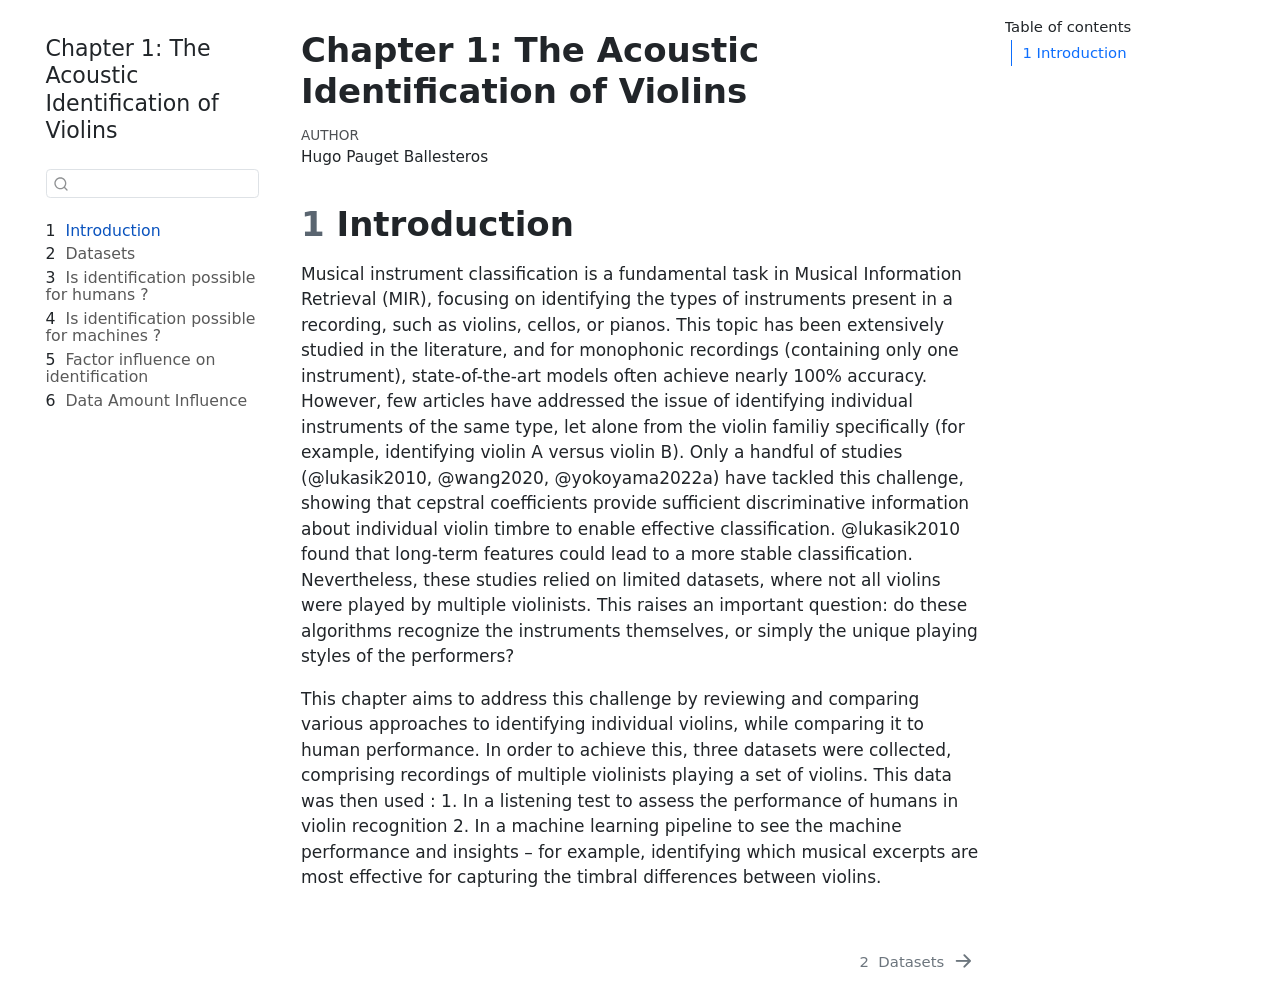
<file: docs/index.html>
<!DOCTYPE html>
<html xmlns="http://www.w3.org/1999/xhtml" lang="en" xml:lang="en"><head>

<meta charset="utf-8">
<meta name="generator" content="quarto-1.9.37">

<meta name="viewport" content="width=device-width, initial-scale=1.0, user-scalable=yes">

<meta name="author" content="Hugo Pauget Ballesteros">

<title>Chapter 1: The Acoustic Identification of Violins</title>
<style>
/* Default styles provided by pandoc.
** See https://pandoc.org/MANUAL.html#variables-for-html for config info.
*/
code{white-space: pre-wrap;}
span.smallcaps{font-variant: small-caps;}
div.columns{display: flex; gap: min(4vw, 1.5em);}
div.column{flex: auto; overflow-x: auto;}
div.hanging-indent{margin-left: 1.5em; text-indent: -1.5em;}
ul.task-list{list-style: none;}
ul.task-list li input[type="checkbox"] {
  width: 0.8em;
  margin: 0 0.8em 0.2em -1em; /* quarto-specific, see https://github.com/quarto-dev/quarto-cli/issues/4556 */ 
  vertical-align: middle;
}
</style>


<script src="site_libs/quarto-nav/quarto-nav.js"></script>
<script src="site_libs/quarto-nav/headroom.min.js"></script>
<script src="site_libs/clipboard/clipboard.min.js"></script>
<script src="site_libs/quarto-search/autocomplete.umd.js"></script>
<script src="site_libs/quarto-search/fuse.min.js"></script>
<script src="site_libs/quarto-search/quarto-search.js"></script>
<meta name="quarto:offset" content="./">
<link href="./materials.html" rel="next">
<script src="site_libs/quarto-html/quarto.js" type="module"></script>
<script src="site_libs/quarto-html/tabsets/tabsets.js" type="module"></script>
<script src="site_libs/quarto-html/popper.min.js"></script>
<script src="site_libs/quarto-html/tippy.umd.min.js"></script>
<script src="site_libs/quarto-html/anchor.min.js"></script>
<link href="site_libs/quarto-html/tippy.css" rel="stylesheet">
<link href="site_libs/quarto-html/quarto-syntax-highlighting-7f8f88aac4f3542376d5c11b86a4c14d.css" rel="stylesheet" id="quarto-text-highlighting-styles">
<script src="site_libs/bootstrap/bootstrap.min.js"></script>
<link href="site_libs/bootstrap/bootstrap-icons.css" rel="stylesheet">
<link href="site_libs/bootstrap/bootstrap-02ebb7cf4e6a27330e571e87d12b4c73.min.css" rel="stylesheet" append-hash="true" id="quarto-bootstrap" data-mode="light">
<script id="quarto-search-options" type="application/json">{
  "location": "sidebar",
  "copy-button": false,
  "collapse-after": 3,
  "panel-placement": "start",
  "type": "textbox",
  "limit": 50,
  "keyboard-shortcut": [
    "f",
    "/",
    "s"
  ],
  "show-item-context": false,
  "language": {
    "search-no-results-text": "No results",
    "search-matching-documents-text": "matching documents",
    "search-copy-link-title": "Copy link to search",
    "search-hide-matches-text": "Hide additional matches",
    "search-more-match-text": "more match in this document",
    "search-more-matches-text": "more matches in this document",
    "search-clear-button-title": "Clear",
    "search-text-placeholder": "",
    "search-detached-cancel-button-title": "Cancel",
    "search-submit-button-title": "Submit",
    "search-label": "Search"
  }
}</script>


</head>

<body class="nav-sidebar floating quarto-light">

<div id="quarto-search-results"></div>
  <header id="quarto-header" class="headroom fixed-top">
  <nav class="quarto-secondary-nav">
    <div class="container-fluid d-flex">
      <button type="button" class="quarto-btn-toggle btn" data-bs-toggle="collapse" role="button" data-bs-target=".quarto-sidebar-collapse-item" aria-controls="quarto-sidebar" aria-expanded="false" aria-label="Toggle sidebar navigation" onclick="if (window.quartoToggleHeadroom) { window.quartoToggleHeadroom(); }">
        <i class="bi bi-layout-text-sidebar-reverse"></i>
      </button>
        <nav class="quarto-page-breadcrumbs" aria-label="breadcrumb"><ol class="breadcrumb"><li class="breadcrumb-item"><a href="./index.html"><span class="chapter-number">1</span>&nbsp; <span class="chapter-title">Introduction</span></a></li></ol></nav>
        <a class="flex-grow-1" role="navigation" data-bs-toggle="collapse" data-bs-target=".quarto-sidebar-collapse-item" aria-controls="quarto-sidebar" aria-expanded="false" aria-label="Toggle sidebar navigation" onclick="if (window.quartoToggleHeadroom) { window.quartoToggleHeadroom(); }">      
        </a>
      <button type="button" class="btn quarto-search-button" aria-label="Search" onclick="window.quartoOpenSearch();">
        <i class="bi bi-search"></i>
      </button>
    </div>
  </nav>
</header>
<!-- content -->
<div id="quarto-content" class="quarto-container page-columns page-rows-contents page-layout-article">
<!-- sidebar -->
  <nav id="quarto-sidebar" class="sidebar collapse collapse-horizontal quarto-sidebar-collapse-item sidebar-navigation floating overflow-auto">
    <div class="pt-lg-2 mt-2 text-left sidebar-header">
    <div class="sidebar-title mb-0 py-0">
      <a href="./">Chapter 1: The Acoustic Identification of Violins</a> 
    </div>
      </div>
        <div class="mt-2 flex-shrink-0 align-items-center">
        <div class="sidebar-search">
        <div id="quarto-search" class="" title="Search"></div>
        </div>
        </div>
    <div class="sidebar-menu-container"> 
    <ul class="list-unstyled mt-1">
        <li class="sidebar-item">
  <div class="sidebar-item-container"> 
  <a href="./index.html" class="sidebar-item-text sidebar-link active">
 <span class="menu-text"><span class="chapter-number">1</span>&nbsp; <span class="chapter-title">Introduction</span></span></a>
  </div>
</li>
        <li class="sidebar-item">
  <div class="sidebar-item-container"> 
  <a href="./materials.html" class="sidebar-item-text sidebar-link">
 <span class="menu-text"><span class="chapter-number">2</span>&nbsp; <span class="chapter-title">Datasets</span></span></a>
  </div>
</li>
        <li class="sidebar-item">
  <div class="sidebar-item-container"> 
  <a href="./is-identification-possible-humans.html" class="sidebar-item-text sidebar-link">
 <span class="menu-text"><span class="chapter-number">3</span>&nbsp; <span class="chapter-title">Is identification possible for humans ?</span></span></a>
  </div>
</li>
        <li class="sidebar-item">
  <div class="sidebar-item-container"> 
  <a href="./is-identification-possible-machine.html" class="sidebar-item-text sidebar-link">
 <span class="menu-text"><span class="chapter-number">4</span>&nbsp; <span class="chapter-title">Is identification possible for machines ?</span></span></a>
  </div>
</li>
        <li class="sidebar-item">
  <div class="sidebar-item-container"> 
  <a href="./factor-influence.html" class="sidebar-item-text sidebar-link">
 <span class="menu-text"><span class="chapter-number">5</span>&nbsp; <span class="chapter-title">Factor influence on identification</span></span></a>
  </div>
</li>
        <li class="sidebar-item">
  <div class="sidebar-item-container"> 
  <a href="./data-amount-influence.html" class="sidebar-item-text sidebar-link">
 <span class="menu-text"><span class="chapter-number">6</span>&nbsp; <span class="chapter-title">Data Amount Influence</span></span></a>
  </div>
</li>
    </ul>
    </div>
</nav>
<div id="quarto-sidebar-glass" class="quarto-sidebar-collapse-item" data-bs-toggle="collapse" data-bs-target=".quarto-sidebar-collapse-item"></div>
<!-- margin-sidebar -->
    <div id="quarto-margin-sidebar" class="sidebar margin-sidebar">
        <nav id="TOC" role="doc-toc" class="toc-active">
    <h2 id="toc-title">Table of contents</h2>
   
  <ul>
  <li><a href="#introduction" id="toc-introduction" class="nav-link active" data-scroll-target="#introduction"><span class="header-section-number">1</span> Introduction</a></li>
  </ul>
</nav>
    </div>
<!-- main -->
<main class="content" id="quarto-document-content">

<header id="title-block-header" class="quarto-title-block default">
<div class="quarto-title">
<h1 class="title">Chapter 1: The Acoustic Identification of Violins</h1>
</div>



<div class="quarto-title-meta">

    <div>
    <div class="quarto-title-meta-heading">Author</div>
    <div class="quarto-title-meta-contents">
             <p>Hugo Pauget Ballesteros </p>
          </div>
  </div>
    
  
    
  </div>
  


</header>


<section id="introduction" class="level1" data-number="1">
<h1 data-number="1"><span class="header-section-number">1</span> Introduction</h1>
<p>Musical instrument classification is a fundamental task in Musical Information Retrieval (MIR), focusing on identifying the types of instruments present in a recording, such as violins, cellos, or pianos. This topic has been extensively studied in the literature, and for monophonic recordings (containing only one instrument), state-of-the-art models often achieve nearly 100% accuracy. However, few articles have addressed the issue of identifying individual instruments of the same type, let alone from the violin familiy specifically (for example, identifying violin A versus violin B). Only a handful of studies (<span class="citation" data-cites="lukasik2010">@lukasik2010</span>, <span class="citation" data-cites="wang2020">@wang2020</span>, <span class="citation" data-cites="yokoyama2022a">@yokoyama2022a</span>) have tackled this challenge, showing that cepstral coefficients provide sufficient discriminative information about individual violin timbre to enable effective classification. <span class="citation" data-cites="lukasik2010">@lukasik2010</span> found that long-term features could lead to a more stable classification. Nevertheless, these studies relied on limited datasets, where not all violins were played by multiple violinists. This raises an important question: do these algorithms recognize the instruments themselves, or simply the unique playing styles of the performers?</p>
<p>This chapter aims to address this challenge by reviewing and comparing various approaches to identifying individual violins, while comparing it to human performance. In order to achieve this, three datasets were collected, comprising recordings of multiple violinists playing a set of violins. This data was then used : 1. In a listening test to assess the performance of humans in violin recognition 2. In a machine learning pipeline to see the machine performance and insights – for example, identifying which musical excerpts are most effective for capturing the timbral differences between violins.</p>


</section>

</main> <!-- /main -->
<script id="quarto-html-after-body" type="application/javascript">
  window.document.addEventListener("DOMContentLoaded", function (event) {
    const icon = "";
    const anchorJS = new window.AnchorJS();
    anchorJS.options = {
      placement: 'right',
      icon: icon
    };
    anchorJS.add('.anchored');
    const isCodeAnnotation = (el) => {
      for (const clz of el.classList) {
        if (clz.startsWith('code-annotation-')) {                     
          return true;
        }
      }
      return false;
    }
    const onCopySuccess = function(e) {
      // button target
      const button = e.trigger;
      // don't keep focus
      button.blur();
      // flash "checked"
      button.classList.add('code-copy-button-checked');
      var currentTitle = button.getAttribute("title");
      button.setAttribute("title", "Copied!");
      let tooltip;
      if (window.bootstrap) {
        button.setAttribute("data-bs-toggle", "tooltip");
        button.setAttribute("data-bs-placement", "left");
        button.setAttribute("data-bs-title", "Copied!");
        tooltip = new bootstrap.Tooltip(button, 
          { trigger: "manual", 
            customClass: "code-copy-button-tooltip",
            offset: [0, -8]});
        tooltip.show();    
      }
      setTimeout(function() {
        if (tooltip) {
          tooltip.hide();
          button.removeAttribute("data-bs-title");
          button.removeAttribute("data-bs-toggle");
          button.removeAttribute("data-bs-placement");
        }
        button.setAttribute("title", currentTitle);
        button.classList.remove('code-copy-button-checked');
      }, 1000);
      // clear code selection
      e.clearSelection();
    }
    const getTextToCopy = function(trigger) {
      const outerScaffold = trigger.parentElement.cloneNode(true);
      const codeEl = outerScaffold.querySelector('code');
      for (const childEl of codeEl.children) {
        if (isCodeAnnotation(childEl)) {
          childEl.remove();
        }
      }
      return codeEl.innerText;
    }
    const clipboard = new window.ClipboardJS('.code-copy-button:not([data-in-quarto-modal])', {
      text: getTextToCopy
    });
    clipboard.on('success', onCopySuccess);
    if (window.document.getElementById('quarto-embedded-source-code-modal')) {
      const clipboardModal = new window.ClipboardJS('.code-copy-button[data-in-quarto-modal]', {
        text: getTextToCopy,
        container: window.document.getElementById('quarto-embedded-source-code-modal')
      });
      clipboardModal.on('success', onCopySuccess);
    }
      var localhostRegex = new RegExp(/^(?:http|https):\/\/localhost\:?[0-9]*\//);
      var mailtoRegex = new RegExp(/^mailto:/);
        var filterRegex = new RegExp('/' + window.location.host + '/');
      var isInternal = (href) => {
          return filterRegex.test(href) || localhostRegex.test(href) || mailtoRegex.test(href);
      }
      // Inspect non-navigation links and adorn them if external
     var links = window.document.querySelectorAll('a[href]:not(.nav-link):not(.navbar-brand):not(.toc-action):not(.sidebar-link):not(.sidebar-item-toggle):not(.pagination-link):not(.no-external):not([aria-hidden]):not(.dropdown-item):not(.quarto-navigation-tool):not(.about-link)');
      for (var i=0; i<links.length; i++) {
        const link = links[i];
        if (!isInternal(link.href)) {
          // undo the damage that might have been done by quarto-nav.js in the case of
          // links that we want to consider external
          if (link.dataset.originalHref !== undefined) {
            link.href = link.dataset.originalHref;
          }
        }
      }
    function tippyHover(el, contentFn, onTriggerFn, onUntriggerFn) {
      const config = {
        allowHTML: true,
        maxWidth: 500,
        delay: 100,
        arrow: false,
        appendTo: function(el) {
            return el.parentElement;
        },
        interactive: true,
        interactiveBorder: 10,
        theme: 'quarto',
        placement: 'bottom-start',
      };
      if (contentFn) {
        config.content = contentFn;
      }
      if (onTriggerFn) {
        config.onTrigger = onTriggerFn;
      }
      if (onUntriggerFn) {
        config.onUntrigger = onUntriggerFn;
      }
      window.tippy(el, config); 
    }
    const noterefs = window.document.querySelectorAll('a[role="doc-noteref"]');
    for (var i=0; i<noterefs.length; i++) {
      const ref = noterefs[i];
      tippyHover(ref, function() {
        // use id or data attribute instead here
        let href = ref.getAttribute('data-footnote-href') || ref.getAttribute('href');
        try { href = new URL(href).hash; } catch {}
        const id = href.replace(/^#\/?/, "");
        const note = window.document.getElementById(id);
        if (note) {
          return note.innerHTML;
        } else {
          return "";
        }
      });
    }
    const xrefs = window.document.querySelectorAll('a.quarto-xref');
    const processXRef = (id, note) => {
      // Strip column container classes
      const stripColumnClz = (el) => {
        el.classList.remove("page-full", "page-columns");
        if (el.children) {
          for (const child of el.children) {
            stripColumnClz(child);
          }
        }
      }
      stripColumnClz(note)
      if (id === null || id.startsWith('sec-')) {
        // Special case sections, only their first couple elements
        const container = document.createElement("div");
        if (note.children && note.children.length > 2) {
          container.appendChild(note.children[0].cloneNode(true));
          for (let i = 1; i < note.children.length; i++) {
            const child = note.children[i];
            if (child.tagName === "P" && child.innerText === "") {
              continue;
            } else {
              container.appendChild(child.cloneNode(true));
              break;
            }
          }
          if (window.Quarto?.typesetMath) {
            window.Quarto.typesetMath(container);
          }
          return container.innerHTML
        } else {
          if (window.Quarto?.typesetMath) {
            window.Quarto.typesetMath(note);
          }
          return note.innerHTML;
        }
      } else {
        // Remove any anchor links if they are present
        const anchorLink = note.querySelector('a.anchorjs-link');
        if (anchorLink) {
          anchorLink.remove();
        }
        if (window.Quarto?.typesetMath) {
          window.Quarto.typesetMath(note);
        }
        if (note.classList.contains("callout")) {
          return note.outerHTML;
        } else {
          return note.innerHTML;
        }
      }
    }
    for (var i=0; i<xrefs.length; i++) {
      const xref = xrefs[i];
      tippyHover(xref, undefined, function(instance) {
        instance.disable();
        let url = xref.getAttribute('href');
        let hash = undefined; 
        if (url.startsWith('#')) {
          hash = url;
        } else {
          try { hash = new URL(url).hash; } catch {}
        }
        if (hash) {
          const id = hash.replace(/^#\/?/, "");
          const note = window.document.getElementById(id);
          if (note !== null) {
            try {
              const html = processXRef(id, note.cloneNode(true));
              instance.setContent(html);
            } finally {
              instance.enable();
              instance.show();
            }
          } else {
            // See if we can fetch this
            fetch(url.split('#')[0])
            .then(res => res.text())
            .then(html => {
              const parser = new DOMParser();
              const htmlDoc = parser.parseFromString(html, "text/html");
              const note = htmlDoc.getElementById(id);
              if (note !== null) {
                const html = processXRef(id, note);
                instance.setContent(html);
              } 
            }).finally(() => {
              instance.enable();
              instance.show();
            });
          }
        } else {
          // See if we can fetch a full url (with no hash to target)
          // This is a special case and we should probably do some content thinning / targeting
          fetch(url)
          .then(res => res.text())
          .then(html => {
            const parser = new DOMParser();
            const htmlDoc = parser.parseFromString(html, "text/html");
            const note = htmlDoc.querySelector('main.content');
            if (note !== null) {
              // This should only happen for chapter cross references
              // (since there is no id in the URL)
              // remove the first header
              if (note.children.length > 0 && note.children[0].tagName === "HEADER") {
                note.children[0].remove();
              }
              const html = processXRef(null, note);
              instance.setContent(html);
            } 
          }).finally(() => {
            instance.enable();
            instance.show();
          });
        }
      }, function(instance) {
      });
    }
        let selectedAnnoteEl;
        const selectorForAnnotation = ( cell, annotation) => {
          let cellAttr = 'data-code-cell="' + cell + '"';
          let lineAttr = 'data-code-annotation="' +  annotation + '"';
          const selector = 'span[' + cellAttr + '][' + lineAttr + ']';
          return selector;
        }
        const selectCodeLines = (annoteEl) => {
          const doc = window.document;
          const targetCell = annoteEl.getAttribute("data-target-cell");
          const targetAnnotation = annoteEl.getAttribute("data-target-annotation");
          const annoteSpan = window.document.querySelector(selectorForAnnotation(targetCell, targetAnnotation));
          const lines = annoteSpan.getAttribute("data-code-lines").split(",");
          const lineIds = lines.map((line) => {
            return targetCell + "-" + line;
          })
          let top = null;
          let height = null;
          let parent = null;
          if (lineIds.length > 0) {
              //compute the position of the single el (top and bottom and make a div)
              const el = window.document.getElementById(lineIds[0]);
              top = el.offsetTop;
              height = el.offsetHeight;
              parent = el.parentElement.parentElement;
            if (lineIds.length > 1) {
              const lastEl = window.document.getElementById(lineIds[lineIds.length - 1]);
              const bottom = lastEl.offsetTop + lastEl.offsetHeight;
              height = bottom - top;
            }
            if (top !== null && height !== null && parent !== null) {
              // cook up a div (if necessary) and position it 
              let div = window.document.getElementById("code-annotation-line-highlight");
              if (div === null) {
                div = window.document.createElement("div");
                div.setAttribute("id", "code-annotation-line-highlight");
                div.style.position = 'absolute';
                parent.appendChild(div);
              }
              div.style.top = top - 2 + "px";
              div.style.height = height + 4 + "px";
              div.style.left = 0;
              let gutterDiv = window.document.getElementById("code-annotation-line-highlight-gutter");
              if (gutterDiv === null) {
                gutterDiv = window.document.createElement("div");
                gutterDiv.setAttribute("id", "code-annotation-line-highlight-gutter");
                gutterDiv.style.position = 'absolute';
                const codeCell = window.document.getElementById(targetCell);
                const gutter = codeCell.querySelector('.code-annotation-gutter');
                gutter.appendChild(gutterDiv);
              }
              gutterDiv.style.top = top - 2 + "px";
              gutterDiv.style.height = height + 4 + "px";
            }
            selectedAnnoteEl = annoteEl;
          }
        };
        const unselectCodeLines = () => {
          const elementsIds = ["code-annotation-line-highlight", "code-annotation-line-highlight-gutter"];
          elementsIds.forEach((elId) => {
            const div = window.document.getElementById(elId);
            if (div) {
              div.remove();
            }
          });
          selectedAnnoteEl = undefined;
        };
          // Handle positioning of the toggle
      window.addEventListener(
        "resize",
        throttle(() => {
          elRect = undefined;
          if (selectedAnnoteEl) {
            selectCodeLines(selectedAnnoteEl);
          }
        }, 10)
      );
      function throttle(fn, ms) {
      let throttle = false;
      let timer;
        return (...args) => {
          if(!throttle) { // first call gets through
              fn.apply(this, args);
              throttle = true;
          } else { // all the others get throttled
              if(timer) clearTimeout(timer); // cancel #2
              timer = setTimeout(() => {
                fn.apply(this, args);
                timer = throttle = false;
              }, ms);
          }
        };
      }
        // Attach click handler to the DT
        const annoteDls = window.document.querySelectorAll('dt[data-target-cell]');
        for (const annoteDlNode of annoteDls) {
          annoteDlNode.addEventListener('click', (event) => {
            const clickedEl = event.target;
            if (clickedEl !== selectedAnnoteEl) {
              unselectCodeLines();
              const activeEl = window.document.querySelector('dt[data-target-cell].code-annotation-active');
              if (activeEl) {
                activeEl.classList.remove('code-annotation-active');
              }
              selectCodeLines(clickedEl);
              clickedEl.classList.add('code-annotation-active');
            } else {
              // Unselect the line
              unselectCodeLines();
              clickedEl.classList.remove('code-annotation-active');
            }
          });
        }
    const findCites = (el) => {
      const parentEl = el.parentElement;
      if (parentEl) {
        const cites = parentEl.dataset.cites;
        if (cites) {
          return {
            el,
            cites: cites.split(' ')
          };
        } else {
          return findCites(el.parentElement)
        }
      } else {
        return undefined;
      }
    };
    var bibliorefs = window.document.querySelectorAll('a[role="doc-biblioref"]');
    for (var i=0; i<bibliorefs.length; i++) {
      const ref = bibliorefs[i];
      const citeInfo = findCites(ref);
      if (citeInfo) {
        tippyHover(citeInfo.el, function() {
          var popup = window.document.createElement('div');
          citeInfo.cites.forEach(function(cite) {
            var citeDiv = window.document.createElement('div');
            citeDiv.classList.add('hanging-indent');
            citeDiv.classList.add('csl-entry');
            var biblioDiv = window.document.getElementById('ref-' + cite);
            if (biblioDiv) {
              citeDiv.innerHTML = biblioDiv.innerHTML;
            }
            popup.appendChild(citeDiv);
          });
          return popup.innerHTML;
        });
      }
    }
  });
  </script>
<nav class="page-navigation">
  <div class="nav-page nav-page-previous">
  </div>
  <div class="nav-page nav-page-next">
      <a href="./materials.html" class="pagination-link" aria-label="Datasets">
        <span class="nav-page-text"><span class="chapter-number">2</span>&nbsp; <span class="chapter-title">Datasets</span></span> <i class="bi bi-arrow-right-short"></i>
      </a>
  </div>
</nav>
</div> <!-- /content -->




</body></html>
</file>
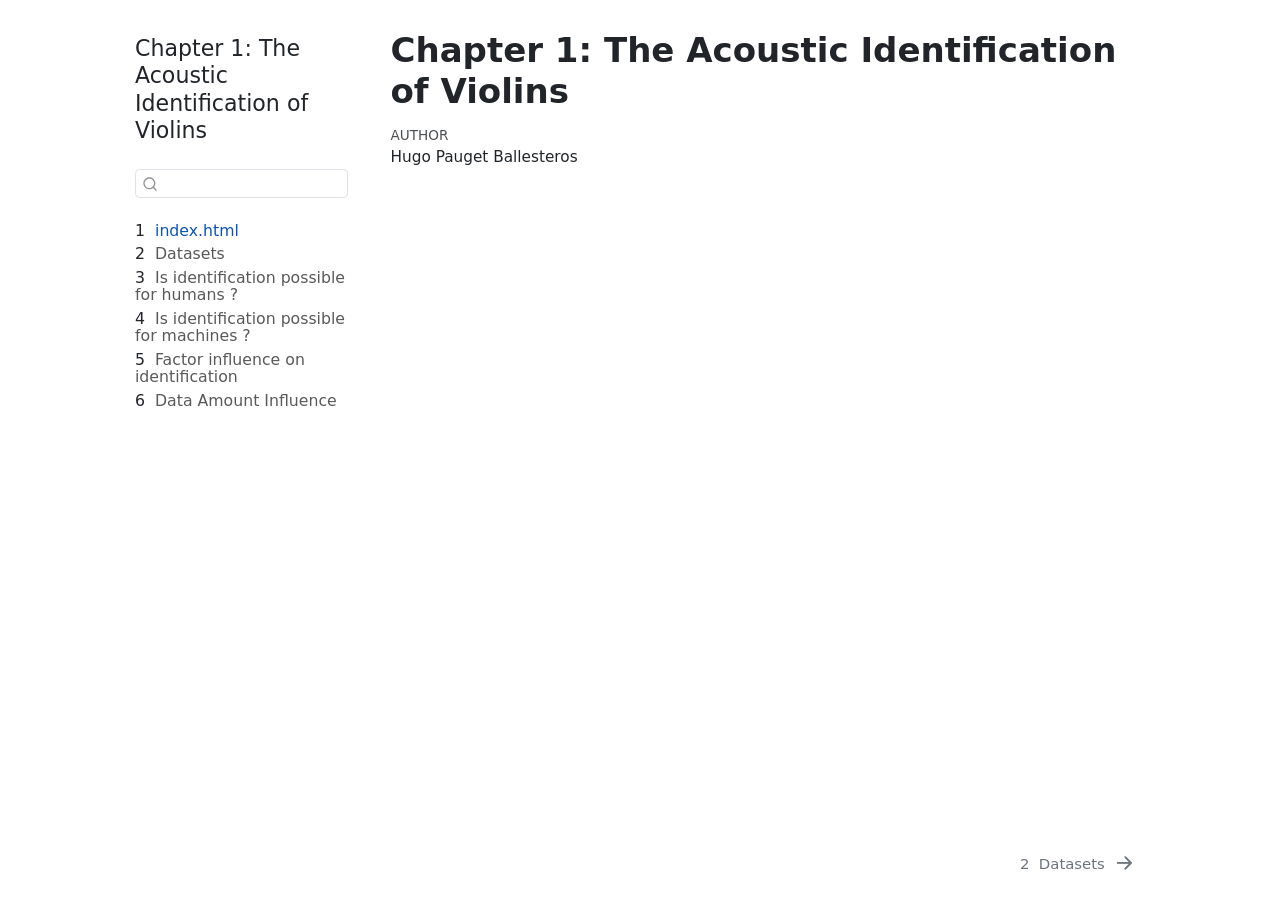
<file: reports/_output/index.html>
<!DOCTYPE html>
<html xmlns="http://www.w3.org/1999/xhtml" lang="en" xml:lang="en"><head>

<meta charset="utf-8">
<meta name="generator" content="quarto-1.9.37">

<meta name="viewport" content="width=device-width, initial-scale=1.0, user-scalable=yes">

<meta name="author" content="Hugo Pauget Ballesteros">

<title>Chapter 1: The Acoustic Identification of Violins</title>
<style>
/* Default styles provided by pandoc.
** See https://pandoc.org/MANUAL.html#variables-for-html for config info.
*/
code{white-space: pre-wrap;}
span.smallcaps{font-variant: small-caps;}
div.columns{display: flex; gap: min(4vw, 1.5em);}
div.column{flex: auto; overflow-x: auto;}
div.hanging-indent{margin-left: 1.5em; text-indent: -1.5em;}
ul.task-list{list-style: none;}
ul.task-list li input[type="checkbox"] {
  width: 0.8em;
  margin: 0 0.8em 0.2em -1em; /* quarto-specific, see https://github.com/quarto-dev/quarto-cli/issues/4556 */ 
  vertical-align: middle;
}
</style>


<script src="site_libs/quarto-nav/quarto-nav.js"></script>
<script src="site_libs/quarto-nav/headroom.min.js"></script>
<script src="site_libs/clipboard/clipboard.min.js"></script>
<script src="site_libs/quarto-search/autocomplete.umd.js"></script>
<script src="site_libs/quarto-search/fuse.min.js"></script>
<script src="site_libs/quarto-search/quarto-search.js"></script>
<meta name="quarto:offset" content="./">
<link href="./materials.html" rel="next">
<script src="site_libs/quarto-html/quarto.js" type="module"></script>
<script src="site_libs/quarto-html/tabsets/tabsets.js" type="module"></script>
<script src="site_libs/quarto-html/popper.min.js"></script>
<script src="site_libs/quarto-html/tippy.umd.min.js"></script>
<script src="site_libs/quarto-html/anchor.min.js"></script>
<link href="site_libs/quarto-html/tippy.css" rel="stylesheet">
<link href="site_libs/quarto-html/quarto-syntax-highlighting-7f8f88aac4f3542376d5c11b86a4c14d.css" rel="stylesheet" id="quarto-text-highlighting-styles">
<script src="site_libs/bootstrap/bootstrap.min.js"></script>
<link href="site_libs/bootstrap/bootstrap-icons.css" rel="stylesheet">
<link href="site_libs/bootstrap/bootstrap-02ebb7cf4e6a27330e571e87d12b4c73.min.css" rel="stylesheet" append-hash="true" id="quarto-bootstrap" data-mode="light">
<script id="quarto-search-options" type="application/json">{
  "location": "sidebar",
  "copy-button": false,
  "collapse-after": 3,
  "panel-placement": "start",
  "type": "textbox",
  "limit": 50,
  "keyboard-shortcut": [
    "f",
    "/",
    "s"
  ],
  "show-item-context": false,
  "language": {
    "search-no-results-text": "No results",
    "search-matching-documents-text": "matching documents",
    "search-copy-link-title": "Copy link to search",
    "search-hide-matches-text": "Hide additional matches",
    "search-more-match-text": "more match in this document",
    "search-more-matches-text": "more matches in this document",
    "search-clear-button-title": "Clear",
    "search-text-placeholder": "",
    "search-detached-cancel-button-title": "Cancel",
    "search-submit-button-title": "Submit",
    "search-label": "Search"
  }
}</script>


</head>

<body class="nav-sidebar floating fullcontent quarto-light">

<div id="quarto-search-results"></div>
  <header id="quarto-header" class="headroom fixed-top">
  <nav class="quarto-secondary-nav">
    <div class="container-fluid d-flex">
      <button type="button" class="quarto-btn-toggle btn" data-bs-toggle="collapse" role="button" data-bs-target=".quarto-sidebar-collapse-item" aria-controls="quarto-sidebar" aria-expanded="false" aria-label="Toggle sidebar navigation" onclick="if (window.quartoToggleHeadroom) { window.quartoToggleHeadroom(); }">
        <i class="bi bi-layout-text-sidebar-reverse"></i>
      </button>
        <nav class="quarto-page-breadcrumbs" aria-label="breadcrumb"><ol class="breadcrumb"><li class="breadcrumb-item"><a href="./index.html"><span class="chapter-number">1</span>&nbsp; <span class="chapter-title">index.html</span></a></li></ol></nav>
        <a class="flex-grow-1" role="navigation" data-bs-toggle="collapse" data-bs-target=".quarto-sidebar-collapse-item" aria-controls="quarto-sidebar" aria-expanded="false" aria-label="Toggle sidebar navigation" onclick="if (window.quartoToggleHeadroom) { window.quartoToggleHeadroom(); }">      
        </a>
      <button type="button" class="btn quarto-search-button" aria-label="Search" onclick="window.quartoOpenSearch();">
        <i class="bi bi-search"></i>
      </button>
    </div>
  </nav>
</header>
<!-- content -->
<div id="quarto-content" class="quarto-container page-columns page-rows-contents page-layout-article">
<!-- sidebar -->
  <nav id="quarto-sidebar" class="sidebar collapse collapse-horizontal quarto-sidebar-collapse-item sidebar-navigation floating overflow-auto">
    <div class="pt-lg-2 mt-2 text-left sidebar-header">
    <div class="sidebar-title mb-0 py-0">
      <a href="./">Chapter 1: The Acoustic Identification of Violins</a> 
    </div>
      </div>
        <div class="mt-2 flex-shrink-0 align-items-center">
        <div class="sidebar-search">
        <div id="quarto-search" class="" title="Search"></div>
        </div>
        </div>
    <div class="sidebar-menu-container"> 
    <ul class="list-unstyled mt-1">
        <li class="sidebar-item">
  <div class="sidebar-item-container"> 
  <a href="./index.html" class="sidebar-item-text sidebar-link active">
 <span class="menu-text"><span class="chapter-number">1</span>&nbsp; <span class="chapter-title">index.html</span></span></a>
  </div>
</li>
        <li class="sidebar-item">
  <div class="sidebar-item-container"> 
  <a href="./materials.html" class="sidebar-item-text sidebar-link">
 <span class="menu-text"><span class="chapter-number">2</span>&nbsp; <span class="chapter-title">Datasets</span></span></a>
  </div>
</li>
        <li class="sidebar-item">
  <div class="sidebar-item-container"> 
  <a href="./is-identification-possible-humans.html" class="sidebar-item-text sidebar-link">
 <span class="menu-text"><span class="chapter-number">3</span>&nbsp; <span class="chapter-title">Is identification possible for humans ?</span></span></a>
  </div>
</li>
        <li class="sidebar-item">
  <div class="sidebar-item-container"> 
  <a href="./is-identification-possible-machine.html" class="sidebar-item-text sidebar-link">
 <span class="menu-text"><span class="chapter-number">4</span>&nbsp; <span class="chapter-title">Is identification possible for machines ?</span></span></a>
  </div>
</li>
        <li class="sidebar-item">
  <div class="sidebar-item-container"> 
  <a href="./factor-influence.html" class="sidebar-item-text sidebar-link">
 <span class="menu-text"><span class="chapter-number">5</span>&nbsp; <span class="chapter-title">Factor influence on identification</span></span></a>
  </div>
</li>
        <li class="sidebar-item">
  <div class="sidebar-item-container"> 
  <a href="./data-amount-influence.html" class="sidebar-item-text sidebar-link">
 <span class="menu-text"><span class="chapter-number">6</span>&nbsp; <span class="chapter-title">Data Amount Influence</span></span></a>
  </div>
</li>
    </ul>
    </div>
</nav>
<div id="quarto-sidebar-glass" class="quarto-sidebar-collapse-item" data-bs-toggle="collapse" data-bs-target=".quarto-sidebar-collapse-item"></div>
<!-- margin-sidebar -->
    
<!-- main -->
<main class="content" id="quarto-document-content">

<header id="title-block-header" class="quarto-title-block default">
<div class="quarto-title">
<h1 class="title">Chapter 1: The Acoustic Identification of Violins</h1>
</div>



<div class="quarto-title-meta">

    <div>
    <div class="quarto-title-meta-heading">Author</div>
    <div class="quarto-title-meta-contents">
             <p>Hugo Pauget Ballesteros </p>
          </div>
  </div>
    
  
    
  </div>
  


</header>





</main> <!-- /main -->
<script id="quarto-html-after-body" type="application/javascript">
  window.document.addEventListener("DOMContentLoaded", function (event) {
    const icon = "";
    const anchorJS = new window.AnchorJS();
    anchorJS.options = {
      placement: 'right',
      icon: icon
    };
    anchorJS.add('.anchored');
    const isCodeAnnotation = (el) => {
      for (const clz of el.classList) {
        if (clz.startsWith('code-annotation-')) {                     
          return true;
        }
      }
      return false;
    }
    const onCopySuccess = function(e) {
      // button target
      const button = e.trigger;
      // don't keep focus
      button.blur();
      // flash "checked"
      button.classList.add('code-copy-button-checked');
      var currentTitle = button.getAttribute("title");
      button.setAttribute("title", "Copied!");
      let tooltip;
      if (window.bootstrap) {
        button.setAttribute("data-bs-toggle", "tooltip");
        button.setAttribute("data-bs-placement", "left");
        button.setAttribute("data-bs-title", "Copied!");
        tooltip = new bootstrap.Tooltip(button, 
          { trigger: "manual", 
            customClass: "code-copy-button-tooltip",
            offset: [0, -8]});
        tooltip.show();    
      }
      setTimeout(function() {
        if (tooltip) {
          tooltip.hide();
          button.removeAttribute("data-bs-title");
          button.removeAttribute("data-bs-toggle");
          button.removeAttribute("data-bs-placement");
        }
        button.setAttribute("title", currentTitle);
        button.classList.remove('code-copy-button-checked');
      }, 1000);
      // clear code selection
      e.clearSelection();
    }
    const getTextToCopy = function(trigger) {
      const outerScaffold = trigger.parentElement.cloneNode(true);
      const codeEl = outerScaffold.querySelector('code');
      for (const childEl of codeEl.children) {
        if (isCodeAnnotation(childEl)) {
          childEl.remove();
        }
      }
      return codeEl.innerText;
    }
    const clipboard = new window.ClipboardJS('.code-copy-button:not([data-in-quarto-modal])', {
      text: getTextToCopy
    });
    clipboard.on('success', onCopySuccess);
    if (window.document.getElementById('quarto-embedded-source-code-modal')) {
      const clipboardModal = new window.ClipboardJS('.code-copy-button[data-in-quarto-modal]', {
        text: getTextToCopy,
        container: window.document.getElementById('quarto-embedded-source-code-modal')
      });
      clipboardModal.on('success', onCopySuccess);
    }
      var localhostRegex = new RegExp(/^(?:http|https):\/\/localhost\:?[0-9]*\//);
      var mailtoRegex = new RegExp(/^mailto:/);
        var filterRegex = new RegExp('/' + window.location.host + '/');
      var isInternal = (href) => {
          return filterRegex.test(href) || localhostRegex.test(href) || mailtoRegex.test(href);
      }
      // Inspect non-navigation links and adorn them if external
     var links = window.document.querySelectorAll('a[href]:not(.nav-link):not(.navbar-brand):not(.toc-action):not(.sidebar-link):not(.sidebar-item-toggle):not(.pagination-link):not(.no-external):not([aria-hidden]):not(.dropdown-item):not(.quarto-navigation-tool):not(.about-link)');
      for (var i=0; i<links.length; i++) {
        const link = links[i];
        if (!isInternal(link.href)) {
          // undo the damage that might have been done by quarto-nav.js in the case of
          // links that we want to consider external
          if (link.dataset.originalHref !== undefined) {
            link.href = link.dataset.originalHref;
          }
        }
      }
    function tippyHover(el, contentFn, onTriggerFn, onUntriggerFn) {
      const config = {
        allowHTML: true,
        maxWidth: 500,
        delay: 100,
        arrow: false,
        appendTo: function(el) {
            return el.parentElement;
        },
        interactive: true,
        interactiveBorder: 10,
        theme: 'quarto',
        placement: 'bottom-start',
      };
      if (contentFn) {
        config.content = contentFn;
      }
      if (onTriggerFn) {
        config.onTrigger = onTriggerFn;
      }
      if (onUntriggerFn) {
        config.onUntrigger = onUntriggerFn;
      }
      window.tippy(el, config); 
    }
    const noterefs = window.document.querySelectorAll('a[role="doc-noteref"]');
    for (var i=0; i<noterefs.length; i++) {
      const ref = noterefs[i];
      tippyHover(ref, function() {
        // use id or data attribute instead here
        let href = ref.getAttribute('data-footnote-href') || ref.getAttribute('href');
        try { href = new URL(href).hash; } catch {}
        const id = href.replace(/^#\/?/, "");
        const note = window.document.getElementById(id);
        if (note) {
          return note.innerHTML;
        } else {
          return "";
        }
      });
    }
    const xrefs = window.document.querySelectorAll('a.quarto-xref');
    const processXRef = (id, note) => {
      // Strip column container classes
      const stripColumnClz = (el) => {
        el.classList.remove("page-full", "page-columns");
        if (el.children) {
          for (const child of el.children) {
            stripColumnClz(child);
          }
        }
      }
      stripColumnClz(note)
      if (id === null || id.startsWith('sec-')) {
        // Special case sections, only their first couple elements
        const container = document.createElement("div");
        if (note.children && note.children.length > 2) {
          container.appendChild(note.children[0].cloneNode(true));
          for (let i = 1; i < note.children.length; i++) {
            const child = note.children[i];
            if (child.tagName === "P" && child.innerText === "") {
              continue;
            } else {
              container.appendChild(child.cloneNode(true));
              break;
            }
          }
          if (window.Quarto?.typesetMath) {
            window.Quarto.typesetMath(container);
          }
          return container.innerHTML
        } else {
          if (window.Quarto?.typesetMath) {
            window.Quarto.typesetMath(note);
          }
          return note.innerHTML;
        }
      } else {
        // Remove any anchor links if they are present
        const anchorLink = note.querySelector('a.anchorjs-link');
        if (anchorLink) {
          anchorLink.remove();
        }
        if (window.Quarto?.typesetMath) {
          window.Quarto.typesetMath(note);
        }
        if (note.classList.contains("callout")) {
          return note.outerHTML;
        } else {
          return note.innerHTML;
        }
      }
    }
    for (var i=0; i<xrefs.length; i++) {
      const xref = xrefs[i];
      tippyHover(xref, undefined, function(instance) {
        instance.disable();
        let url = xref.getAttribute('href');
        let hash = undefined; 
        if (url.startsWith('#')) {
          hash = url;
        } else {
          try { hash = new URL(url).hash; } catch {}
        }
        if (hash) {
          const id = hash.replace(/^#\/?/, "");
          const note = window.document.getElementById(id);
          if (note !== null) {
            try {
              const html = processXRef(id, note.cloneNode(true));
              instance.setContent(html);
            } finally {
              instance.enable();
              instance.show();
            }
          } else {
            // See if we can fetch this
            fetch(url.split('#')[0])
            .then(res => res.text())
            .then(html => {
              const parser = new DOMParser();
              const htmlDoc = parser.parseFromString(html, "text/html");
              const note = htmlDoc.getElementById(id);
              if (note !== null) {
                const html = processXRef(id, note);
                instance.setContent(html);
              } 
            }).finally(() => {
              instance.enable();
              instance.show();
            });
          }
        } else {
          // See if we can fetch a full url (with no hash to target)
          // This is a special case and we should probably do some content thinning / targeting
          fetch(url)
          .then(res => res.text())
          .then(html => {
            const parser = new DOMParser();
            const htmlDoc = parser.parseFromString(html, "text/html");
            const note = htmlDoc.querySelector('main.content');
            if (note !== null) {
              // This should only happen for chapter cross references
              // (since there is no id in the URL)
              // remove the first header
              if (note.children.length > 0 && note.children[0].tagName === "HEADER") {
                note.children[0].remove();
              }
              const html = processXRef(null, note);
              instance.setContent(html);
            } 
          }).finally(() => {
            instance.enable();
            instance.show();
          });
        }
      }, function(instance) {
      });
    }
        let selectedAnnoteEl;
        const selectorForAnnotation = ( cell, annotation) => {
          let cellAttr = 'data-code-cell="' + cell + '"';
          let lineAttr = 'data-code-annotation="' +  annotation + '"';
          const selector = 'span[' + cellAttr + '][' + lineAttr + ']';
          return selector;
        }
        const selectCodeLines = (annoteEl) => {
          const doc = window.document;
          const targetCell = annoteEl.getAttribute("data-target-cell");
          const targetAnnotation = annoteEl.getAttribute("data-target-annotation");
          const annoteSpan = window.document.querySelector(selectorForAnnotation(targetCell, targetAnnotation));
          const lines = annoteSpan.getAttribute("data-code-lines").split(",");
          const lineIds = lines.map((line) => {
            return targetCell + "-" + line;
          })
          let top = null;
          let height = null;
          let parent = null;
          if (lineIds.length > 0) {
              //compute the position of the single el (top and bottom and make a div)
              const el = window.document.getElementById(lineIds[0]);
              top = el.offsetTop;
              height = el.offsetHeight;
              parent = el.parentElement.parentElement;
            if (lineIds.length > 1) {
              const lastEl = window.document.getElementById(lineIds[lineIds.length - 1]);
              const bottom = lastEl.offsetTop + lastEl.offsetHeight;
              height = bottom - top;
            }
            if (top !== null && height !== null && parent !== null) {
              // cook up a div (if necessary) and position it 
              let div = window.document.getElementById("code-annotation-line-highlight");
              if (div === null) {
                div = window.document.createElement("div");
                div.setAttribute("id", "code-annotation-line-highlight");
                div.style.position = 'absolute';
                parent.appendChild(div);
              }
              div.style.top = top - 2 + "px";
              div.style.height = height + 4 + "px";
              div.style.left = 0;
              let gutterDiv = window.document.getElementById("code-annotation-line-highlight-gutter");
              if (gutterDiv === null) {
                gutterDiv = window.document.createElement("div");
                gutterDiv.setAttribute("id", "code-annotation-line-highlight-gutter");
                gutterDiv.style.position = 'absolute';
                const codeCell = window.document.getElementById(targetCell);
                const gutter = codeCell.querySelector('.code-annotation-gutter');
                gutter.appendChild(gutterDiv);
              }
              gutterDiv.style.top = top - 2 + "px";
              gutterDiv.style.height = height + 4 + "px";
            }
            selectedAnnoteEl = annoteEl;
          }
        };
        const unselectCodeLines = () => {
          const elementsIds = ["code-annotation-line-highlight", "code-annotation-line-highlight-gutter"];
          elementsIds.forEach((elId) => {
            const div = window.document.getElementById(elId);
            if (div) {
              div.remove();
            }
          });
          selectedAnnoteEl = undefined;
        };
          // Handle positioning of the toggle
      window.addEventListener(
        "resize",
        throttle(() => {
          elRect = undefined;
          if (selectedAnnoteEl) {
            selectCodeLines(selectedAnnoteEl);
          }
        }, 10)
      );
      function throttle(fn, ms) {
      let throttle = false;
      let timer;
        return (...args) => {
          if(!throttle) { // first call gets through
              fn.apply(this, args);
              throttle = true;
          } else { // all the others get throttled
              if(timer) clearTimeout(timer); // cancel #2
              timer = setTimeout(() => {
                fn.apply(this, args);
                timer = throttle = false;
              }, ms);
          }
        };
      }
        // Attach click handler to the DT
        const annoteDls = window.document.querySelectorAll('dt[data-target-cell]');
        for (const annoteDlNode of annoteDls) {
          annoteDlNode.addEventListener('click', (event) => {
            const clickedEl = event.target;
            if (clickedEl !== selectedAnnoteEl) {
              unselectCodeLines();
              const activeEl = window.document.querySelector('dt[data-target-cell].code-annotation-active');
              if (activeEl) {
                activeEl.classList.remove('code-annotation-active');
              }
              selectCodeLines(clickedEl);
              clickedEl.classList.add('code-annotation-active');
            } else {
              // Unselect the line
              unselectCodeLines();
              clickedEl.classList.remove('code-annotation-active');
            }
          });
        }
    const findCites = (el) => {
      const parentEl = el.parentElement;
      if (parentEl) {
        const cites = parentEl.dataset.cites;
        if (cites) {
          return {
            el,
            cites: cites.split(' ')
          };
        } else {
          return findCites(el.parentElement)
        }
      } else {
        return undefined;
      }
    };
    var bibliorefs = window.document.querySelectorAll('a[role="doc-biblioref"]');
    for (var i=0; i<bibliorefs.length; i++) {
      const ref = bibliorefs[i];
      const citeInfo = findCites(ref);
      if (citeInfo) {
        tippyHover(citeInfo.el, function() {
          var popup = window.document.createElement('div');
          citeInfo.cites.forEach(function(cite) {
            var citeDiv = window.document.createElement('div');
            citeDiv.classList.add('hanging-indent');
            citeDiv.classList.add('csl-entry');
            var biblioDiv = window.document.getElementById('ref-' + cite);
            if (biblioDiv) {
              citeDiv.innerHTML = biblioDiv.innerHTML;
            }
            popup.appendChild(citeDiv);
          });
          return popup.innerHTML;
        });
      }
    }
  });
  </script>
<nav class="page-navigation">
  <div class="nav-page nav-page-previous">
  </div>
  <div class="nav-page nav-page-next">
      <a href="./materials.html" class="pagination-link" aria-label="Datasets">
        <span class="nav-page-text"><span class="chapter-number">2</span>&nbsp; <span class="chapter-title">Datasets</span></span> <i class="bi bi-arrow-right-short"></i>
      </a>
  </div>
</nav>
</div> <!-- /content -->




</body></html>
</file>
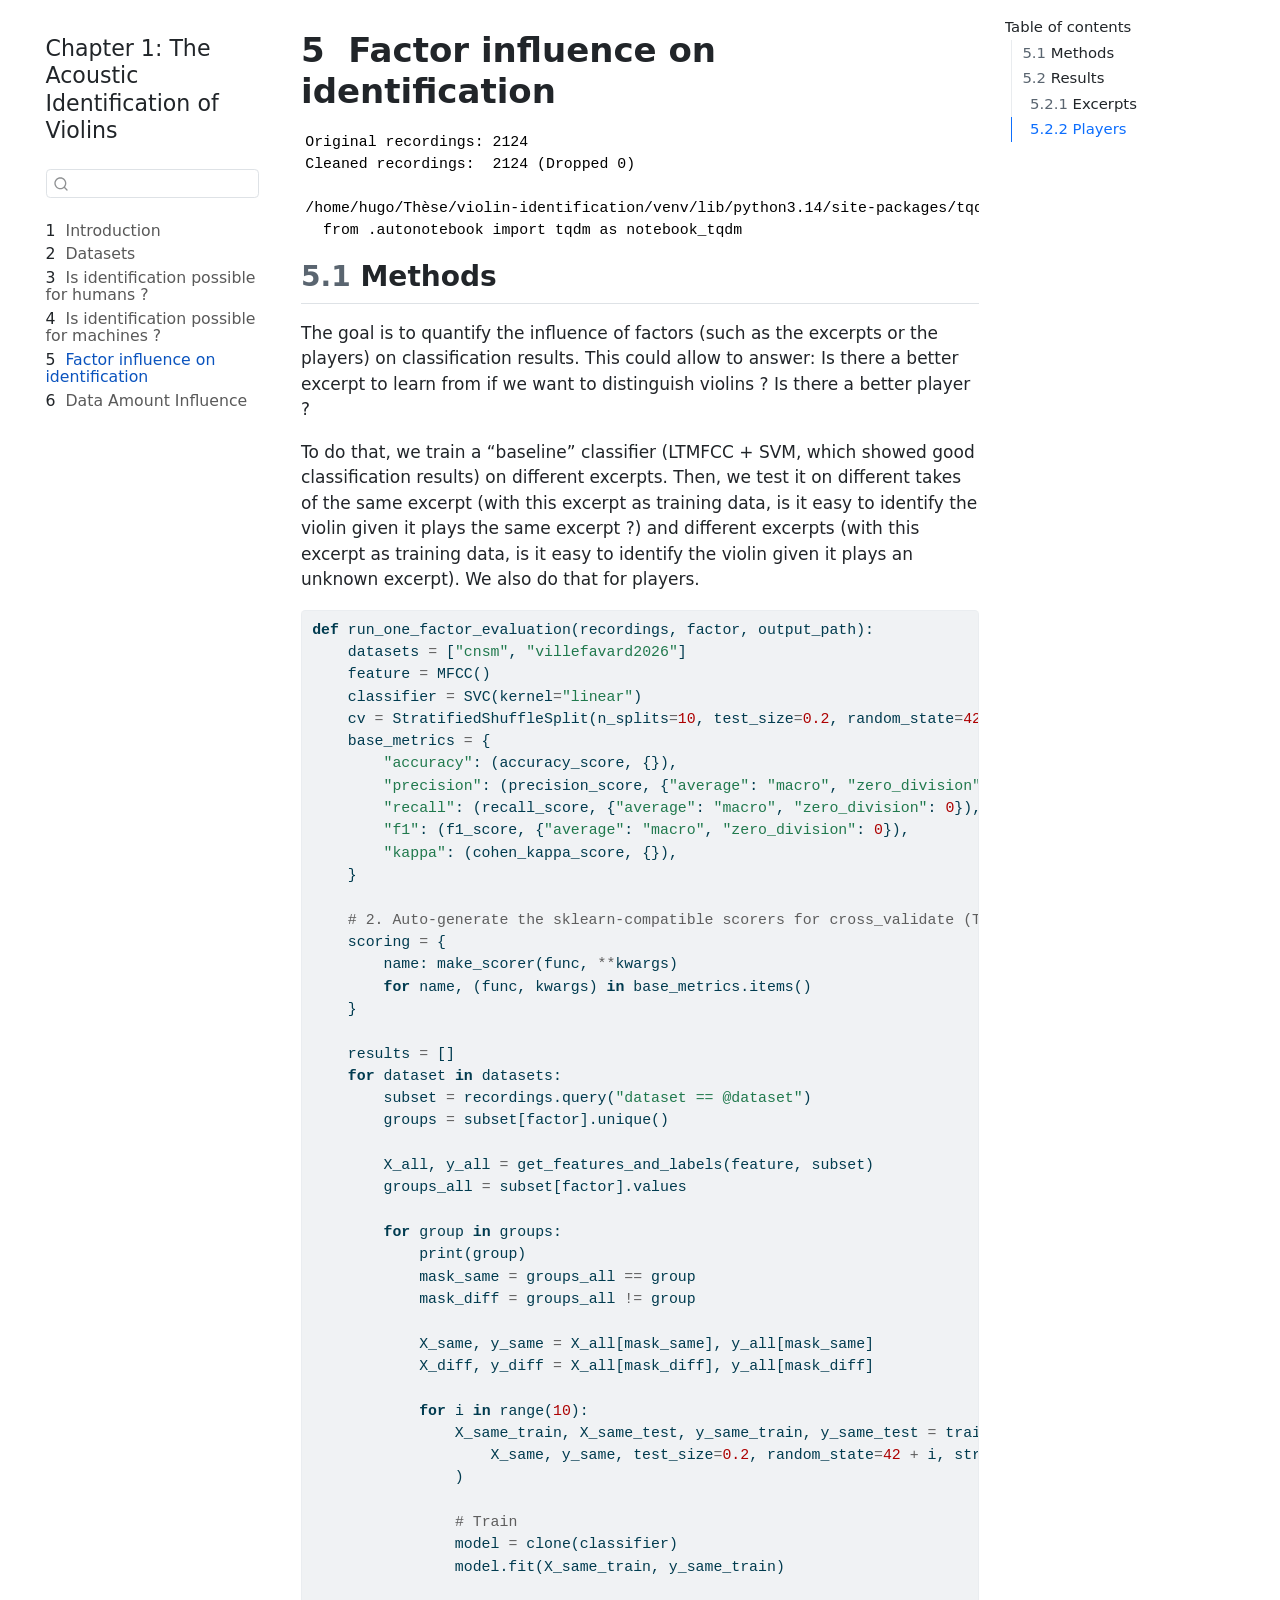
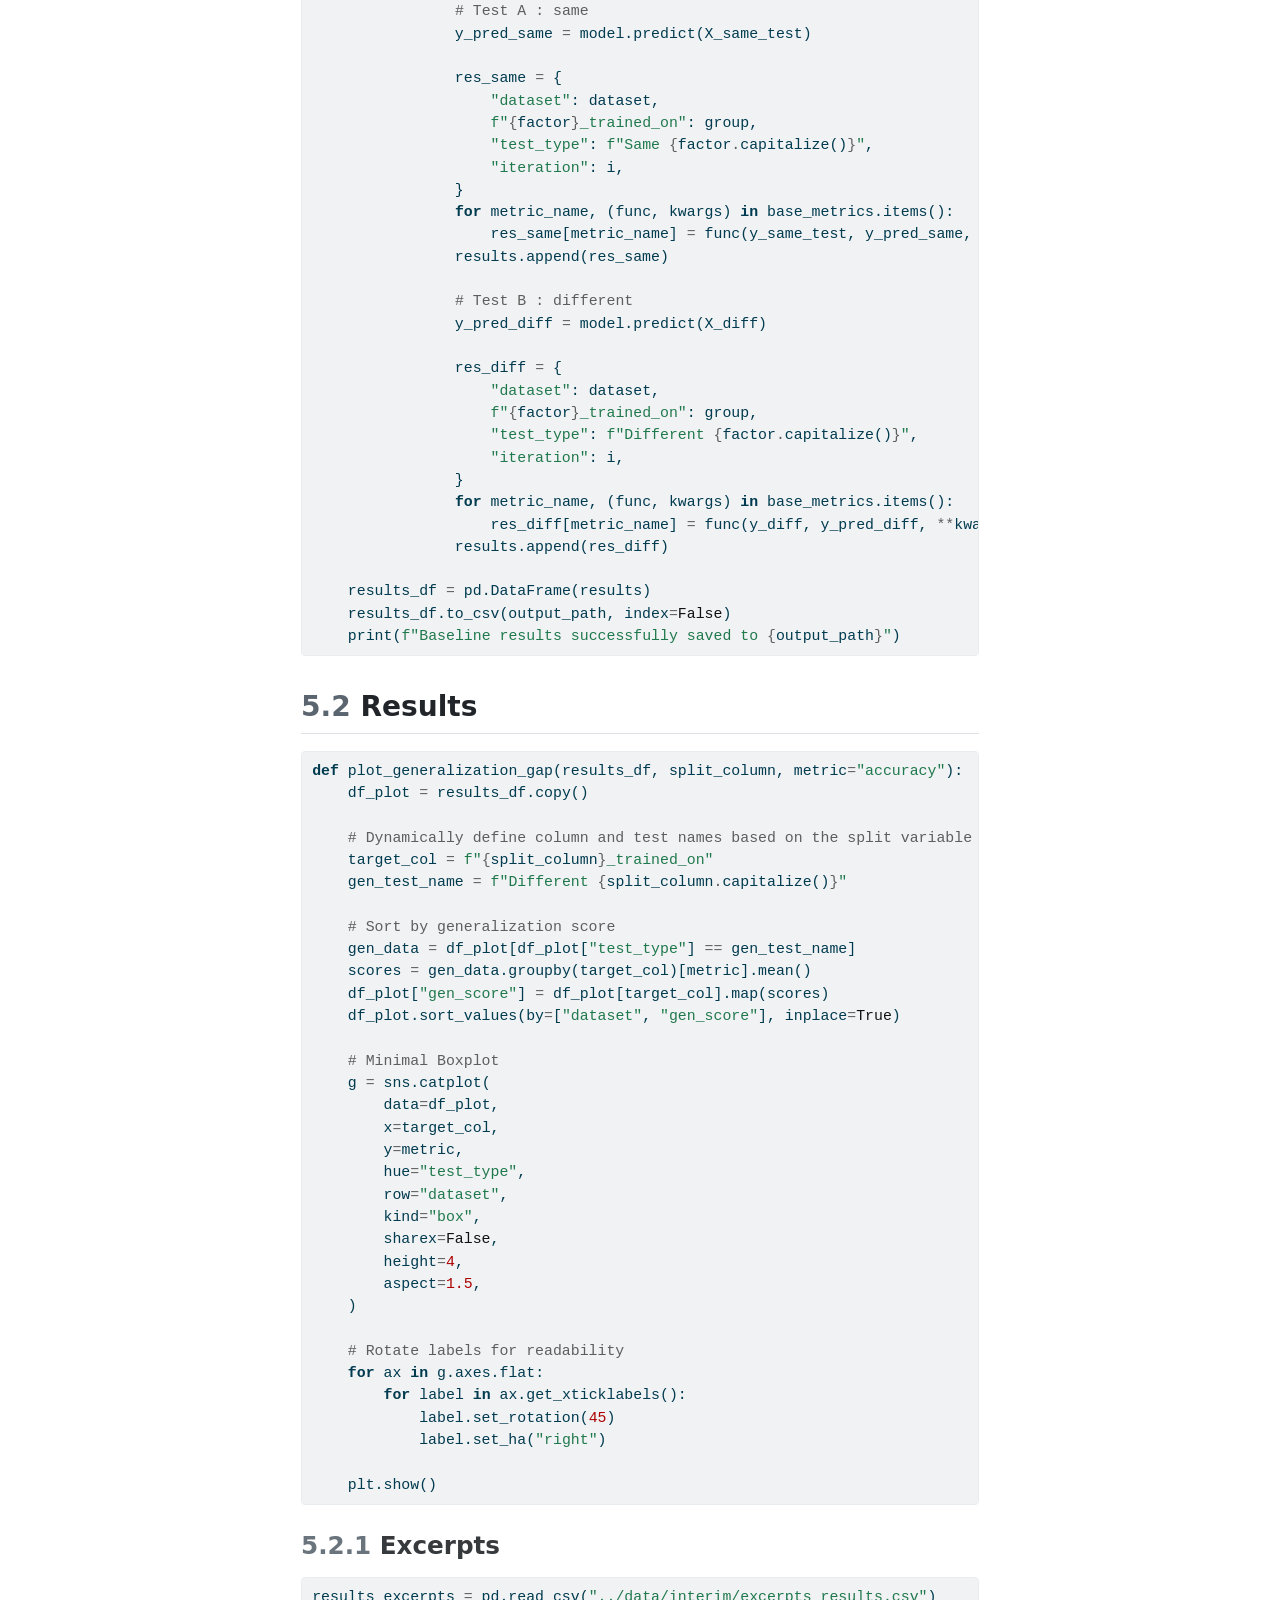
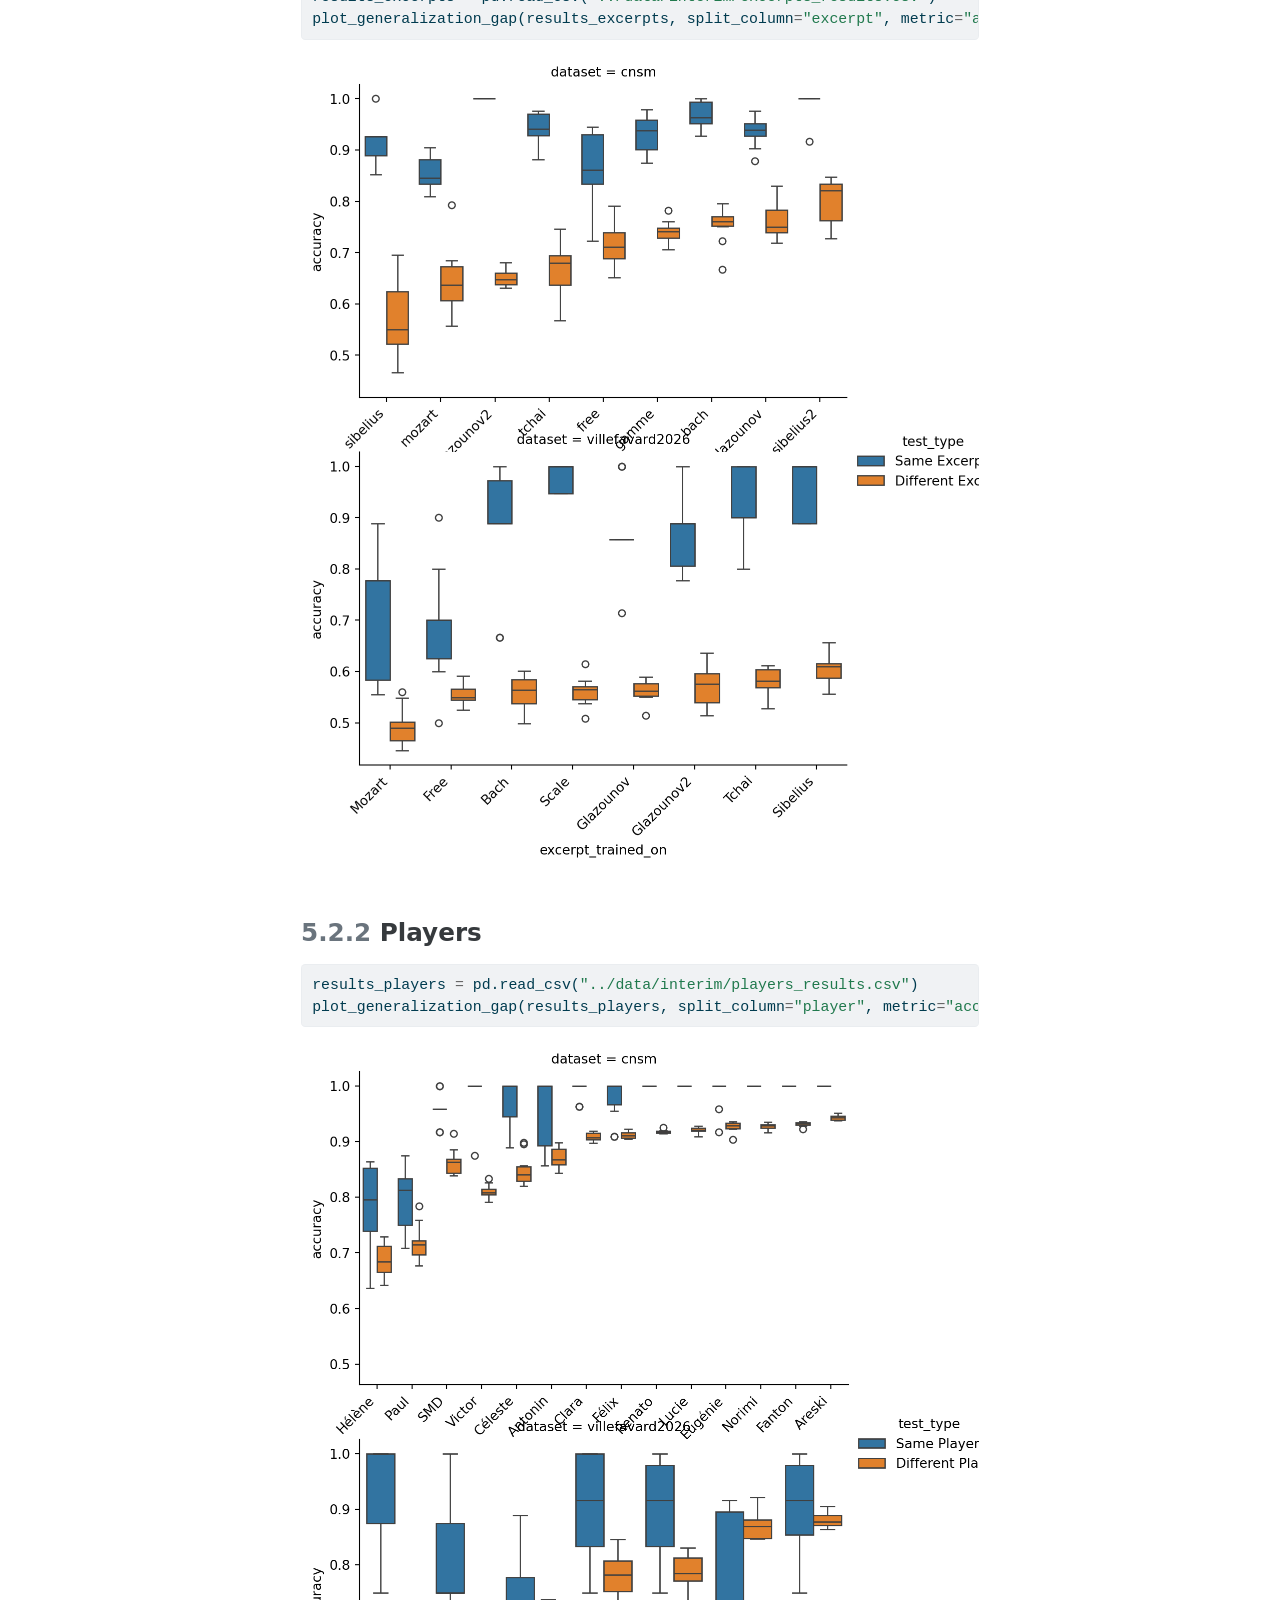
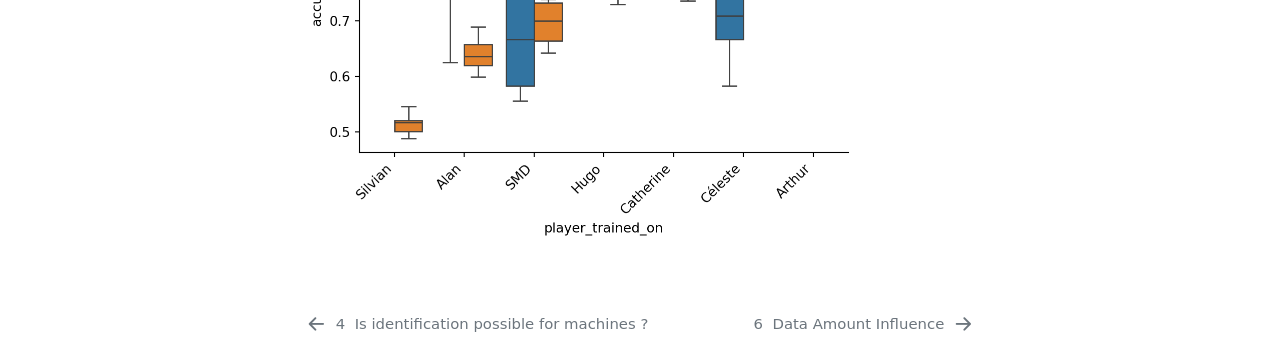
<file: docs/factor-influence.html>
<!DOCTYPE html>
<html xmlns="http://www.w3.org/1999/xhtml" lang="en" xml:lang="en"><head>

<meta charset="utf-8">
<meta name="generator" content="quarto-1.9.37">

<meta name="viewport" content="width=device-width, initial-scale=1.0, user-scalable=yes">


<title>5&nbsp; Factor influence on identification – Chapter 1: The Acoustic Identification of Violins</title>
<style>
/* Default styles provided by pandoc.
** See https://pandoc.org/MANUAL.html#variables-for-html for config info.
*/
code{white-space: pre-wrap;}
span.smallcaps{font-variant: small-caps;}
div.columns{display: flex; gap: min(4vw, 1.5em);}
div.column{flex: auto; overflow-x: auto;}
div.hanging-indent{margin-left: 1.5em; text-indent: -1.5em;}
ul.task-list{list-style: none;}
ul.task-list li input[type="checkbox"] {
  width: 0.8em;
  margin: 0 0.8em 0.2em -1em; /* quarto-specific, see https://github.com/quarto-dev/quarto-cli/issues/4556 */ 
  vertical-align: middle;
}
/* CSS for syntax highlighting */
html { -webkit-text-size-adjust: 100%; }
pre > code.sourceCode { white-space: pre; position: relative; }
pre > code.sourceCode > span { display: inline-block; line-height: 1.25; }
pre > code.sourceCode > span:empty { height: 1.2em; }
.sourceCode { overflow: visible; }
code.sourceCode > span { color: inherit; text-decoration: inherit; }
div.sourceCode { margin: 1em 0; }
pre.sourceCode { margin: 0; }
@media screen {
div.sourceCode { overflow: auto; }
}
@media print {
pre > code.sourceCode { white-space: pre-wrap; }
pre > code.sourceCode > span { text-indent: -5em; padding-left: 5em; }
}
pre.numberSource code
  { counter-reset: source-line 0; }
pre.numberSource code > span
  { position: relative; left: -4em; counter-increment: source-line; }
pre.numberSource code > span > a:first-child::before
  { content: counter(source-line);
    position: relative; left: -1em; text-align: right; vertical-align: baseline;
    border: none; display: inline-block;
    -webkit-touch-callout: none; -webkit-user-select: none;
    -khtml-user-select: none; -moz-user-select: none;
    -ms-user-select: none; user-select: none;
    padding: 0 4px; width: 4em;
  }
pre.numberSource { margin-left: 3em;  padding-left: 4px; }
div.sourceCode
  {   }
@media screen {
pre > code.sourceCode > span > a:first-child::before { text-decoration: underline; }
}
</style>


<script src="site_libs/quarto-nav/quarto-nav.js"></script>
<script src="site_libs/quarto-nav/headroom.min.js"></script>
<script src="site_libs/clipboard/clipboard.min.js"></script>
<script src="site_libs/quarto-search/autocomplete.umd.js"></script>
<script src="site_libs/quarto-search/fuse.min.js"></script>
<script src="site_libs/quarto-search/quarto-search.js"></script>
<meta name="quarto:offset" content="./">
<link href="./data-amount-influence.html" rel="next">
<link href="./is-identification-possible-machine.html" rel="prev">
<script src="site_libs/quarto-html/quarto.js" type="module"></script>
<script src="site_libs/quarto-html/tabsets/tabsets.js" type="module"></script>
<script src="site_libs/quarto-html/popper.min.js"></script>
<script src="site_libs/quarto-html/tippy.umd.min.js"></script>
<script src="site_libs/quarto-html/anchor.min.js"></script>
<link href="site_libs/quarto-html/tippy.css" rel="stylesheet">
<link href="site_libs/quarto-html/quarto-syntax-highlighting-7f8f88aac4f3542376d5c11b86a4c14d.css" rel="stylesheet" id="quarto-text-highlighting-styles">
<script src="site_libs/bootstrap/bootstrap.min.js"></script>
<link href="site_libs/bootstrap/bootstrap-icons.css" rel="stylesheet">
<link href="site_libs/bootstrap/bootstrap-02ebb7cf4e6a27330e571e87d12b4c73.min.css" rel="stylesheet" append-hash="true" id="quarto-bootstrap" data-mode="light">
<script id="quarto-search-options" type="application/json">{
  "location": "sidebar",
  "copy-button": false,
  "collapse-after": 3,
  "panel-placement": "start",
  "type": "textbox",
  "limit": 50,
  "keyboard-shortcut": [
    "f",
    "/",
    "s"
  ],
  "show-item-context": false,
  "language": {
    "search-no-results-text": "No results",
    "search-matching-documents-text": "matching documents",
    "search-copy-link-title": "Copy link to search",
    "search-hide-matches-text": "Hide additional matches",
    "search-more-match-text": "more match in this document",
    "search-more-matches-text": "more matches in this document",
    "search-clear-button-title": "Clear",
    "search-text-placeholder": "",
    "search-detached-cancel-button-title": "Cancel",
    "search-submit-button-title": "Submit",
    "search-label": "Search"
  }
}</script>


</head>

<body class="nav-sidebar floating quarto-light">

<div id="quarto-search-results"></div>
  <header id="quarto-header" class="headroom fixed-top">
  <nav class="quarto-secondary-nav">
    <div class="container-fluid d-flex">
      <button type="button" class="quarto-btn-toggle btn" data-bs-toggle="collapse" role="button" data-bs-target=".quarto-sidebar-collapse-item" aria-controls="quarto-sidebar" aria-expanded="false" aria-label="Toggle sidebar navigation" onclick="if (window.quartoToggleHeadroom) { window.quartoToggleHeadroom(); }">
        <i class="bi bi-layout-text-sidebar-reverse"></i>
      </button>
        <nav class="quarto-page-breadcrumbs" aria-label="breadcrumb"><ol class="breadcrumb"><li class="breadcrumb-item"><a href="./factor-influence.html"><span class="chapter-number">5</span>&nbsp; <span class="chapter-title">Factor influence on identification</span></a></li></ol></nav>
        <a class="flex-grow-1" role="navigation" data-bs-toggle="collapse" data-bs-target=".quarto-sidebar-collapse-item" aria-controls="quarto-sidebar" aria-expanded="false" aria-label="Toggle sidebar navigation" onclick="if (window.quartoToggleHeadroom) { window.quartoToggleHeadroom(); }">      
        </a>
      <button type="button" class="btn quarto-search-button" aria-label="Search" onclick="window.quartoOpenSearch();">
        <i class="bi bi-search"></i>
      </button>
    </div>
  </nav>
</header>
<!-- content -->
<div id="quarto-content" class="quarto-container page-columns page-rows-contents page-layout-article">
<!-- sidebar -->
  <nav id="quarto-sidebar" class="sidebar collapse collapse-horizontal quarto-sidebar-collapse-item sidebar-navigation floating overflow-auto">
    <div class="pt-lg-2 mt-2 text-left sidebar-header">
    <div class="sidebar-title mb-0 py-0">
      <a href="./">Chapter 1: The Acoustic Identification of Violins</a> 
    </div>
      </div>
        <div class="mt-2 flex-shrink-0 align-items-center">
        <div class="sidebar-search">
        <div id="quarto-search" class="" title="Search"></div>
        </div>
        </div>
    <div class="sidebar-menu-container"> 
    <ul class="list-unstyled mt-1">
        <li class="sidebar-item">
  <div class="sidebar-item-container"> 
  <a href="./index.html" class="sidebar-item-text sidebar-link">
 <span class="menu-text"><span class="chapter-number">1</span>&nbsp; <span class="chapter-title">Introduction</span></span></a>
  </div>
</li>
        <li class="sidebar-item">
  <div class="sidebar-item-container"> 
  <a href="./materials.html" class="sidebar-item-text sidebar-link">
 <span class="menu-text"><span class="chapter-number">2</span>&nbsp; <span class="chapter-title">Datasets</span></span></a>
  </div>
</li>
        <li class="sidebar-item">
  <div class="sidebar-item-container"> 
  <a href="./is-identification-possible-humans.html" class="sidebar-item-text sidebar-link">
 <span class="menu-text"><span class="chapter-number">3</span>&nbsp; <span class="chapter-title">Is identification possible for humans ?</span></span></a>
  </div>
</li>
        <li class="sidebar-item">
  <div class="sidebar-item-container"> 
  <a href="./is-identification-possible-machine.html" class="sidebar-item-text sidebar-link">
 <span class="menu-text"><span class="chapter-number">4</span>&nbsp; <span class="chapter-title">Is identification possible for machines ?</span></span></a>
  </div>
</li>
        <li class="sidebar-item">
  <div class="sidebar-item-container"> 
  <a href="./factor-influence.html" class="sidebar-item-text sidebar-link active">
 <span class="menu-text"><span class="chapter-number">5</span>&nbsp; <span class="chapter-title">Factor influence on identification</span></span></a>
  </div>
</li>
        <li class="sidebar-item">
  <div class="sidebar-item-container"> 
  <a href="./data-amount-influence.html" class="sidebar-item-text sidebar-link">
 <span class="menu-text"><span class="chapter-number">6</span>&nbsp; <span class="chapter-title">Data Amount Influence</span></span></a>
  </div>
</li>
    </ul>
    </div>
</nav>
<div id="quarto-sidebar-glass" class="quarto-sidebar-collapse-item" data-bs-toggle="collapse" data-bs-target=".quarto-sidebar-collapse-item"></div>
<!-- margin-sidebar -->
    <div id="quarto-margin-sidebar" class="sidebar margin-sidebar">
        <nav id="TOC" role="doc-toc" class="toc-active">
    <h2 id="toc-title">Table of contents</h2>
   
  <ul>
  <li><a href="#methods" id="toc-methods" class="nav-link active" data-scroll-target="#methods"><span class="header-section-number">5.1</span> Methods</a></li>
  <li><a href="#results" id="toc-results" class="nav-link" data-scroll-target="#results"><span class="header-section-number">5.2</span> Results</a>
  <ul class="collapse">
  <li><a href="#excerpts" id="toc-excerpts" class="nav-link" data-scroll-target="#excerpts"><span class="header-section-number">5.2.1</span> Excerpts</a></li>
  <li><a href="#players" id="toc-players" class="nav-link" data-scroll-target="#players"><span class="header-section-number">5.2.2</span> Players</a></li>
  </ul></li>
  </ul>
</nav>
    </div>
<!-- main -->
<main class="content" id="quarto-document-content">

<header id="title-block-header" class="quarto-title-block default">
<div class="quarto-title">
<h1 class="title"><span class="chapter-number">5</span>&nbsp; <span class="chapter-title">Factor influence on identification</span></h1>
</div>



<div class="quarto-title-meta">

    
  
    
  </div>
  


</header>


<div id="c70506bc" class="cell" data-execution_count="1">
<div class="cell-output cell-output-stdout">
<pre><code>Original recordings: 2124
Cleaned recordings:  2124 (Dropped 0)</code></pre>
</div>
<div class="cell-output cell-output-stderr">
<pre><code>/home/hugo/Thèse/violin-identification/venv/lib/python3.14/site-packages/tqdm/auto.py:21: TqdmWarning: IProgress not found. Please update jupyter and ipywidgets. See https://ipywidgets.readthedocs.io/en/stable/user_install.html
  from .autonotebook import tqdm as notebook_tqdm</code></pre>
</div>
</div>
<section id="methods" class="level2" data-number="5.1">
<h2 data-number="5.1" class="anchored" data-anchor-id="methods"><span class="header-section-number">5.1</span> Methods</h2>
<p>The goal is to quantify the influence of factors (such as the excerpts or the players) on classification results. This could allow to answer: Is there a better excerpt to learn from if we want to distinguish violins ? Is there a better player ?</p>
<p>To do that, we train a “baseline” classifier (LTMFCC + SVM, which showed good classification results) on different excerpts. Then, we test it on different takes of the same excerpt (with this excerpt as training data, is it easy to identify the violin given it plays the same excerpt ?) and different excerpts (with this excerpt as training data, is it easy to identify the violin given it plays an unknown excerpt). We also do that for players.</p>
<div id="da1e8cbd" class="cell" data-message="false" data-execution_count="2">
<div class="code-copy-outer-scaffold"><div class="sourceCode" id="cb3"><pre class="sourceCode python code-with-copy"><code class="sourceCode python"><span id="cb3-1"><a href="#cb3-1" aria-hidden="true" tabindex="-1"></a><span class="kw">def</span> run_one_factor_evaluation(recordings, factor, output_path):</span>
<span id="cb3-2"><a href="#cb3-2" aria-hidden="true" tabindex="-1"></a>    datasets <span class="op">=</span> [<span class="st">"cnsm"</span>, <span class="st">"villefavard2026"</span>]</span>
<span id="cb3-3"><a href="#cb3-3" aria-hidden="true" tabindex="-1"></a>    feature <span class="op">=</span> MFCC()</span>
<span id="cb3-4"><a href="#cb3-4" aria-hidden="true" tabindex="-1"></a>    classifier <span class="op">=</span> SVC(kernel<span class="op">=</span><span class="st">"linear"</span>)</span>
<span id="cb3-5"><a href="#cb3-5" aria-hidden="true" tabindex="-1"></a>    cv <span class="op">=</span> StratifiedShuffleSplit(n_splits<span class="op">=</span><span class="dv">10</span>, test_size<span class="op">=</span><span class="fl">0.2</span>, random_state<span class="op">=</span><span class="dv">42</span>)</span>
<span id="cb3-6"><a href="#cb3-6" aria-hidden="true" tabindex="-1"></a>    base_metrics <span class="op">=</span> {</span>
<span id="cb3-7"><a href="#cb3-7" aria-hidden="true" tabindex="-1"></a>        <span class="st">"accuracy"</span>: (accuracy_score, {}),</span>
<span id="cb3-8"><a href="#cb3-8" aria-hidden="true" tabindex="-1"></a>        <span class="st">"precision"</span>: (precision_score, {<span class="st">"average"</span>: <span class="st">"macro"</span>, <span class="st">"zero_division"</span>: <span class="dv">0</span>}),</span>
<span id="cb3-9"><a href="#cb3-9" aria-hidden="true" tabindex="-1"></a>        <span class="st">"recall"</span>: (recall_score, {<span class="st">"average"</span>: <span class="st">"macro"</span>, <span class="st">"zero_division"</span>: <span class="dv">0</span>}),</span>
<span id="cb3-10"><a href="#cb3-10" aria-hidden="true" tabindex="-1"></a>        <span class="st">"f1"</span>: (f1_score, {<span class="st">"average"</span>: <span class="st">"macro"</span>, <span class="st">"zero_division"</span>: <span class="dv">0</span>}),</span>
<span id="cb3-11"><a href="#cb3-11" aria-hidden="true" tabindex="-1"></a>        <span class="st">"kappa"</span>: (cohen_kappa_score, {}),</span>
<span id="cb3-12"><a href="#cb3-12" aria-hidden="true" tabindex="-1"></a>    }</span>
<span id="cb3-13"><a href="#cb3-13" aria-hidden="true" tabindex="-1"></a></span>
<span id="cb3-14"><a href="#cb3-14" aria-hidden="true" tabindex="-1"></a>    <span class="co"># 2. Auto-generate the sklearn-compatible scorers for cross_validate (Test A)</span></span>
<span id="cb3-15"><a href="#cb3-15" aria-hidden="true" tabindex="-1"></a>    scoring <span class="op">=</span> {</span>
<span id="cb3-16"><a href="#cb3-16" aria-hidden="true" tabindex="-1"></a>        name: make_scorer(func, <span class="op">**</span>kwargs)</span>
<span id="cb3-17"><a href="#cb3-17" aria-hidden="true" tabindex="-1"></a>        <span class="cf">for</span> name, (func, kwargs) <span class="kw">in</span> base_metrics.items()</span>
<span id="cb3-18"><a href="#cb3-18" aria-hidden="true" tabindex="-1"></a>    }</span>
<span id="cb3-19"><a href="#cb3-19" aria-hidden="true" tabindex="-1"></a></span>
<span id="cb3-20"><a href="#cb3-20" aria-hidden="true" tabindex="-1"></a>    results <span class="op">=</span> []</span>
<span id="cb3-21"><a href="#cb3-21" aria-hidden="true" tabindex="-1"></a>    <span class="cf">for</span> dataset <span class="kw">in</span> datasets:</span>
<span id="cb3-22"><a href="#cb3-22" aria-hidden="true" tabindex="-1"></a>        subset <span class="op">=</span> recordings.query(<span class="st">"dataset == @dataset"</span>)</span>
<span id="cb3-23"><a href="#cb3-23" aria-hidden="true" tabindex="-1"></a>        groups <span class="op">=</span> subset[factor].unique()</span>
<span id="cb3-24"><a href="#cb3-24" aria-hidden="true" tabindex="-1"></a></span>
<span id="cb3-25"><a href="#cb3-25" aria-hidden="true" tabindex="-1"></a>        X_all, y_all <span class="op">=</span> get_features_and_labels(feature, subset)</span>
<span id="cb3-26"><a href="#cb3-26" aria-hidden="true" tabindex="-1"></a>        groups_all <span class="op">=</span> subset[factor].values</span>
<span id="cb3-27"><a href="#cb3-27" aria-hidden="true" tabindex="-1"></a></span>
<span id="cb3-28"><a href="#cb3-28" aria-hidden="true" tabindex="-1"></a>        <span class="cf">for</span> group <span class="kw">in</span> groups:</span>
<span id="cb3-29"><a href="#cb3-29" aria-hidden="true" tabindex="-1"></a>            <span class="bu">print</span>(group)</span>
<span id="cb3-30"><a href="#cb3-30" aria-hidden="true" tabindex="-1"></a>            mask_same <span class="op">=</span> groups_all <span class="op">==</span> group</span>
<span id="cb3-31"><a href="#cb3-31" aria-hidden="true" tabindex="-1"></a>            mask_diff <span class="op">=</span> groups_all <span class="op">!=</span> group</span>
<span id="cb3-32"><a href="#cb3-32" aria-hidden="true" tabindex="-1"></a></span>
<span id="cb3-33"><a href="#cb3-33" aria-hidden="true" tabindex="-1"></a>            X_same, y_same <span class="op">=</span> X_all[mask_same], y_all[mask_same]</span>
<span id="cb3-34"><a href="#cb3-34" aria-hidden="true" tabindex="-1"></a>            X_diff, y_diff <span class="op">=</span> X_all[mask_diff], y_all[mask_diff]</span>
<span id="cb3-35"><a href="#cb3-35" aria-hidden="true" tabindex="-1"></a></span>
<span id="cb3-36"><a href="#cb3-36" aria-hidden="true" tabindex="-1"></a>            <span class="cf">for</span> i <span class="kw">in</span> <span class="bu">range</span>(<span class="dv">10</span>):</span>
<span id="cb3-37"><a href="#cb3-37" aria-hidden="true" tabindex="-1"></a>                X_same_train, X_same_test, y_same_train, y_same_test <span class="op">=</span> train_test_split(</span>
<span id="cb3-38"><a href="#cb3-38" aria-hidden="true" tabindex="-1"></a>                    X_same, y_same, test_size<span class="op">=</span><span class="fl">0.2</span>, random_state<span class="op">=</span><span class="dv">42</span> <span class="op">+</span> i, stratify<span class="op">=</span>y_same</span>
<span id="cb3-39"><a href="#cb3-39" aria-hidden="true" tabindex="-1"></a>                )</span>
<span id="cb3-40"><a href="#cb3-40" aria-hidden="true" tabindex="-1"></a></span>
<span id="cb3-41"><a href="#cb3-41" aria-hidden="true" tabindex="-1"></a>                <span class="co"># Train</span></span>
<span id="cb3-42"><a href="#cb3-42" aria-hidden="true" tabindex="-1"></a>                model <span class="op">=</span> clone(classifier)</span>
<span id="cb3-43"><a href="#cb3-43" aria-hidden="true" tabindex="-1"></a>                model.fit(X_same_train, y_same_train)</span>
<span id="cb3-44"><a href="#cb3-44" aria-hidden="true" tabindex="-1"></a></span>
<span id="cb3-45"><a href="#cb3-45" aria-hidden="true" tabindex="-1"></a>                <span class="co"># Test A : same</span></span>
<span id="cb3-46"><a href="#cb3-46" aria-hidden="true" tabindex="-1"></a>                y_pred_same <span class="op">=</span> model.predict(X_same_test)</span>
<span id="cb3-47"><a href="#cb3-47" aria-hidden="true" tabindex="-1"></a></span>
<span id="cb3-48"><a href="#cb3-48" aria-hidden="true" tabindex="-1"></a>                res_same <span class="op">=</span> {</span>
<span id="cb3-49"><a href="#cb3-49" aria-hidden="true" tabindex="-1"></a>                    <span class="st">"dataset"</span>: dataset,</span>
<span id="cb3-50"><a href="#cb3-50" aria-hidden="true" tabindex="-1"></a>                    <span class="ss">f"</span><span class="sc">{</span>factor<span class="sc">}</span><span class="ss">_trained_on"</span>: group,</span>
<span id="cb3-51"><a href="#cb3-51" aria-hidden="true" tabindex="-1"></a>                    <span class="st">"test_type"</span>: <span class="ss">f"Same </span><span class="sc">{</span>factor<span class="sc">.</span>capitalize()<span class="sc">}</span><span class="ss">"</span>,</span>
<span id="cb3-52"><a href="#cb3-52" aria-hidden="true" tabindex="-1"></a>                    <span class="st">"iteration"</span>: i,</span>
<span id="cb3-53"><a href="#cb3-53" aria-hidden="true" tabindex="-1"></a>                }</span>
<span id="cb3-54"><a href="#cb3-54" aria-hidden="true" tabindex="-1"></a>                <span class="cf">for</span> metric_name, (func, kwargs) <span class="kw">in</span> base_metrics.items():</span>
<span id="cb3-55"><a href="#cb3-55" aria-hidden="true" tabindex="-1"></a>                    res_same[metric_name] <span class="op">=</span> func(y_same_test, y_pred_same, <span class="op">**</span>kwargs)</span>
<span id="cb3-56"><a href="#cb3-56" aria-hidden="true" tabindex="-1"></a>                results.append(res_same)</span>
<span id="cb3-57"><a href="#cb3-57" aria-hidden="true" tabindex="-1"></a></span>
<span id="cb3-58"><a href="#cb3-58" aria-hidden="true" tabindex="-1"></a>                <span class="co"># Test B : different</span></span>
<span id="cb3-59"><a href="#cb3-59" aria-hidden="true" tabindex="-1"></a>                y_pred_diff <span class="op">=</span> model.predict(X_diff)</span>
<span id="cb3-60"><a href="#cb3-60" aria-hidden="true" tabindex="-1"></a></span>
<span id="cb3-61"><a href="#cb3-61" aria-hidden="true" tabindex="-1"></a>                res_diff <span class="op">=</span> {</span>
<span id="cb3-62"><a href="#cb3-62" aria-hidden="true" tabindex="-1"></a>                    <span class="st">"dataset"</span>: dataset,</span>
<span id="cb3-63"><a href="#cb3-63" aria-hidden="true" tabindex="-1"></a>                    <span class="ss">f"</span><span class="sc">{</span>factor<span class="sc">}</span><span class="ss">_trained_on"</span>: group,</span>
<span id="cb3-64"><a href="#cb3-64" aria-hidden="true" tabindex="-1"></a>                    <span class="st">"test_type"</span>: <span class="ss">f"Different </span><span class="sc">{</span>factor<span class="sc">.</span>capitalize()<span class="sc">}</span><span class="ss">"</span>,</span>
<span id="cb3-65"><a href="#cb3-65" aria-hidden="true" tabindex="-1"></a>                    <span class="st">"iteration"</span>: i,</span>
<span id="cb3-66"><a href="#cb3-66" aria-hidden="true" tabindex="-1"></a>                }</span>
<span id="cb3-67"><a href="#cb3-67" aria-hidden="true" tabindex="-1"></a>                <span class="cf">for</span> metric_name, (func, kwargs) <span class="kw">in</span> base_metrics.items():</span>
<span id="cb3-68"><a href="#cb3-68" aria-hidden="true" tabindex="-1"></a>                    res_diff[metric_name] <span class="op">=</span> func(y_diff, y_pred_diff, <span class="op">**</span>kwargs)</span>
<span id="cb3-69"><a href="#cb3-69" aria-hidden="true" tabindex="-1"></a>                results.append(res_diff)</span>
<span id="cb3-70"><a href="#cb3-70" aria-hidden="true" tabindex="-1"></a></span>
<span id="cb3-71"><a href="#cb3-71" aria-hidden="true" tabindex="-1"></a>    results_df <span class="op">=</span> pd.DataFrame(results)</span>
<span id="cb3-72"><a href="#cb3-72" aria-hidden="true" tabindex="-1"></a>    results_df.to_csv(output_path, index<span class="op">=</span><span class="va">False</span>)</span>
<span id="cb3-73"><a href="#cb3-73" aria-hidden="true" tabindex="-1"></a>    <span class="bu">print</span>(<span class="ss">f"Baseline results successfully saved to </span><span class="sc">{</span>output_path<span class="sc">}</span><span class="ss">"</span>)</span></code></pre></div><button title="Copy to Clipboard" class="code-copy-button"><i class="bi"></i></button></div>
</div>
</section>
<section id="results" class="level2" data-number="5.2">
<h2 data-number="5.2" class="anchored" data-anchor-id="results"><span class="header-section-number">5.2</span> Results</h2>
<div id="3de94848" class="cell" data-execution_count="3">
<div class="code-copy-outer-scaffold"><div class="sourceCode cell-code" id="cb4"><pre class="sourceCode python code-with-copy"><code class="sourceCode python"><span id="cb4-1"><a href="#cb4-1" aria-hidden="true" tabindex="-1"></a><span class="kw">def</span> plot_generalization_gap(results_df, split_column, metric<span class="op">=</span><span class="st">"accuracy"</span>):</span>
<span id="cb4-2"><a href="#cb4-2" aria-hidden="true" tabindex="-1"></a>    df_plot <span class="op">=</span> results_df.copy()</span>
<span id="cb4-3"><a href="#cb4-3" aria-hidden="true" tabindex="-1"></a></span>
<span id="cb4-4"><a href="#cb4-4" aria-hidden="true" tabindex="-1"></a>    <span class="co"># Dynamically define column and test names based on the split variable</span></span>
<span id="cb4-5"><a href="#cb4-5" aria-hidden="true" tabindex="-1"></a>    target_col <span class="op">=</span> <span class="ss">f"</span><span class="sc">{</span>split_column<span class="sc">}</span><span class="ss">_trained_on"</span></span>
<span id="cb4-6"><a href="#cb4-6" aria-hidden="true" tabindex="-1"></a>    gen_test_name <span class="op">=</span> <span class="ss">f"Different </span><span class="sc">{</span>split_column<span class="sc">.</span>capitalize()<span class="sc">}</span><span class="ss">"</span></span>
<span id="cb4-7"><a href="#cb4-7" aria-hidden="true" tabindex="-1"></a></span>
<span id="cb4-8"><a href="#cb4-8" aria-hidden="true" tabindex="-1"></a>    <span class="co"># Sort by generalization score</span></span>
<span id="cb4-9"><a href="#cb4-9" aria-hidden="true" tabindex="-1"></a>    gen_data <span class="op">=</span> df_plot[df_plot[<span class="st">"test_type"</span>] <span class="op">==</span> gen_test_name]</span>
<span id="cb4-10"><a href="#cb4-10" aria-hidden="true" tabindex="-1"></a>    scores <span class="op">=</span> gen_data.groupby(target_col)[metric].mean()</span>
<span id="cb4-11"><a href="#cb4-11" aria-hidden="true" tabindex="-1"></a>    df_plot[<span class="st">"gen_score"</span>] <span class="op">=</span> df_plot[target_col].<span class="bu">map</span>(scores)</span>
<span id="cb4-12"><a href="#cb4-12" aria-hidden="true" tabindex="-1"></a>    df_plot.sort_values(by<span class="op">=</span>[<span class="st">"dataset"</span>, <span class="st">"gen_score"</span>], inplace<span class="op">=</span><span class="va">True</span>)</span>
<span id="cb4-13"><a href="#cb4-13" aria-hidden="true" tabindex="-1"></a></span>
<span id="cb4-14"><a href="#cb4-14" aria-hidden="true" tabindex="-1"></a>    <span class="co"># Minimal Boxplot</span></span>
<span id="cb4-15"><a href="#cb4-15" aria-hidden="true" tabindex="-1"></a>    g <span class="op">=</span> sns.catplot(</span>
<span id="cb4-16"><a href="#cb4-16" aria-hidden="true" tabindex="-1"></a>        data<span class="op">=</span>df_plot,</span>
<span id="cb4-17"><a href="#cb4-17" aria-hidden="true" tabindex="-1"></a>        x<span class="op">=</span>target_col,</span>
<span id="cb4-18"><a href="#cb4-18" aria-hidden="true" tabindex="-1"></a>        y<span class="op">=</span>metric,</span>
<span id="cb4-19"><a href="#cb4-19" aria-hidden="true" tabindex="-1"></a>        hue<span class="op">=</span><span class="st">"test_type"</span>,</span>
<span id="cb4-20"><a href="#cb4-20" aria-hidden="true" tabindex="-1"></a>        row<span class="op">=</span><span class="st">"dataset"</span>,</span>
<span id="cb4-21"><a href="#cb4-21" aria-hidden="true" tabindex="-1"></a>        kind<span class="op">=</span><span class="st">"box"</span>,</span>
<span id="cb4-22"><a href="#cb4-22" aria-hidden="true" tabindex="-1"></a>        sharex<span class="op">=</span><span class="va">False</span>,</span>
<span id="cb4-23"><a href="#cb4-23" aria-hidden="true" tabindex="-1"></a>        height<span class="op">=</span><span class="dv">4</span>,</span>
<span id="cb4-24"><a href="#cb4-24" aria-hidden="true" tabindex="-1"></a>        aspect<span class="op">=</span><span class="fl">1.5</span>,</span>
<span id="cb4-25"><a href="#cb4-25" aria-hidden="true" tabindex="-1"></a>    )</span>
<span id="cb4-26"><a href="#cb4-26" aria-hidden="true" tabindex="-1"></a></span>
<span id="cb4-27"><a href="#cb4-27" aria-hidden="true" tabindex="-1"></a>    <span class="co"># Rotate labels for readability</span></span>
<span id="cb4-28"><a href="#cb4-28" aria-hidden="true" tabindex="-1"></a>    <span class="cf">for</span> ax <span class="kw">in</span> g.axes.flat:</span>
<span id="cb4-29"><a href="#cb4-29" aria-hidden="true" tabindex="-1"></a>        <span class="cf">for</span> label <span class="kw">in</span> ax.get_xticklabels():</span>
<span id="cb4-30"><a href="#cb4-30" aria-hidden="true" tabindex="-1"></a>            label.set_rotation(<span class="dv">45</span>)</span>
<span id="cb4-31"><a href="#cb4-31" aria-hidden="true" tabindex="-1"></a>            label.set_ha(<span class="st">"right"</span>)</span>
<span id="cb4-32"><a href="#cb4-32" aria-hidden="true" tabindex="-1"></a></span>
<span id="cb4-33"><a href="#cb4-33" aria-hidden="true" tabindex="-1"></a>    plt.show()</span></code></pre></div><button title="Copy to Clipboard" class="code-copy-button"><i class="bi"></i></button></div>
</div>
<section id="excerpts" class="level3" data-number="5.2.1">
<h3 data-number="5.2.1" class="anchored" data-anchor-id="excerpts"><span class="header-section-number">5.2.1</span> Excerpts</h3>
<div id="044e3231" class="cell" data-execution_count="4">
<div class="code-copy-outer-scaffold"><div class="sourceCode cell-code" id="cb5"><pre class="sourceCode python code-with-copy"><code class="sourceCode python"><span id="cb5-1"><a href="#cb5-1" aria-hidden="true" tabindex="-1"></a>results_excerpts <span class="op">=</span> pd.read_csv(<span class="st">"../data/interim/excerpts_results.csv"</span>)</span>
<span id="cb5-2"><a href="#cb5-2" aria-hidden="true" tabindex="-1"></a>plot_generalization_gap(results_excerpts, split_column<span class="op">=</span><span class="st">"excerpt"</span>, metric<span class="op">=</span><span class="st">"accuracy"</span>)</span></code></pre></div><button title="Copy to Clipboard" class="code-copy-button"><i class="bi"></i></button></div>
<div class="cell-output cell-output-display">
<div>
<figure class="figure">
<p><img src="factor-influence_files/figure-html/cell-5-output-1.png" width="719" height="810" class="figure-img"></p>
</figure>
</div>
</div>
</div>
</section>
<section id="players" class="level3" data-number="5.2.2">
<h3 data-number="5.2.2" class="anchored" data-anchor-id="players"><span class="header-section-number">5.2.2</span> Players</h3>
<div id="cdd23620" class="cell" data-execution_count="5">
<div class="code-copy-outer-scaffold"><div class="sourceCode cell-code" id="cb6"><pre class="sourceCode python code-with-copy"><code class="sourceCode python"><span id="cb6-1"><a href="#cb6-1" aria-hidden="true" tabindex="-1"></a>results_players <span class="op">=</span> pd.read_csv(<span class="st">"../data/interim/players_results.csv"</span>)</span>
<span id="cb6-2"><a href="#cb6-2" aria-hidden="true" tabindex="-1"></a>plot_generalization_gap(results_players, split_column<span class="op">=</span><span class="st">"player"</span>, metric<span class="op">=</span><span class="st">"accuracy"</span>)</span></code></pre></div><button title="Copy to Clipboard" class="code-copy-button"><i class="bi"></i></button></div>
<div class="cell-output cell-output-display">
<div>
<figure class="figure">
<p><img src="factor-influence_files/figure-html/cell-6-output-1.png" width="711" height="801" class="figure-img"></p>
</figure>
</div>
</div>
</div>


</section>
</section>

</main> <!-- /main -->
<script id="quarto-html-after-body" type="application/javascript">
  window.document.addEventListener("DOMContentLoaded", function (event) {
    const icon = "";
    const anchorJS = new window.AnchorJS();
    anchorJS.options = {
      placement: 'right',
      icon: icon
    };
    anchorJS.add('.anchored');
    const isCodeAnnotation = (el) => {
      for (const clz of el.classList) {
        if (clz.startsWith('code-annotation-')) {                     
          return true;
        }
      }
      return false;
    }
    const onCopySuccess = function(e) {
      // button target
      const button = e.trigger;
      // don't keep focus
      button.blur();
      // flash "checked"
      button.classList.add('code-copy-button-checked');
      var currentTitle = button.getAttribute("title");
      button.setAttribute("title", "Copied!");
      let tooltip;
      if (window.bootstrap) {
        button.setAttribute("data-bs-toggle", "tooltip");
        button.setAttribute("data-bs-placement", "left");
        button.setAttribute("data-bs-title", "Copied!");
        tooltip = new bootstrap.Tooltip(button, 
          { trigger: "manual", 
            customClass: "code-copy-button-tooltip",
            offset: [0, -8]});
        tooltip.show();    
      }
      setTimeout(function() {
        if (tooltip) {
          tooltip.hide();
          button.removeAttribute("data-bs-title");
          button.removeAttribute("data-bs-toggle");
          button.removeAttribute("data-bs-placement");
        }
        button.setAttribute("title", currentTitle);
        button.classList.remove('code-copy-button-checked');
      }, 1000);
      // clear code selection
      e.clearSelection();
    }
    const getTextToCopy = function(trigger) {
      const outerScaffold = trigger.parentElement.cloneNode(true);
      const codeEl = outerScaffold.querySelector('code');
      for (const childEl of codeEl.children) {
        if (isCodeAnnotation(childEl)) {
          childEl.remove();
        }
      }
      return codeEl.innerText;
    }
    const clipboard = new window.ClipboardJS('.code-copy-button:not([data-in-quarto-modal])', {
      text: getTextToCopy
    });
    clipboard.on('success', onCopySuccess);
    if (window.document.getElementById('quarto-embedded-source-code-modal')) {
      const clipboardModal = new window.ClipboardJS('.code-copy-button[data-in-quarto-modal]', {
        text: getTextToCopy,
        container: window.document.getElementById('quarto-embedded-source-code-modal')
      });
      clipboardModal.on('success', onCopySuccess);
    }
      var localhostRegex = new RegExp(/^(?:http|https):\/\/localhost\:?[0-9]*\//);
      var mailtoRegex = new RegExp(/^mailto:/);
        var filterRegex = new RegExp('/' + window.location.host + '/');
      var isInternal = (href) => {
          return filterRegex.test(href) || localhostRegex.test(href) || mailtoRegex.test(href);
      }
      // Inspect non-navigation links and adorn them if external
     var links = window.document.querySelectorAll('a[href]:not(.nav-link):not(.navbar-brand):not(.toc-action):not(.sidebar-link):not(.sidebar-item-toggle):not(.pagination-link):not(.no-external):not([aria-hidden]):not(.dropdown-item):not(.quarto-navigation-tool):not(.about-link)');
      for (var i=0; i<links.length; i++) {
        const link = links[i];
        if (!isInternal(link.href)) {
          // undo the damage that might have been done by quarto-nav.js in the case of
          // links that we want to consider external
          if (link.dataset.originalHref !== undefined) {
            link.href = link.dataset.originalHref;
          }
        }
      }
    function tippyHover(el, contentFn, onTriggerFn, onUntriggerFn) {
      const config = {
        allowHTML: true,
        maxWidth: 500,
        delay: 100,
        arrow: false,
        appendTo: function(el) {
            return el.parentElement;
        },
        interactive: true,
        interactiveBorder: 10,
        theme: 'quarto',
        placement: 'bottom-start',
      };
      if (contentFn) {
        config.content = contentFn;
      }
      if (onTriggerFn) {
        config.onTrigger = onTriggerFn;
      }
      if (onUntriggerFn) {
        config.onUntrigger = onUntriggerFn;
      }
      window.tippy(el, config); 
    }
    const noterefs = window.document.querySelectorAll('a[role="doc-noteref"]');
    for (var i=0; i<noterefs.length; i++) {
      const ref = noterefs[i];
      tippyHover(ref, function() {
        // use id or data attribute instead here
        let href = ref.getAttribute('data-footnote-href') || ref.getAttribute('href');
        try { href = new URL(href).hash; } catch {}
        const id = href.replace(/^#\/?/, "");
        const note = window.document.getElementById(id);
        if (note) {
          return note.innerHTML;
        } else {
          return "";
        }
      });
    }
    const xrefs = window.document.querySelectorAll('a.quarto-xref');
    const processXRef = (id, note) => {
      // Strip column container classes
      const stripColumnClz = (el) => {
        el.classList.remove("page-full", "page-columns");
        if (el.children) {
          for (const child of el.children) {
            stripColumnClz(child);
          }
        }
      }
      stripColumnClz(note)
      if (id === null || id.startsWith('sec-')) {
        // Special case sections, only their first couple elements
        const container = document.createElement("div");
        if (note.children && note.children.length > 2) {
          container.appendChild(note.children[0].cloneNode(true));
          for (let i = 1; i < note.children.length; i++) {
            const child = note.children[i];
            if (child.tagName === "P" && child.innerText === "") {
              continue;
            } else {
              container.appendChild(child.cloneNode(true));
              break;
            }
          }
          if (window.Quarto?.typesetMath) {
            window.Quarto.typesetMath(container);
          }
          return container.innerHTML
        } else {
          if (window.Quarto?.typesetMath) {
            window.Quarto.typesetMath(note);
          }
          return note.innerHTML;
        }
      } else {
        // Remove any anchor links if they are present
        const anchorLink = note.querySelector('a.anchorjs-link');
        if (anchorLink) {
          anchorLink.remove();
        }
        if (window.Quarto?.typesetMath) {
          window.Quarto.typesetMath(note);
        }
        if (note.classList.contains("callout")) {
          return note.outerHTML;
        } else {
          return note.innerHTML;
        }
      }
    }
    for (var i=0; i<xrefs.length; i++) {
      const xref = xrefs[i];
      tippyHover(xref, undefined, function(instance) {
        instance.disable();
        let url = xref.getAttribute('href');
        let hash = undefined; 
        if (url.startsWith('#')) {
          hash = url;
        } else {
          try { hash = new URL(url).hash; } catch {}
        }
        if (hash) {
          const id = hash.replace(/^#\/?/, "");
          const note = window.document.getElementById(id);
          if (note !== null) {
            try {
              const html = processXRef(id, note.cloneNode(true));
              instance.setContent(html);
            } finally {
              instance.enable();
              instance.show();
            }
          } else {
            // See if we can fetch this
            fetch(url.split('#')[0])
            .then(res => res.text())
            .then(html => {
              const parser = new DOMParser();
              const htmlDoc = parser.parseFromString(html, "text/html");
              const note = htmlDoc.getElementById(id);
              if (note !== null) {
                const html = processXRef(id, note);
                instance.setContent(html);
              } 
            }).finally(() => {
              instance.enable();
              instance.show();
            });
          }
        } else {
          // See if we can fetch a full url (with no hash to target)
          // This is a special case and we should probably do some content thinning / targeting
          fetch(url)
          .then(res => res.text())
          .then(html => {
            const parser = new DOMParser();
            const htmlDoc = parser.parseFromString(html, "text/html");
            const note = htmlDoc.querySelector('main.content');
            if (note !== null) {
              // This should only happen for chapter cross references
              // (since there is no id in the URL)
              // remove the first header
              if (note.children.length > 0 && note.children[0].tagName === "HEADER") {
                note.children[0].remove();
              }
              const html = processXRef(null, note);
              instance.setContent(html);
            } 
          }).finally(() => {
            instance.enable();
            instance.show();
          });
        }
      }, function(instance) {
      });
    }
        let selectedAnnoteEl;
        const selectorForAnnotation = ( cell, annotation) => {
          let cellAttr = 'data-code-cell="' + cell + '"';
          let lineAttr = 'data-code-annotation="' +  annotation + '"';
          const selector = 'span[' + cellAttr + '][' + lineAttr + ']';
          return selector;
        }
        const selectCodeLines = (annoteEl) => {
          const doc = window.document;
          const targetCell = annoteEl.getAttribute("data-target-cell");
          const targetAnnotation = annoteEl.getAttribute("data-target-annotation");
          const annoteSpan = window.document.querySelector(selectorForAnnotation(targetCell, targetAnnotation));
          const lines = annoteSpan.getAttribute("data-code-lines").split(",");
          const lineIds = lines.map((line) => {
            return targetCell + "-" + line;
          })
          let top = null;
          let height = null;
          let parent = null;
          if (lineIds.length > 0) {
              //compute the position of the single el (top and bottom and make a div)
              const el = window.document.getElementById(lineIds[0]);
              top = el.offsetTop;
              height = el.offsetHeight;
              parent = el.parentElement.parentElement;
            if (lineIds.length > 1) {
              const lastEl = window.document.getElementById(lineIds[lineIds.length - 1]);
              const bottom = lastEl.offsetTop + lastEl.offsetHeight;
              height = bottom - top;
            }
            if (top !== null && height !== null && parent !== null) {
              // cook up a div (if necessary) and position it 
              let div = window.document.getElementById("code-annotation-line-highlight");
              if (div === null) {
                div = window.document.createElement("div");
                div.setAttribute("id", "code-annotation-line-highlight");
                div.style.position = 'absolute';
                parent.appendChild(div);
              }
              div.style.top = top - 2 + "px";
              div.style.height = height + 4 + "px";
              div.style.left = 0;
              let gutterDiv = window.document.getElementById("code-annotation-line-highlight-gutter");
              if (gutterDiv === null) {
                gutterDiv = window.document.createElement("div");
                gutterDiv.setAttribute("id", "code-annotation-line-highlight-gutter");
                gutterDiv.style.position = 'absolute';
                const codeCell = window.document.getElementById(targetCell);
                const gutter = codeCell.querySelector('.code-annotation-gutter');
                gutter.appendChild(gutterDiv);
              }
              gutterDiv.style.top = top - 2 + "px";
              gutterDiv.style.height = height + 4 + "px";
            }
            selectedAnnoteEl = annoteEl;
          }
        };
        const unselectCodeLines = () => {
          const elementsIds = ["code-annotation-line-highlight", "code-annotation-line-highlight-gutter"];
          elementsIds.forEach((elId) => {
            const div = window.document.getElementById(elId);
            if (div) {
              div.remove();
            }
          });
          selectedAnnoteEl = undefined;
        };
          // Handle positioning of the toggle
      window.addEventListener(
        "resize",
        throttle(() => {
          elRect = undefined;
          if (selectedAnnoteEl) {
            selectCodeLines(selectedAnnoteEl);
          }
        }, 10)
      );
      function throttle(fn, ms) {
      let throttle = false;
      let timer;
        return (...args) => {
          if(!throttle) { // first call gets through
              fn.apply(this, args);
              throttle = true;
          } else { // all the others get throttled
              if(timer) clearTimeout(timer); // cancel #2
              timer = setTimeout(() => {
                fn.apply(this, args);
                timer = throttle = false;
              }, ms);
          }
        };
      }
        // Attach click handler to the DT
        const annoteDls = window.document.querySelectorAll('dt[data-target-cell]');
        for (const annoteDlNode of annoteDls) {
          annoteDlNode.addEventListener('click', (event) => {
            const clickedEl = event.target;
            if (clickedEl !== selectedAnnoteEl) {
              unselectCodeLines();
              const activeEl = window.document.querySelector('dt[data-target-cell].code-annotation-active');
              if (activeEl) {
                activeEl.classList.remove('code-annotation-active');
              }
              selectCodeLines(clickedEl);
              clickedEl.classList.add('code-annotation-active');
            } else {
              // Unselect the line
              unselectCodeLines();
              clickedEl.classList.remove('code-annotation-active');
            }
          });
        }
    const findCites = (el) => {
      const parentEl = el.parentElement;
      if (parentEl) {
        const cites = parentEl.dataset.cites;
        if (cites) {
          return {
            el,
            cites: cites.split(' ')
          };
        } else {
          return findCites(el.parentElement)
        }
      } else {
        return undefined;
      }
    };
    var bibliorefs = window.document.querySelectorAll('a[role="doc-biblioref"]');
    for (var i=0; i<bibliorefs.length; i++) {
      const ref = bibliorefs[i];
      const citeInfo = findCites(ref);
      if (citeInfo) {
        tippyHover(citeInfo.el, function() {
          var popup = window.document.createElement('div');
          citeInfo.cites.forEach(function(cite) {
            var citeDiv = window.document.createElement('div');
            citeDiv.classList.add('hanging-indent');
            citeDiv.classList.add('csl-entry');
            var biblioDiv = window.document.getElementById('ref-' + cite);
            if (biblioDiv) {
              citeDiv.innerHTML = biblioDiv.innerHTML;
            }
            popup.appendChild(citeDiv);
          });
          return popup.innerHTML;
        });
      }
    }
  });
  </script>
<nav class="page-navigation">
  <div class="nav-page nav-page-previous">
      <a href="./is-identification-possible-machine.html" class="pagination-link" aria-label="Is identification possible for machines ?">
        <i class="bi bi-arrow-left-short"></i> <span class="nav-page-text"><span class="chapter-number">4</span>&nbsp; <span class="chapter-title">Is identification possible for machines ?</span></span>
      </a>          
  </div>
  <div class="nav-page nav-page-next">
      <a href="./data-amount-influence.html" class="pagination-link" aria-label="Data Amount Influence">
        <span class="nav-page-text"><span class="chapter-number">6</span>&nbsp; <span class="chapter-title">Data Amount Influence</span></span> <i class="bi bi-arrow-right-short"></i>
      </a>
  </div>
</nav>
</div> <!-- /content -->




</body></html>
</file>
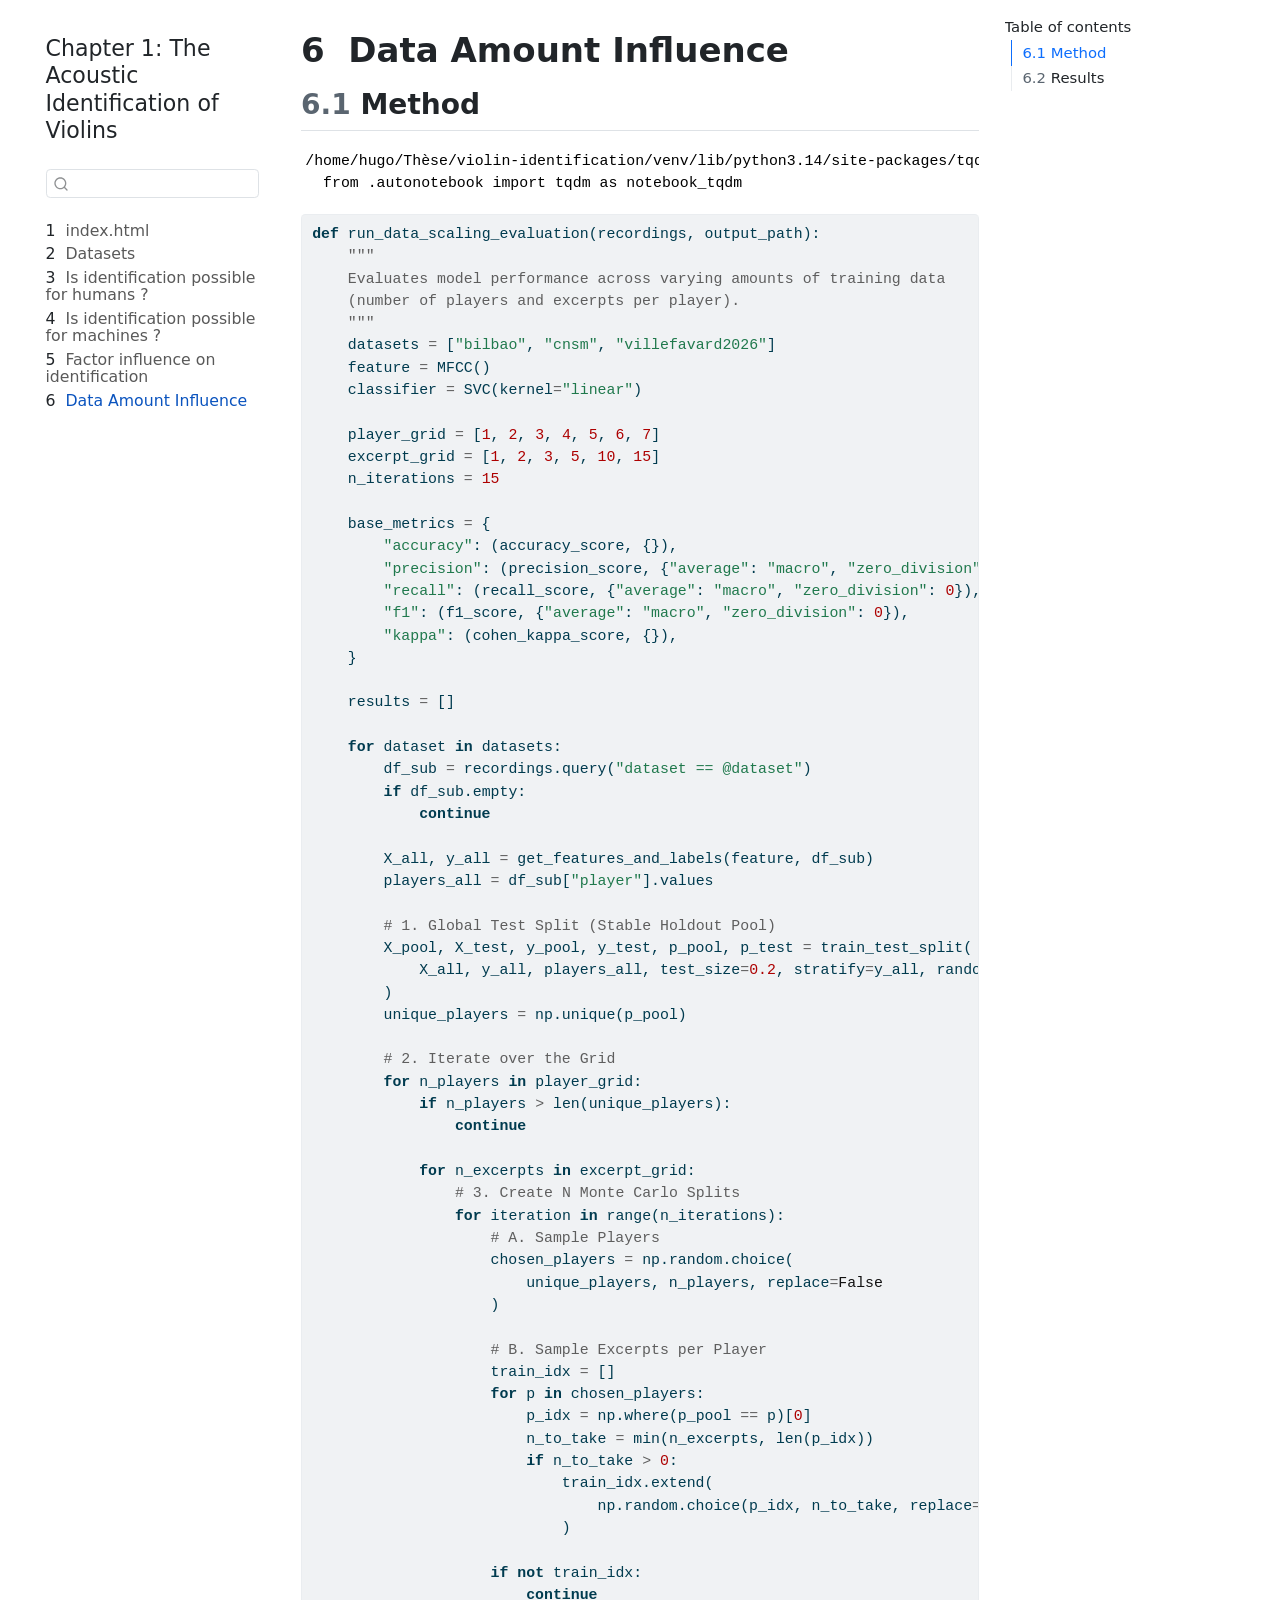
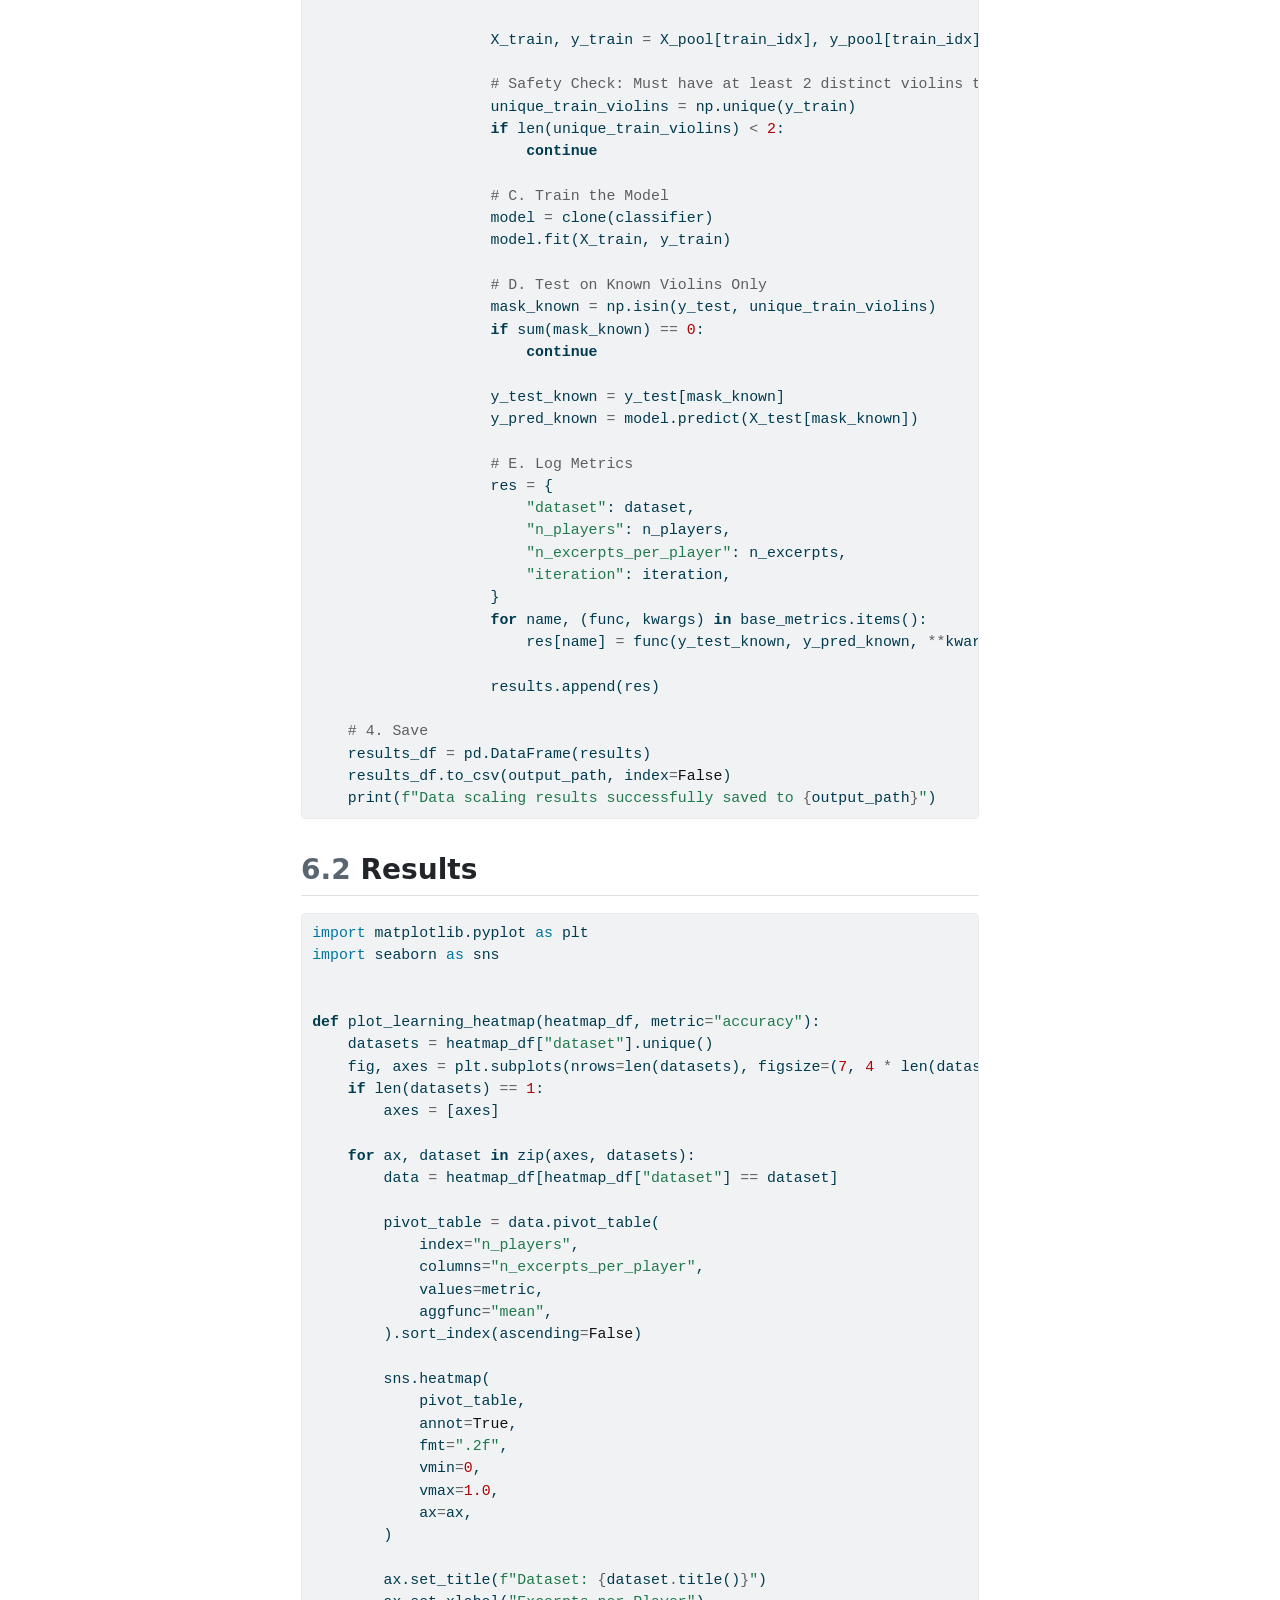
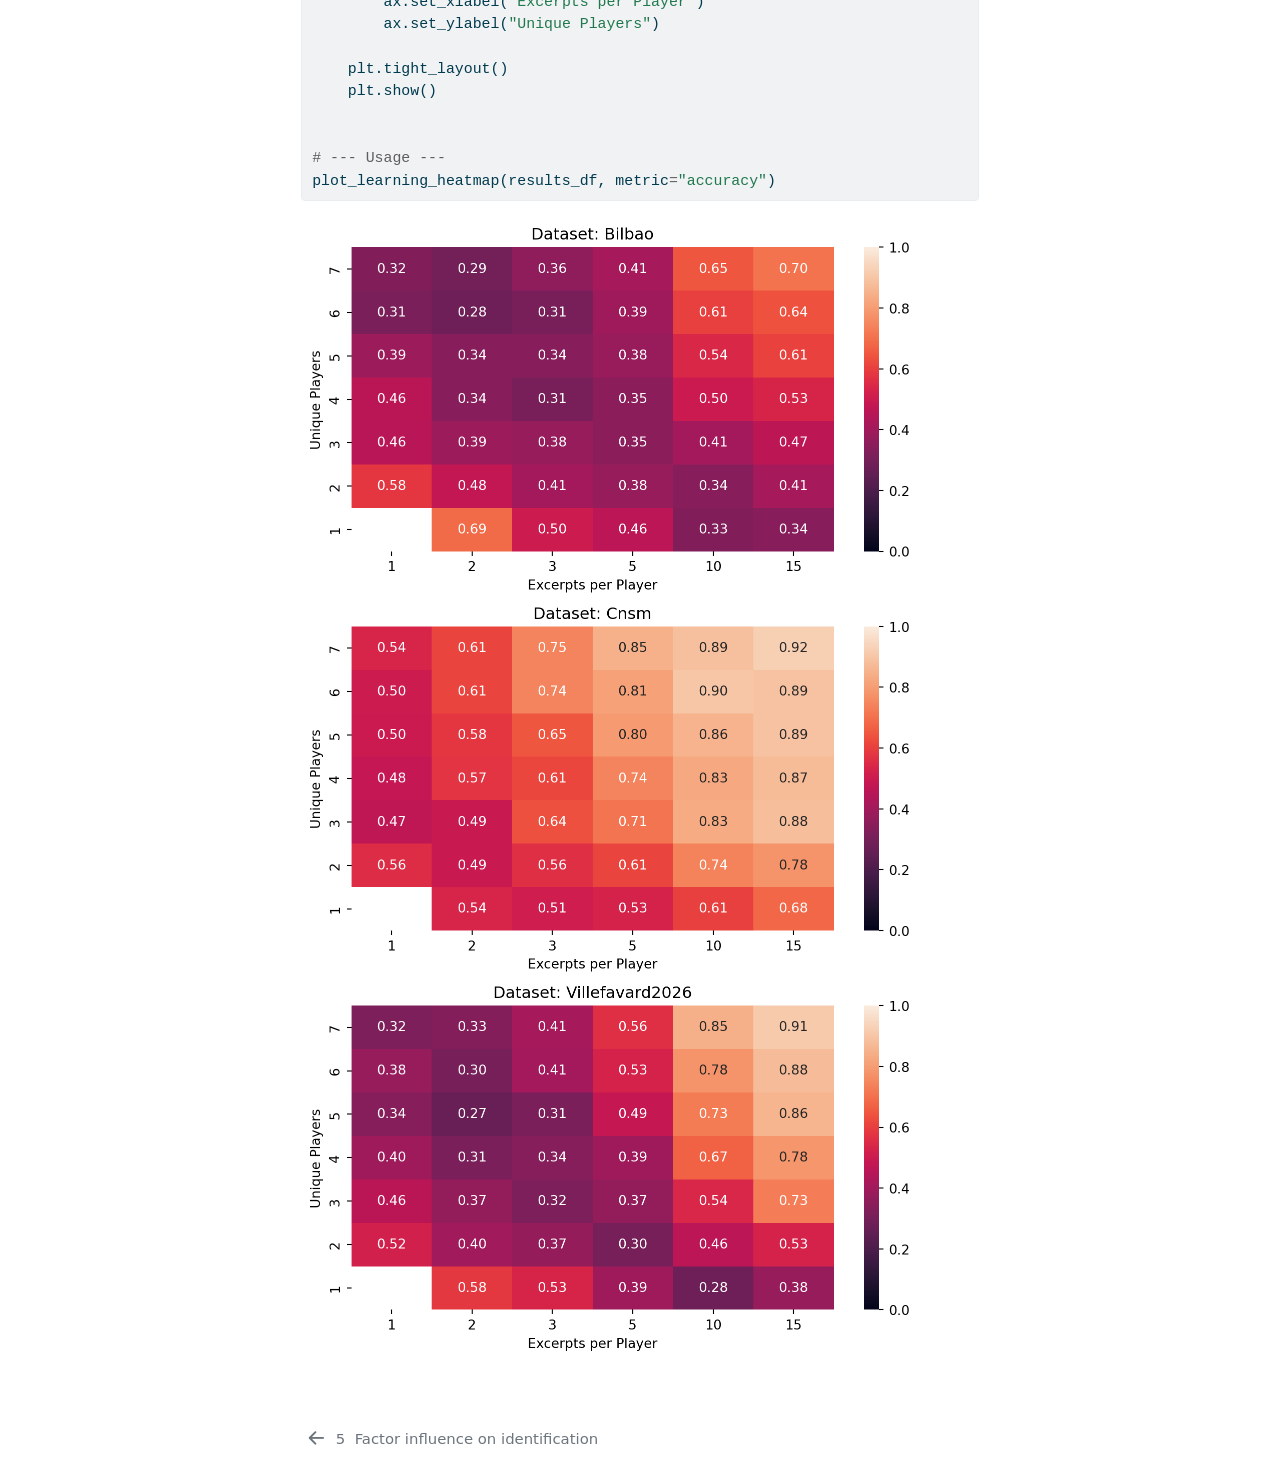
<file: reports/_output/data-amount-influence.html>
<!DOCTYPE html>
<html xmlns="http://www.w3.org/1999/xhtml" lang="en" xml:lang="en"><head>

<meta charset="utf-8">
<meta name="generator" content="quarto-1.9.37">

<meta name="viewport" content="width=device-width, initial-scale=1.0, user-scalable=yes">


<title>6&nbsp; Data Amount Influence – Chapter 1: The Acoustic Identification of Violins</title>
<style>
/* Default styles provided by pandoc.
** See https://pandoc.org/MANUAL.html#variables-for-html for config info.
*/
code{white-space: pre-wrap;}
span.smallcaps{font-variant: small-caps;}
div.columns{display: flex; gap: min(4vw, 1.5em);}
div.column{flex: auto; overflow-x: auto;}
div.hanging-indent{margin-left: 1.5em; text-indent: -1.5em;}
ul.task-list{list-style: none;}
ul.task-list li input[type="checkbox"] {
  width: 0.8em;
  margin: 0 0.8em 0.2em -1em; /* quarto-specific, see https://github.com/quarto-dev/quarto-cli/issues/4556 */ 
  vertical-align: middle;
}
/* CSS for syntax highlighting */
html { -webkit-text-size-adjust: 100%; }
pre > code.sourceCode { white-space: pre; position: relative; }
pre > code.sourceCode > span { display: inline-block; line-height: 1.25; }
pre > code.sourceCode > span:empty { height: 1.2em; }
.sourceCode { overflow: visible; }
code.sourceCode > span { color: inherit; text-decoration: inherit; }
div.sourceCode { margin: 1em 0; }
pre.sourceCode { margin: 0; }
@media screen {
div.sourceCode { overflow: auto; }
}
@media print {
pre > code.sourceCode { white-space: pre-wrap; }
pre > code.sourceCode > span { text-indent: -5em; padding-left: 5em; }
}
pre.numberSource code
  { counter-reset: source-line 0; }
pre.numberSource code > span
  { position: relative; left: -4em; counter-increment: source-line; }
pre.numberSource code > span > a:first-child::before
  { content: counter(source-line);
    position: relative; left: -1em; text-align: right; vertical-align: baseline;
    border: none; display: inline-block;
    -webkit-touch-callout: none; -webkit-user-select: none;
    -khtml-user-select: none; -moz-user-select: none;
    -ms-user-select: none; user-select: none;
    padding: 0 4px; width: 4em;
  }
pre.numberSource { margin-left: 3em;  padding-left: 4px; }
div.sourceCode
  {   }
@media screen {
pre > code.sourceCode > span > a:first-child::before { text-decoration: underline; }
}
</style>


<script src="site_libs/quarto-nav/quarto-nav.js"></script>
<script src="site_libs/quarto-nav/headroom.min.js"></script>
<script src="site_libs/clipboard/clipboard.min.js"></script>
<script src="site_libs/quarto-search/autocomplete.umd.js"></script>
<script src="site_libs/quarto-search/fuse.min.js"></script>
<script src="site_libs/quarto-search/quarto-search.js"></script>
<meta name="quarto:offset" content="./">
<link href="./factor-influence.html" rel="prev">
<script src="site_libs/quarto-html/quarto.js" type="module"></script>
<script src="site_libs/quarto-html/tabsets/tabsets.js" type="module"></script>
<script src="site_libs/quarto-html/popper.min.js"></script>
<script src="site_libs/quarto-html/tippy.umd.min.js"></script>
<script src="site_libs/quarto-html/anchor.min.js"></script>
<link href="site_libs/quarto-html/tippy.css" rel="stylesheet">
<link href="site_libs/quarto-html/quarto-syntax-highlighting-7f8f88aac4f3542376d5c11b86a4c14d.css" rel="stylesheet" id="quarto-text-highlighting-styles">
<script src="site_libs/bootstrap/bootstrap.min.js"></script>
<link href="site_libs/bootstrap/bootstrap-icons.css" rel="stylesheet">
<link href="site_libs/bootstrap/bootstrap-02ebb7cf4e6a27330e571e87d12b4c73.min.css" rel="stylesheet" append-hash="true" id="quarto-bootstrap" data-mode="light">
<script id="quarto-search-options" type="application/json">{
  "location": "sidebar",
  "copy-button": false,
  "collapse-after": 3,
  "panel-placement": "start",
  "type": "textbox",
  "limit": 50,
  "keyboard-shortcut": [
    "f",
    "/",
    "s"
  ],
  "show-item-context": false,
  "language": {
    "search-no-results-text": "No results",
    "search-matching-documents-text": "matching documents",
    "search-copy-link-title": "Copy link to search",
    "search-hide-matches-text": "Hide additional matches",
    "search-more-match-text": "more match in this document",
    "search-more-matches-text": "more matches in this document",
    "search-clear-button-title": "Clear",
    "search-text-placeholder": "",
    "search-detached-cancel-button-title": "Cancel",
    "search-submit-button-title": "Submit",
    "search-label": "Search"
  }
}</script>


</head>

<body class="nav-sidebar floating quarto-light">

<div id="quarto-search-results"></div>
  <header id="quarto-header" class="headroom fixed-top">
  <nav class="quarto-secondary-nav">
    <div class="container-fluid d-flex">
      <button type="button" class="quarto-btn-toggle btn" data-bs-toggle="collapse" role="button" data-bs-target=".quarto-sidebar-collapse-item" aria-controls="quarto-sidebar" aria-expanded="false" aria-label="Toggle sidebar navigation" onclick="if (window.quartoToggleHeadroom) { window.quartoToggleHeadroom(); }">
        <i class="bi bi-layout-text-sidebar-reverse"></i>
      </button>
        <nav class="quarto-page-breadcrumbs" aria-label="breadcrumb"><ol class="breadcrumb"><li class="breadcrumb-item"><a href="./data-amount-influence.html"><span class="chapter-number">6</span>&nbsp; <span class="chapter-title">Data Amount Influence</span></a></li></ol></nav>
        <a class="flex-grow-1" role="navigation" data-bs-toggle="collapse" data-bs-target=".quarto-sidebar-collapse-item" aria-controls="quarto-sidebar" aria-expanded="false" aria-label="Toggle sidebar navigation" onclick="if (window.quartoToggleHeadroom) { window.quartoToggleHeadroom(); }">      
        </a>
      <button type="button" class="btn quarto-search-button" aria-label="Search" onclick="window.quartoOpenSearch();">
        <i class="bi bi-search"></i>
      </button>
    </div>
  </nav>
</header>
<!-- content -->
<div id="quarto-content" class="quarto-container page-columns page-rows-contents page-layout-article">
<!-- sidebar -->
  <nav id="quarto-sidebar" class="sidebar collapse collapse-horizontal quarto-sidebar-collapse-item sidebar-navigation floating overflow-auto">
    <div class="pt-lg-2 mt-2 text-left sidebar-header">
    <div class="sidebar-title mb-0 py-0">
      <a href="./">Chapter 1: The Acoustic Identification of Violins</a> 
    </div>
      </div>
        <div class="mt-2 flex-shrink-0 align-items-center">
        <div class="sidebar-search">
        <div id="quarto-search" class="" title="Search"></div>
        </div>
        </div>
    <div class="sidebar-menu-container"> 
    <ul class="list-unstyled mt-1">
        <li class="sidebar-item">
  <div class="sidebar-item-container"> 
  <a href="./index.html" class="sidebar-item-text sidebar-link">
 <span class="menu-text"><span class="chapter-number">1</span>&nbsp; <span class="chapter-title">index.html</span></span></a>
  </div>
</li>
        <li class="sidebar-item">
  <div class="sidebar-item-container"> 
  <a href="./materials.html" class="sidebar-item-text sidebar-link">
 <span class="menu-text"><span class="chapter-number">2</span>&nbsp; <span class="chapter-title">Datasets</span></span></a>
  </div>
</li>
        <li class="sidebar-item">
  <div class="sidebar-item-container"> 
  <a href="./is-identification-possible-humans.html" class="sidebar-item-text sidebar-link">
 <span class="menu-text"><span class="chapter-number">3</span>&nbsp; <span class="chapter-title">Is identification possible for humans ?</span></span></a>
  </div>
</li>
        <li class="sidebar-item">
  <div class="sidebar-item-container"> 
  <a href="./is-identification-possible-machine.html" class="sidebar-item-text sidebar-link">
 <span class="menu-text"><span class="chapter-number">4</span>&nbsp; <span class="chapter-title">Is identification possible for machines ?</span></span></a>
  </div>
</li>
        <li class="sidebar-item">
  <div class="sidebar-item-container"> 
  <a href="./factor-influence.html" class="sidebar-item-text sidebar-link">
 <span class="menu-text"><span class="chapter-number">5</span>&nbsp; <span class="chapter-title">Factor influence on identification</span></span></a>
  </div>
</li>
        <li class="sidebar-item">
  <div class="sidebar-item-container"> 
  <a href="./data-amount-influence.html" class="sidebar-item-text sidebar-link active">
 <span class="menu-text"><span class="chapter-number">6</span>&nbsp; <span class="chapter-title">Data Amount Influence</span></span></a>
  </div>
</li>
    </ul>
    </div>
</nav>
<div id="quarto-sidebar-glass" class="quarto-sidebar-collapse-item" data-bs-toggle="collapse" data-bs-target=".quarto-sidebar-collapse-item"></div>
<!-- margin-sidebar -->
    <div id="quarto-margin-sidebar" class="sidebar margin-sidebar">
        <nav id="TOC" role="doc-toc" class="toc-active">
    <h2 id="toc-title">Table of contents</h2>
   
  <ul>
  <li><a href="#method" id="toc-method" class="nav-link active" data-scroll-target="#method"><span class="header-section-number">6.1</span> Method</a></li>
  <li><a href="#results" id="toc-results" class="nav-link" data-scroll-target="#results"><span class="header-section-number">6.2</span> Results</a></li>
  </ul>
</nav>
    </div>
<!-- main -->
<main class="content" id="quarto-document-content">

<header id="title-block-header" class="quarto-title-block default">
<div class="quarto-title">
<h1 class="title"><span class="chapter-number">6</span>&nbsp; <span class="chapter-title">Data Amount Influence</span></h1>
</div>



<div class="quarto-title-meta">

    
  
    
  </div>
  


</header>


<section id="method" class="level2" data-number="6.1">
<h2 data-number="6.1" class="anchored" data-anchor-id="method"><span class="header-section-number">6.1</span> Method</h2>
<div id="cee2c88f" class="cell" data-message="false" data-execution_count="1">
<pre><code>/home/hugo/Thèse/violin-identification/venv/lib/python3.14/site-packages/tqdm/auto.py:21: TqdmWarning: IProgress not found. Please update jupyter and ipywidgets. See https://ipywidgets.readthedocs.io/en/stable/user_install.html
  from .autonotebook import tqdm as notebook_tqdm</code></pre>
<div class="code-copy-outer-scaffold"><div class="sourceCode" id="cb2"><pre class="sourceCode python code-with-copy"><code class="sourceCode python"><span id="cb2-1"><a href="#cb2-1" aria-hidden="true" tabindex="-1"></a><span class="kw">def</span> run_data_scaling_evaluation(recordings, output_path):</span>
<span id="cb2-2"><a href="#cb2-2" aria-hidden="true" tabindex="-1"></a>    <span class="co">"""</span></span>
<span id="cb2-3"><a href="#cb2-3" aria-hidden="true" tabindex="-1"></a><span class="co">    Evaluates model performance across varying amounts of training data</span></span>
<span id="cb2-4"><a href="#cb2-4" aria-hidden="true" tabindex="-1"></a><span class="co">    (number of players and excerpts per player).</span></span>
<span id="cb2-5"><a href="#cb2-5" aria-hidden="true" tabindex="-1"></a><span class="co">    """</span></span>
<span id="cb2-6"><a href="#cb2-6" aria-hidden="true" tabindex="-1"></a>    datasets <span class="op">=</span> [<span class="st">"bilbao"</span>, <span class="st">"cnsm"</span>, <span class="st">"villefavard2026"</span>]</span>
<span id="cb2-7"><a href="#cb2-7" aria-hidden="true" tabindex="-1"></a>    feature <span class="op">=</span> MFCC()</span>
<span id="cb2-8"><a href="#cb2-8" aria-hidden="true" tabindex="-1"></a>    classifier <span class="op">=</span> SVC(kernel<span class="op">=</span><span class="st">"linear"</span>)</span>
<span id="cb2-9"><a href="#cb2-9" aria-hidden="true" tabindex="-1"></a></span>
<span id="cb2-10"><a href="#cb2-10" aria-hidden="true" tabindex="-1"></a>    player_grid <span class="op">=</span> [<span class="dv">1</span>, <span class="dv">2</span>, <span class="dv">3</span>, <span class="dv">4</span>, <span class="dv">5</span>, <span class="dv">6</span>, <span class="dv">7</span>]</span>
<span id="cb2-11"><a href="#cb2-11" aria-hidden="true" tabindex="-1"></a>    excerpt_grid <span class="op">=</span> [<span class="dv">1</span>, <span class="dv">2</span>, <span class="dv">3</span>, <span class="dv">5</span>, <span class="dv">10</span>, <span class="dv">15</span>]</span>
<span id="cb2-12"><a href="#cb2-12" aria-hidden="true" tabindex="-1"></a>    n_iterations <span class="op">=</span> <span class="dv">15</span></span>
<span id="cb2-13"><a href="#cb2-13" aria-hidden="true" tabindex="-1"></a></span>
<span id="cb2-14"><a href="#cb2-14" aria-hidden="true" tabindex="-1"></a>    base_metrics <span class="op">=</span> {</span>
<span id="cb2-15"><a href="#cb2-15" aria-hidden="true" tabindex="-1"></a>        <span class="st">"accuracy"</span>: (accuracy_score, {}),</span>
<span id="cb2-16"><a href="#cb2-16" aria-hidden="true" tabindex="-1"></a>        <span class="st">"precision"</span>: (precision_score, {<span class="st">"average"</span>: <span class="st">"macro"</span>, <span class="st">"zero_division"</span>: <span class="dv">0</span>}),</span>
<span id="cb2-17"><a href="#cb2-17" aria-hidden="true" tabindex="-1"></a>        <span class="st">"recall"</span>: (recall_score, {<span class="st">"average"</span>: <span class="st">"macro"</span>, <span class="st">"zero_division"</span>: <span class="dv">0</span>}),</span>
<span id="cb2-18"><a href="#cb2-18" aria-hidden="true" tabindex="-1"></a>        <span class="st">"f1"</span>: (f1_score, {<span class="st">"average"</span>: <span class="st">"macro"</span>, <span class="st">"zero_division"</span>: <span class="dv">0</span>}),</span>
<span id="cb2-19"><a href="#cb2-19" aria-hidden="true" tabindex="-1"></a>        <span class="st">"kappa"</span>: (cohen_kappa_score, {}),</span>
<span id="cb2-20"><a href="#cb2-20" aria-hidden="true" tabindex="-1"></a>    }</span>
<span id="cb2-21"><a href="#cb2-21" aria-hidden="true" tabindex="-1"></a></span>
<span id="cb2-22"><a href="#cb2-22" aria-hidden="true" tabindex="-1"></a>    results <span class="op">=</span> []</span>
<span id="cb2-23"><a href="#cb2-23" aria-hidden="true" tabindex="-1"></a></span>
<span id="cb2-24"><a href="#cb2-24" aria-hidden="true" tabindex="-1"></a>    <span class="cf">for</span> dataset <span class="kw">in</span> datasets:</span>
<span id="cb2-25"><a href="#cb2-25" aria-hidden="true" tabindex="-1"></a>        df_sub <span class="op">=</span> recordings.query(<span class="st">"dataset == @dataset"</span>)</span>
<span id="cb2-26"><a href="#cb2-26" aria-hidden="true" tabindex="-1"></a>        <span class="cf">if</span> df_sub.empty:</span>
<span id="cb2-27"><a href="#cb2-27" aria-hidden="true" tabindex="-1"></a>            <span class="cf">continue</span></span>
<span id="cb2-28"><a href="#cb2-28" aria-hidden="true" tabindex="-1"></a></span>
<span id="cb2-29"><a href="#cb2-29" aria-hidden="true" tabindex="-1"></a>        X_all, y_all <span class="op">=</span> get_features_and_labels(feature, df_sub)</span>
<span id="cb2-30"><a href="#cb2-30" aria-hidden="true" tabindex="-1"></a>        players_all <span class="op">=</span> df_sub[<span class="st">"player"</span>].values</span>
<span id="cb2-31"><a href="#cb2-31" aria-hidden="true" tabindex="-1"></a></span>
<span id="cb2-32"><a href="#cb2-32" aria-hidden="true" tabindex="-1"></a>        <span class="co"># 1. Global Test Split (Stable Holdout Pool)</span></span>
<span id="cb2-33"><a href="#cb2-33" aria-hidden="true" tabindex="-1"></a>        X_pool, X_test, y_pool, y_test, p_pool, p_test <span class="op">=</span> train_test_split(</span>
<span id="cb2-34"><a href="#cb2-34" aria-hidden="true" tabindex="-1"></a>            X_all, y_all, players_all, test_size<span class="op">=</span><span class="fl">0.2</span>, stratify<span class="op">=</span>y_all, random_state<span class="op">=</span><span class="dv">42</span></span>
<span id="cb2-35"><a href="#cb2-35" aria-hidden="true" tabindex="-1"></a>        )</span>
<span id="cb2-36"><a href="#cb2-36" aria-hidden="true" tabindex="-1"></a>        unique_players <span class="op">=</span> np.unique(p_pool)</span>
<span id="cb2-37"><a href="#cb2-37" aria-hidden="true" tabindex="-1"></a></span>
<span id="cb2-38"><a href="#cb2-38" aria-hidden="true" tabindex="-1"></a>        <span class="co"># 2. Iterate over the Grid</span></span>
<span id="cb2-39"><a href="#cb2-39" aria-hidden="true" tabindex="-1"></a>        <span class="cf">for</span> n_players <span class="kw">in</span> player_grid:</span>
<span id="cb2-40"><a href="#cb2-40" aria-hidden="true" tabindex="-1"></a>            <span class="cf">if</span> n_players <span class="op">&gt;</span> <span class="bu">len</span>(unique_players):</span>
<span id="cb2-41"><a href="#cb2-41" aria-hidden="true" tabindex="-1"></a>                <span class="cf">continue</span></span>
<span id="cb2-42"><a href="#cb2-42" aria-hidden="true" tabindex="-1"></a></span>
<span id="cb2-43"><a href="#cb2-43" aria-hidden="true" tabindex="-1"></a>            <span class="cf">for</span> n_excerpts <span class="kw">in</span> excerpt_grid:</span>
<span id="cb2-44"><a href="#cb2-44" aria-hidden="true" tabindex="-1"></a>                <span class="co"># 3. Create N Monte Carlo Splits</span></span>
<span id="cb2-45"><a href="#cb2-45" aria-hidden="true" tabindex="-1"></a>                <span class="cf">for</span> iteration <span class="kw">in</span> <span class="bu">range</span>(n_iterations):</span>
<span id="cb2-46"><a href="#cb2-46" aria-hidden="true" tabindex="-1"></a>                    <span class="co"># A. Sample Players</span></span>
<span id="cb2-47"><a href="#cb2-47" aria-hidden="true" tabindex="-1"></a>                    chosen_players <span class="op">=</span> np.random.choice(</span>
<span id="cb2-48"><a href="#cb2-48" aria-hidden="true" tabindex="-1"></a>                        unique_players, n_players, replace<span class="op">=</span><span class="va">False</span></span>
<span id="cb2-49"><a href="#cb2-49" aria-hidden="true" tabindex="-1"></a>                    )</span>
<span id="cb2-50"><a href="#cb2-50" aria-hidden="true" tabindex="-1"></a></span>
<span id="cb2-51"><a href="#cb2-51" aria-hidden="true" tabindex="-1"></a>                    <span class="co"># B. Sample Excerpts per Player</span></span>
<span id="cb2-52"><a href="#cb2-52" aria-hidden="true" tabindex="-1"></a>                    train_idx <span class="op">=</span> []</span>
<span id="cb2-53"><a href="#cb2-53" aria-hidden="true" tabindex="-1"></a>                    <span class="cf">for</span> p <span class="kw">in</span> chosen_players:</span>
<span id="cb2-54"><a href="#cb2-54" aria-hidden="true" tabindex="-1"></a>                        p_idx <span class="op">=</span> np.where(p_pool <span class="op">==</span> p)[<span class="dv">0</span>]</span>
<span id="cb2-55"><a href="#cb2-55" aria-hidden="true" tabindex="-1"></a>                        n_to_take <span class="op">=</span> <span class="bu">min</span>(n_excerpts, <span class="bu">len</span>(p_idx))</span>
<span id="cb2-56"><a href="#cb2-56" aria-hidden="true" tabindex="-1"></a>                        <span class="cf">if</span> n_to_take <span class="op">&gt;</span> <span class="dv">0</span>:</span>
<span id="cb2-57"><a href="#cb2-57" aria-hidden="true" tabindex="-1"></a>                            train_idx.extend(</span>
<span id="cb2-58"><a href="#cb2-58" aria-hidden="true" tabindex="-1"></a>                                np.random.choice(p_idx, n_to_take, replace<span class="op">=</span><span class="va">False</span>)</span>
<span id="cb2-59"><a href="#cb2-59" aria-hidden="true" tabindex="-1"></a>                            )</span>
<span id="cb2-60"><a href="#cb2-60" aria-hidden="true" tabindex="-1"></a></span>
<span id="cb2-61"><a href="#cb2-61" aria-hidden="true" tabindex="-1"></a>                    <span class="cf">if</span> <span class="kw">not</span> train_idx:</span>
<span id="cb2-62"><a href="#cb2-62" aria-hidden="true" tabindex="-1"></a>                        <span class="cf">continue</span></span>
<span id="cb2-63"><a href="#cb2-63" aria-hidden="true" tabindex="-1"></a></span>
<span id="cb2-64"><a href="#cb2-64" aria-hidden="true" tabindex="-1"></a>                    X_train, y_train <span class="op">=</span> X_pool[train_idx], y_pool[train_idx]</span>
<span id="cb2-65"><a href="#cb2-65" aria-hidden="true" tabindex="-1"></a></span>
<span id="cb2-66"><a href="#cb2-66" aria-hidden="true" tabindex="-1"></a>                    <span class="co"># Safety Check: Must have at least 2 distinct violins to train</span></span>
<span id="cb2-67"><a href="#cb2-67" aria-hidden="true" tabindex="-1"></a>                    unique_train_violins <span class="op">=</span> np.unique(y_train)</span>
<span id="cb2-68"><a href="#cb2-68" aria-hidden="true" tabindex="-1"></a>                    <span class="cf">if</span> <span class="bu">len</span>(unique_train_violins) <span class="op">&lt;</span> <span class="dv">2</span>:</span>
<span id="cb2-69"><a href="#cb2-69" aria-hidden="true" tabindex="-1"></a>                        <span class="cf">continue</span></span>
<span id="cb2-70"><a href="#cb2-70" aria-hidden="true" tabindex="-1"></a></span>
<span id="cb2-71"><a href="#cb2-71" aria-hidden="true" tabindex="-1"></a>                    <span class="co"># C. Train the Model</span></span>
<span id="cb2-72"><a href="#cb2-72" aria-hidden="true" tabindex="-1"></a>                    model <span class="op">=</span> clone(classifier)</span>
<span id="cb2-73"><a href="#cb2-73" aria-hidden="true" tabindex="-1"></a>                    model.fit(X_train, y_train)</span>
<span id="cb2-74"><a href="#cb2-74" aria-hidden="true" tabindex="-1"></a></span>
<span id="cb2-75"><a href="#cb2-75" aria-hidden="true" tabindex="-1"></a>                    <span class="co"># D. Test on Known Violins Only</span></span>
<span id="cb2-76"><a href="#cb2-76" aria-hidden="true" tabindex="-1"></a>                    mask_known <span class="op">=</span> np.isin(y_test, unique_train_violins)</span>
<span id="cb2-77"><a href="#cb2-77" aria-hidden="true" tabindex="-1"></a>                    <span class="cf">if</span> <span class="bu">sum</span>(mask_known) <span class="op">==</span> <span class="dv">0</span>:</span>
<span id="cb2-78"><a href="#cb2-78" aria-hidden="true" tabindex="-1"></a>                        <span class="cf">continue</span></span>
<span id="cb2-79"><a href="#cb2-79" aria-hidden="true" tabindex="-1"></a></span>
<span id="cb2-80"><a href="#cb2-80" aria-hidden="true" tabindex="-1"></a>                    y_test_known <span class="op">=</span> y_test[mask_known]</span>
<span id="cb2-81"><a href="#cb2-81" aria-hidden="true" tabindex="-1"></a>                    y_pred_known <span class="op">=</span> model.predict(X_test[mask_known])</span>
<span id="cb2-82"><a href="#cb2-82" aria-hidden="true" tabindex="-1"></a></span>
<span id="cb2-83"><a href="#cb2-83" aria-hidden="true" tabindex="-1"></a>                    <span class="co"># E. Log Metrics</span></span>
<span id="cb2-84"><a href="#cb2-84" aria-hidden="true" tabindex="-1"></a>                    res <span class="op">=</span> {</span>
<span id="cb2-85"><a href="#cb2-85" aria-hidden="true" tabindex="-1"></a>                        <span class="st">"dataset"</span>: dataset,</span>
<span id="cb2-86"><a href="#cb2-86" aria-hidden="true" tabindex="-1"></a>                        <span class="st">"n_players"</span>: n_players,</span>
<span id="cb2-87"><a href="#cb2-87" aria-hidden="true" tabindex="-1"></a>                        <span class="st">"n_excerpts_per_player"</span>: n_excerpts,</span>
<span id="cb2-88"><a href="#cb2-88" aria-hidden="true" tabindex="-1"></a>                        <span class="st">"iteration"</span>: iteration,</span>
<span id="cb2-89"><a href="#cb2-89" aria-hidden="true" tabindex="-1"></a>                    }</span>
<span id="cb2-90"><a href="#cb2-90" aria-hidden="true" tabindex="-1"></a>                    <span class="cf">for</span> name, (func, kwargs) <span class="kw">in</span> base_metrics.items():</span>
<span id="cb2-91"><a href="#cb2-91" aria-hidden="true" tabindex="-1"></a>                        res[name] <span class="op">=</span> func(y_test_known, y_pred_known, <span class="op">**</span>kwargs)</span>
<span id="cb2-92"><a href="#cb2-92" aria-hidden="true" tabindex="-1"></a></span>
<span id="cb2-93"><a href="#cb2-93" aria-hidden="true" tabindex="-1"></a>                    results.append(res)</span>
<span id="cb2-94"><a href="#cb2-94" aria-hidden="true" tabindex="-1"></a></span>
<span id="cb2-95"><a href="#cb2-95" aria-hidden="true" tabindex="-1"></a>    <span class="co"># 4. Save</span></span>
<span id="cb2-96"><a href="#cb2-96" aria-hidden="true" tabindex="-1"></a>    results_df <span class="op">=</span> pd.DataFrame(results)</span>
<span id="cb2-97"><a href="#cb2-97" aria-hidden="true" tabindex="-1"></a>    results_df.to_csv(output_path, index<span class="op">=</span><span class="va">False</span>)</span>
<span id="cb2-98"><a href="#cb2-98" aria-hidden="true" tabindex="-1"></a>    <span class="bu">print</span>(<span class="ss">f"Data scaling results successfully saved to </span><span class="sc">{</span>output_path<span class="sc">}</span><span class="ss">"</span>)</span></code></pre></div><button title="Copy to Clipboard" class="code-copy-button"><i class="bi"></i></button></div>
</div>
</section>
<section id="results" class="level2" data-number="6.2">
<h2 data-number="6.2" class="anchored" data-anchor-id="results"><span class="header-section-number">6.2</span> Results</h2>
<div id="c6f1ea13" class="cell" data-execution_count="2">
<div class="code-copy-outer-scaffold"><div class="sourceCode cell-code" id="cb3"><pre class="sourceCode python code-with-copy"><code class="sourceCode python"><span id="cb3-1"><a href="#cb3-1" aria-hidden="true" tabindex="-1"></a><span class="im">import</span> matplotlib.pyplot <span class="im">as</span> plt</span>
<span id="cb3-2"><a href="#cb3-2" aria-hidden="true" tabindex="-1"></a><span class="im">import</span> seaborn <span class="im">as</span> sns</span>
<span id="cb3-3"><a href="#cb3-3" aria-hidden="true" tabindex="-1"></a></span>
<span id="cb3-4"><a href="#cb3-4" aria-hidden="true" tabindex="-1"></a></span>
<span id="cb3-5"><a href="#cb3-5" aria-hidden="true" tabindex="-1"></a><span class="kw">def</span> plot_learning_heatmap(heatmap_df, metric<span class="op">=</span><span class="st">"accuracy"</span>):</span>
<span id="cb3-6"><a href="#cb3-6" aria-hidden="true" tabindex="-1"></a>    datasets <span class="op">=</span> heatmap_df[<span class="st">"dataset"</span>].unique()</span>
<span id="cb3-7"><a href="#cb3-7" aria-hidden="true" tabindex="-1"></a>    fig, axes <span class="op">=</span> plt.subplots(nrows<span class="op">=</span><span class="bu">len</span>(datasets), figsize<span class="op">=</span>(<span class="dv">7</span>, <span class="dv">4</span> <span class="op">*</span> <span class="bu">len</span>(datasets)))</span>
<span id="cb3-8"><a href="#cb3-8" aria-hidden="true" tabindex="-1"></a>    <span class="cf">if</span> <span class="bu">len</span>(datasets) <span class="op">==</span> <span class="dv">1</span>:</span>
<span id="cb3-9"><a href="#cb3-9" aria-hidden="true" tabindex="-1"></a>        axes <span class="op">=</span> [axes]</span>
<span id="cb3-10"><a href="#cb3-10" aria-hidden="true" tabindex="-1"></a></span>
<span id="cb3-11"><a href="#cb3-11" aria-hidden="true" tabindex="-1"></a>    <span class="cf">for</span> ax, dataset <span class="kw">in</span> <span class="bu">zip</span>(axes, datasets):</span>
<span id="cb3-12"><a href="#cb3-12" aria-hidden="true" tabindex="-1"></a>        data <span class="op">=</span> heatmap_df[heatmap_df[<span class="st">"dataset"</span>] <span class="op">==</span> dataset]</span>
<span id="cb3-13"><a href="#cb3-13" aria-hidden="true" tabindex="-1"></a></span>
<span id="cb3-14"><a href="#cb3-14" aria-hidden="true" tabindex="-1"></a>        pivot_table <span class="op">=</span> data.pivot_table(</span>
<span id="cb3-15"><a href="#cb3-15" aria-hidden="true" tabindex="-1"></a>            index<span class="op">=</span><span class="st">"n_players"</span>,</span>
<span id="cb3-16"><a href="#cb3-16" aria-hidden="true" tabindex="-1"></a>            columns<span class="op">=</span><span class="st">"n_excerpts_per_player"</span>,</span>
<span id="cb3-17"><a href="#cb3-17" aria-hidden="true" tabindex="-1"></a>            values<span class="op">=</span>metric,</span>
<span id="cb3-18"><a href="#cb3-18" aria-hidden="true" tabindex="-1"></a>            aggfunc<span class="op">=</span><span class="st">"mean"</span>,</span>
<span id="cb3-19"><a href="#cb3-19" aria-hidden="true" tabindex="-1"></a>        ).sort_index(ascending<span class="op">=</span><span class="va">False</span>)</span>
<span id="cb3-20"><a href="#cb3-20" aria-hidden="true" tabindex="-1"></a></span>
<span id="cb3-21"><a href="#cb3-21" aria-hidden="true" tabindex="-1"></a>        sns.heatmap(</span>
<span id="cb3-22"><a href="#cb3-22" aria-hidden="true" tabindex="-1"></a>            pivot_table,</span>
<span id="cb3-23"><a href="#cb3-23" aria-hidden="true" tabindex="-1"></a>            annot<span class="op">=</span><span class="va">True</span>,</span>
<span id="cb3-24"><a href="#cb3-24" aria-hidden="true" tabindex="-1"></a>            fmt<span class="op">=</span><span class="st">".2f"</span>,</span>
<span id="cb3-25"><a href="#cb3-25" aria-hidden="true" tabindex="-1"></a>            vmin<span class="op">=</span><span class="dv">0</span>,</span>
<span id="cb3-26"><a href="#cb3-26" aria-hidden="true" tabindex="-1"></a>            vmax<span class="op">=</span><span class="fl">1.0</span>,</span>
<span id="cb3-27"><a href="#cb3-27" aria-hidden="true" tabindex="-1"></a>            ax<span class="op">=</span>ax,</span>
<span id="cb3-28"><a href="#cb3-28" aria-hidden="true" tabindex="-1"></a>        )</span>
<span id="cb3-29"><a href="#cb3-29" aria-hidden="true" tabindex="-1"></a></span>
<span id="cb3-30"><a href="#cb3-30" aria-hidden="true" tabindex="-1"></a>        ax.set_title(<span class="ss">f"Dataset: </span><span class="sc">{</span>dataset<span class="sc">.</span>title()<span class="sc">}</span><span class="ss">"</span>)</span>
<span id="cb3-31"><a href="#cb3-31" aria-hidden="true" tabindex="-1"></a>        ax.set_xlabel(<span class="st">"Excerpts per Player"</span>)</span>
<span id="cb3-32"><a href="#cb3-32" aria-hidden="true" tabindex="-1"></a>        ax.set_ylabel(<span class="st">"Unique Players"</span>)</span>
<span id="cb3-33"><a href="#cb3-33" aria-hidden="true" tabindex="-1"></a></span>
<span id="cb3-34"><a href="#cb3-34" aria-hidden="true" tabindex="-1"></a>    plt.tight_layout()</span>
<span id="cb3-35"><a href="#cb3-35" aria-hidden="true" tabindex="-1"></a>    plt.show()</span>
<span id="cb3-36"><a href="#cb3-36" aria-hidden="true" tabindex="-1"></a></span>
<span id="cb3-37"><a href="#cb3-37" aria-hidden="true" tabindex="-1"></a></span>
<span id="cb3-38"><a href="#cb3-38" aria-hidden="true" tabindex="-1"></a><span class="co"># --- Usage ---</span></span>
<span id="cb3-39"><a href="#cb3-39" aria-hidden="true" tabindex="-1"></a>plot_learning_heatmap(results_df, metric<span class="op">=</span><span class="st">"accuracy"</span>)</span></code></pre></div><button title="Copy to Clipboard" class="code-copy-button"><i class="bi"></i></button></div>
<div class="cell-output cell-output-display">
<div>
<figure class="figure">
<p><img src="data-amount-influence_files/figure-html/cell-3-output-1.png" width="618" height="1142" class="figure-img"></p>
</figure>
</div>
</div>
</div>


</section>

</main> <!-- /main -->
<script id="quarto-html-after-body" type="application/javascript">
  window.document.addEventListener("DOMContentLoaded", function (event) {
    const icon = "";
    const anchorJS = new window.AnchorJS();
    anchorJS.options = {
      placement: 'right',
      icon: icon
    };
    anchorJS.add('.anchored');
    const isCodeAnnotation = (el) => {
      for (const clz of el.classList) {
        if (clz.startsWith('code-annotation-')) {                     
          return true;
        }
      }
      return false;
    }
    const onCopySuccess = function(e) {
      // button target
      const button = e.trigger;
      // don't keep focus
      button.blur();
      // flash "checked"
      button.classList.add('code-copy-button-checked');
      var currentTitle = button.getAttribute("title");
      button.setAttribute("title", "Copied!");
      let tooltip;
      if (window.bootstrap) {
        button.setAttribute("data-bs-toggle", "tooltip");
        button.setAttribute("data-bs-placement", "left");
        button.setAttribute("data-bs-title", "Copied!");
        tooltip = new bootstrap.Tooltip(button, 
          { trigger: "manual", 
            customClass: "code-copy-button-tooltip",
            offset: [0, -8]});
        tooltip.show();    
      }
      setTimeout(function() {
        if (tooltip) {
          tooltip.hide();
          button.removeAttribute("data-bs-title");
          button.removeAttribute("data-bs-toggle");
          button.removeAttribute("data-bs-placement");
        }
        button.setAttribute("title", currentTitle);
        button.classList.remove('code-copy-button-checked');
      }, 1000);
      // clear code selection
      e.clearSelection();
    }
    const getTextToCopy = function(trigger) {
      const outerScaffold = trigger.parentElement.cloneNode(true);
      const codeEl = outerScaffold.querySelector('code');
      for (const childEl of codeEl.children) {
        if (isCodeAnnotation(childEl)) {
          childEl.remove();
        }
      }
      return codeEl.innerText;
    }
    const clipboard = new window.ClipboardJS('.code-copy-button:not([data-in-quarto-modal])', {
      text: getTextToCopy
    });
    clipboard.on('success', onCopySuccess);
    if (window.document.getElementById('quarto-embedded-source-code-modal')) {
      const clipboardModal = new window.ClipboardJS('.code-copy-button[data-in-quarto-modal]', {
        text: getTextToCopy,
        container: window.document.getElementById('quarto-embedded-source-code-modal')
      });
      clipboardModal.on('success', onCopySuccess);
    }
      var localhostRegex = new RegExp(/^(?:http|https):\/\/localhost\:?[0-9]*\//);
      var mailtoRegex = new RegExp(/^mailto:/);
        var filterRegex = new RegExp('/' + window.location.host + '/');
      var isInternal = (href) => {
          return filterRegex.test(href) || localhostRegex.test(href) || mailtoRegex.test(href);
      }
      // Inspect non-navigation links and adorn them if external
     var links = window.document.querySelectorAll('a[href]:not(.nav-link):not(.navbar-brand):not(.toc-action):not(.sidebar-link):not(.sidebar-item-toggle):not(.pagination-link):not(.no-external):not([aria-hidden]):not(.dropdown-item):not(.quarto-navigation-tool):not(.about-link)');
      for (var i=0; i<links.length; i++) {
        const link = links[i];
        if (!isInternal(link.href)) {
          // undo the damage that might have been done by quarto-nav.js in the case of
          // links that we want to consider external
          if (link.dataset.originalHref !== undefined) {
            link.href = link.dataset.originalHref;
          }
        }
      }
    function tippyHover(el, contentFn, onTriggerFn, onUntriggerFn) {
      const config = {
        allowHTML: true,
        maxWidth: 500,
        delay: 100,
        arrow: false,
        appendTo: function(el) {
            return el.parentElement;
        },
        interactive: true,
        interactiveBorder: 10,
        theme: 'quarto',
        placement: 'bottom-start',
      };
      if (contentFn) {
        config.content = contentFn;
      }
      if (onTriggerFn) {
        config.onTrigger = onTriggerFn;
      }
      if (onUntriggerFn) {
        config.onUntrigger = onUntriggerFn;
      }
      window.tippy(el, config); 
    }
    const noterefs = window.document.querySelectorAll('a[role="doc-noteref"]');
    for (var i=0; i<noterefs.length; i++) {
      const ref = noterefs[i];
      tippyHover(ref, function() {
        // use id or data attribute instead here
        let href = ref.getAttribute('data-footnote-href') || ref.getAttribute('href');
        try { href = new URL(href).hash; } catch {}
        const id = href.replace(/^#\/?/, "");
        const note = window.document.getElementById(id);
        if (note) {
          return note.innerHTML;
        } else {
          return "";
        }
      });
    }
    const xrefs = window.document.querySelectorAll('a.quarto-xref');
    const processXRef = (id, note) => {
      // Strip column container classes
      const stripColumnClz = (el) => {
        el.classList.remove("page-full", "page-columns");
        if (el.children) {
          for (const child of el.children) {
            stripColumnClz(child);
          }
        }
      }
      stripColumnClz(note)
      if (id === null || id.startsWith('sec-')) {
        // Special case sections, only their first couple elements
        const container = document.createElement("div");
        if (note.children && note.children.length > 2) {
          container.appendChild(note.children[0].cloneNode(true));
          for (let i = 1; i < note.children.length; i++) {
            const child = note.children[i];
            if (child.tagName === "P" && child.innerText === "") {
              continue;
            } else {
              container.appendChild(child.cloneNode(true));
              break;
            }
          }
          if (window.Quarto?.typesetMath) {
            window.Quarto.typesetMath(container);
          }
          return container.innerHTML
        } else {
          if (window.Quarto?.typesetMath) {
            window.Quarto.typesetMath(note);
          }
          return note.innerHTML;
        }
      } else {
        // Remove any anchor links if they are present
        const anchorLink = note.querySelector('a.anchorjs-link');
        if (anchorLink) {
          anchorLink.remove();
        }
        if (window.Quarto?.typesetMath) {
          window.Quarto.typesetMath(note);
        }
        if (note.classList.contains("callout")) {
          return note.outerHTML;
        } else {
          return note.innerHTML;
        }
      }
    }
    for (var i=0; i<xrefs.length; i++) {
      const xref = xrefs[i];
      tippyHover(xref, undefined, function(instance) {
        instance.disable();
        let url = xref.getAttribute('href');
        let hash = undefined; 
        if (url.startsWith('#')) {
          hash = url;
        } else {
          try { hash = new URL(url).hash; } catch {}
        }
        if (hash) {
          const id = hash.replace(/^#\/?/, "");
          const note = window.document.getElementById(id);
          if (note !== null) {
            try {
              const html = processXRef(id, note.cloneNode(true));
              instance.setContent(html);
            } finally {
              instance.enable();
              instance.show();
            }
          } else {
            // See if we can fetch this
            fetch(url.split('#')[0])
            .then(res => res.text())
            .then(html => {
              const parser = new DOMParser();
              const htmlDoc = parser.parseFromString(html, "text/html");
              const note = htmlDoc.getElementById(id);
              if (note !== null) {
                const html = processXRef(id, note);
                instance.setContent(html);
              } 
            }).finally(() => {
              instance.enable();
              instance.show();
            });
          }
        } else {
          // See if we can fetch a full url (with no hash to target)
          // This is a special case and we should probably do some content thinning / targeting
          fetch(url)
          .then(res => res.text())
          .then(html => {
            const parser = new DOMParser();
            const htmlDoc = parser.parseFromString(html, "text/html");
            const note = htmlDoc.querySelector('main.content');
            if (note !== null) {
              // This should only happen for chapter cross references
              // (since there is no id in the URL)
              // remove the first header
              if (note.children.length > 0 && note.children[0].tagName === "HEADER") {
                note.children[0].remove();
              }
              const html = processXRef(null, note);
              instance.setContent(html);
            } 
          }).finally(() => {
            instance.enable();
            instance.show();
          });
        }
      }, function(instance) {
      });
    }
        let selectedAnnoteEl;
        const selectorForAnnotation = ( cell, annotation) => {
          let cellAttr = 'data-code-cell="' + cell + '"';
          let lineAttr = 'data-code-annotation="' +  annotation + '"';
          const selector = 'span[' + cellAttr + '][' + lineAttr + ']';
          return selector;
        }
        const selectCodeLines = (annoteEl) => {
          const doc = window.document;
          const targetCell = annoteEl.getAttribute("data-target-cell");
          const targetAnnotation = annoteEl.getAttribute("data-target-annotation");
          const annoteSpan = window.document.querySelector(selectorForAnnotation(targetCell, targetAnnotation));
          const lines = annoteSpan.getAttribute("data-code-lines").split(",");
          const lineIds = lines.map((line) => {
            return targetCell + "-" + line;
          })
          let top = null;
          let height = null;
          let parent = null;
          if (lineIds.length > 0) {
              //compute the position of the single el (top and bottom and make a div)
              const el = window.document.getElementById(lineIds[0]);
              top = el.offsetTop;
              height = el.offsetHeight;
              parent = el.parentElement.parentElement;
            if (lineIds.length > 1) {
              const lastEl = window.document.getElementById(lineIds[lineIds.length - 1]);
              const bottom = lastEl.offsetTop + lastEl.offsetHeight;
              height = bottom - top;
            }
            if (top !== null && height !== null && parent !== null) {
              // cook up a div (if necessary) and position it 
              let div = window.document.getElementById("code-annotation-line-highlight");
              if (div === null) {
                div = window.document.createElement("div");
                div.setAttribute("id", "code-annotation-line-highlight");
                div.style.position = 'absolute';
                parent.appendChild(div);
              }
              div.style.top = top - 2 + "px";
              div.style.height = height + 4 + "px";
              div.style.left = 0;
              let gutterDiv = window.document.getElementById("code-annotation-line-highlight-gutter");
              if (gutterDiv === null) {
                gutterDiv = window.document.createElement("div");
                gutterDiv.setAttribute("id", "code-annotation-line-highlight-gutter");
                gutterDiv.style.position = 'absolute';
                const codeCell = window.document.getElementById(targetCell);
                const gutter = codeCell.querySelector('.code-annotation-gutter');
                gutter.appendChild(gutterDiv);
              }
              gutterDiv.style.top = top - 2 + "px";
              gutterDiv.style.height = height + 4 + "px";
            }
            selectedAnnoteEl = annoteEl;
          }
        };
        const unselectCodeLines = () => {
          const elementsIds = ["code-annotation-line-highlight", "code-annotation-line-highlight-gutter"];
          elementsIds.forEach((elId) => {
            const div = window.document.getElementById(elId);
            if (div) {
              div.remove();
            }
          });
          selectedAnnoteEl = undefined;
        };
          // Handle positioning of the toggle
      window.addEventListener(
        "resize",
        throttle(() => {
          elRect = undefined;
          if (selectedAnnoteEl) {
            selectCodeLines(selectedAnnoteEl);
          }
        }, 10)
      );
      function throttle(fn, ms) {
      let throttle = false;
      let timer;
        return (...args) => {
          if(!throttle) { // first call gets through
              fn.apply(this, args);
              throttle = true;
          } else { // all the others get throttled
              if(timer) clearTimeout(timer); // cancel #2
              timer = setTimeout(() => {
                fn.apply(this, args);
                timer = throttle = false;
              }, ms);
          }
        };
      }
        // Attach click handler to the DT
        const annoteDls = window.document.querySelectorAll('dt[data-target-cell]');
        for (const annoteDlNode of annoteDls) {
          annoteDlNode.addEventListener('click', (event) => {
            const clickedEl = event.target;
            if (clickedEl !== selectedAnnoteEl) {
              unselectCodeLines();
              const activeEl = window.document.querySelector('dt[data-target-cell].code-annotation-active');
              if (activeEl) {
                activeEl.classList.remove('code-annotation-active');
              }
              selectCodeLines(clickedEl);
              clickedEl.classList.add('code-annotation-active');
            } else {
              // Unselect the line
              unselectCodeLines();
              clickedEl.classList.remove('code-annotation-active');
            }
          });
        }
    const findCites = (el) => {
      const parentEl = el.parentElement;
      if (parentEl) {
        const cites = parentEl.dataset.cites;
        if (cites) {
          return {
            el,
            cites: cites.split(' ')
          };
        } else {
          return findCites(el.parentElement)
        }
      } else {
        return undefined;
      }
    };
    var bibliorefs = window.document.querySelectorAll('a[role="doc-biblioref"]');
    for (var i=0; i<bibliorefs.length; i++) {
      const ref = bibliorefs[i];
      const citeInfo = findCites(ref);
      if (citeInfo) {
        tippyHover(citeInfo.el, function() {
          var popup = window.document.createElement('div');
          citeInfo.cites.forEach(function(cite) {
            var citeDiv = window.document.createElement('div');
            citeDiv.classList.add('hanging-indent');
            citeDiv.classList.add('csl-entry');
            var biblioDiv = window.document.getElementById('ref-' + cite);
            if (biblioDiv) {
              citeDiv.innerHTML = biblioDiv.innerHTML;
            }
            popup.appendChild(citeDiv);
          });
          return popup.innerHTML;
        });
      }
    }
  });
  </script>
<nav class="page-navigation">
  <div class="nav-page nav-page-previous">
      <a href="./factor-influence.html" class="pagination-link" aria-label="Factor influence on identification">
        <i class="bi bi-arrow-left-short"></i> <span class="nav-page-text"><span class="chapter-number">5</span>&nbsp; <span class="chapter-title">Factor influence on identification</span></span>
      </a>          
  </div>
  <div class="nav-page nav-page-next">
  </div>
</nav>
</div> <!-- /content -->




</body></html>
</file>
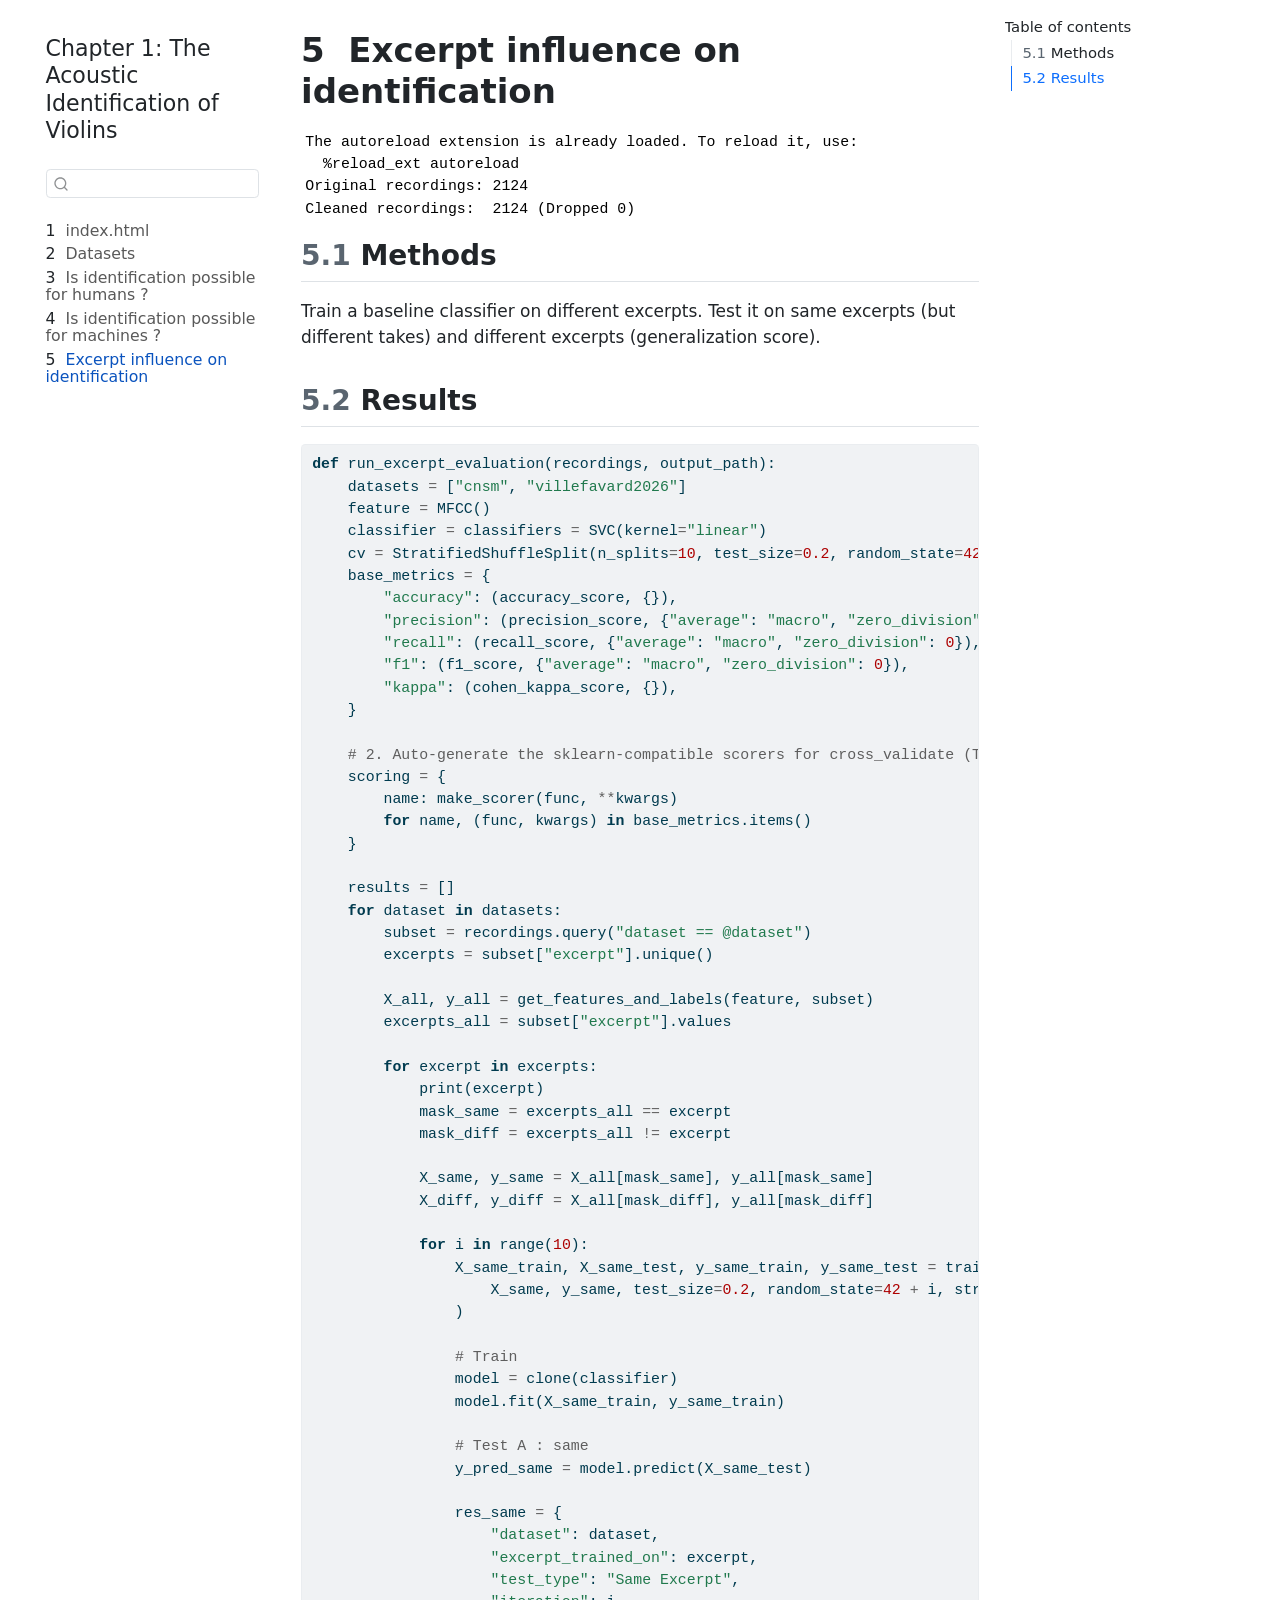
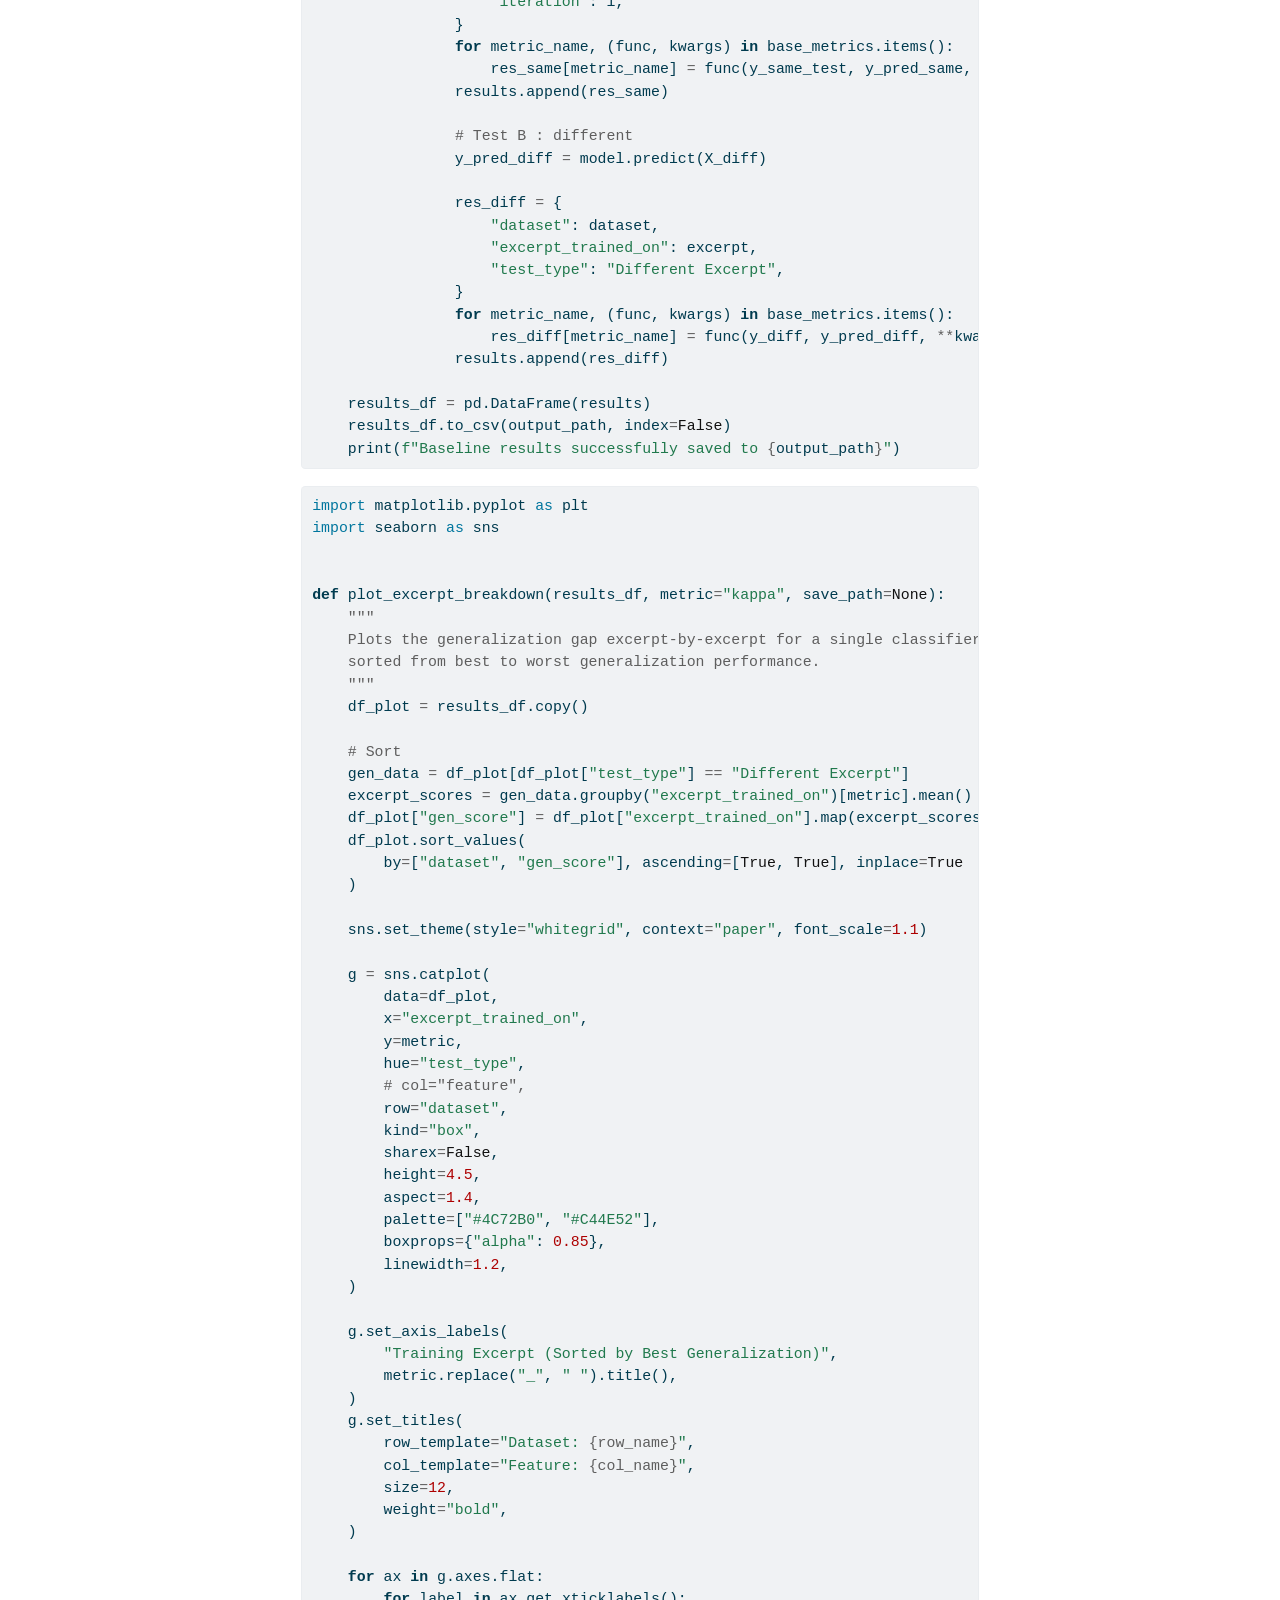
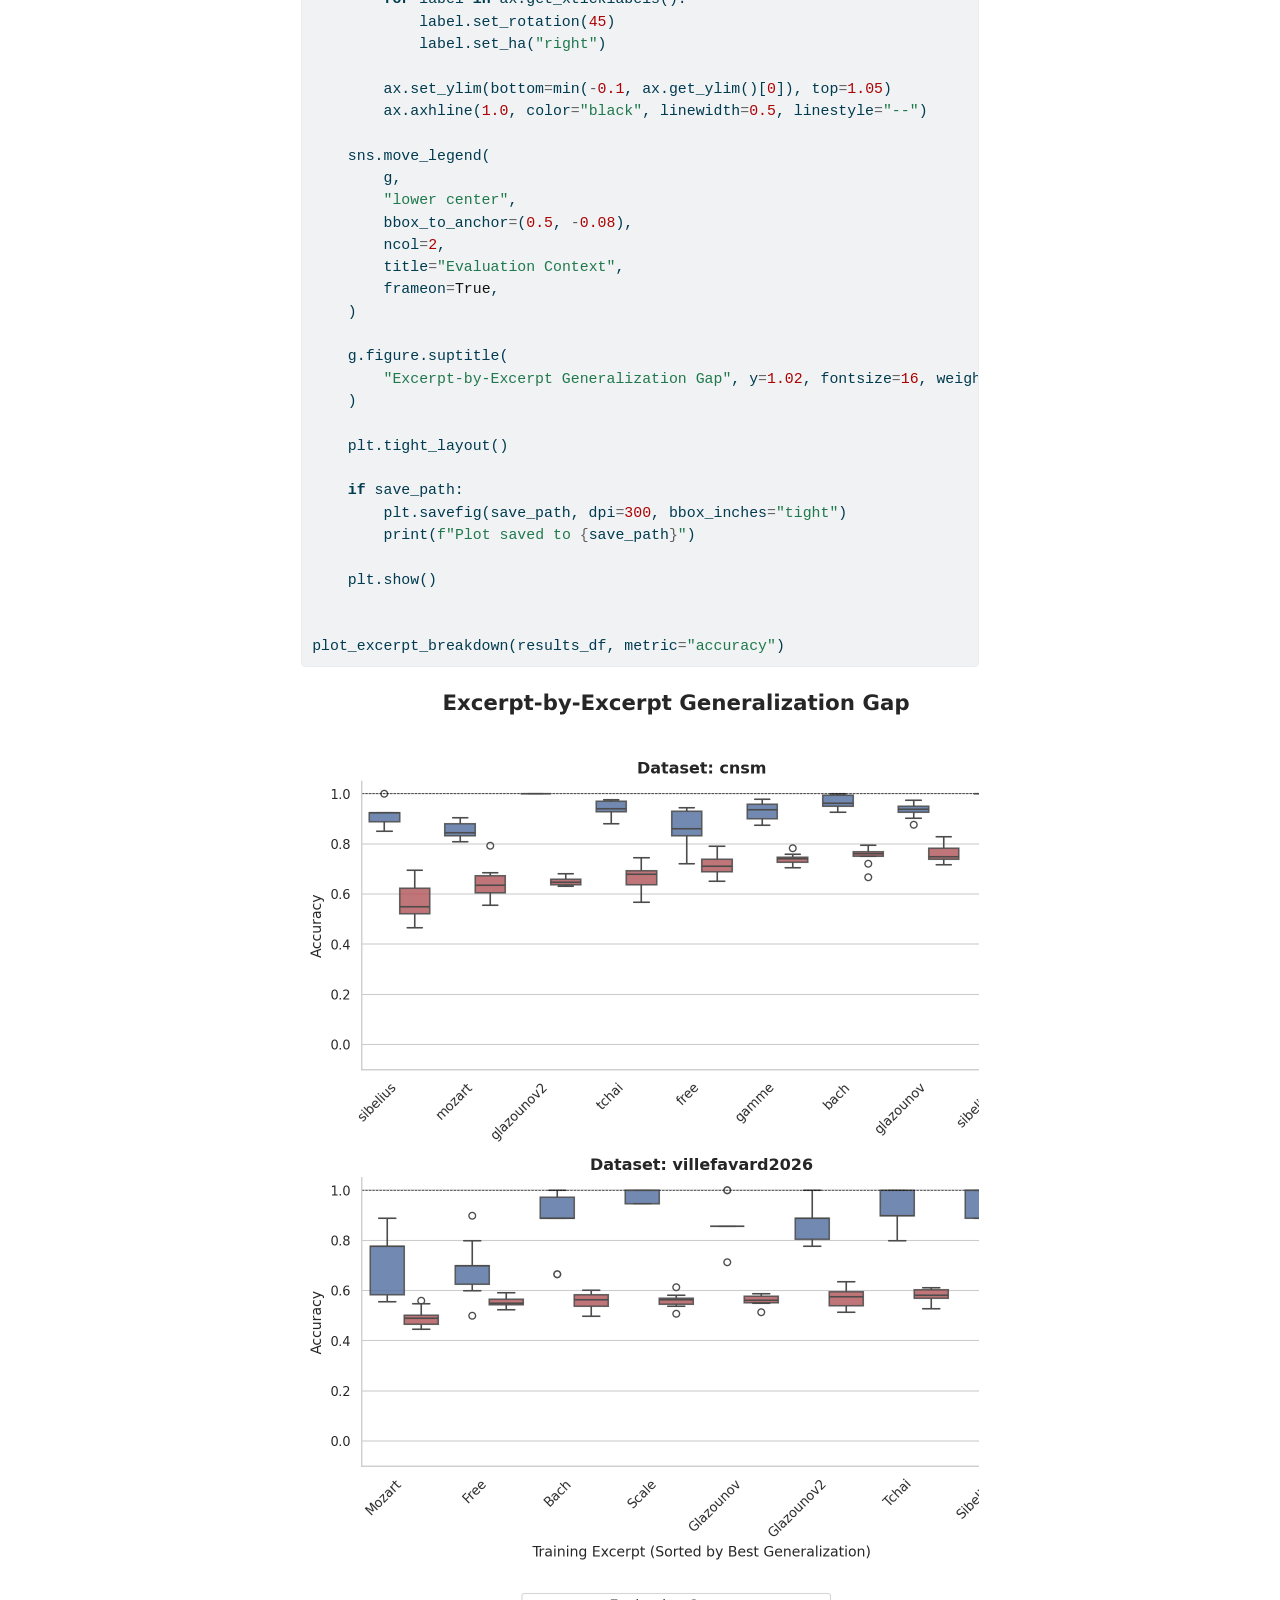
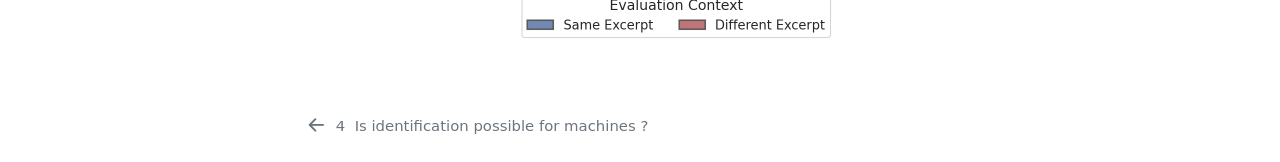
<file: reports/_output/excerpt-influence.html>
<!DOCTYPE html>
<html xmlns="http://www.w3.org/1999/xhtml" lang="en" xml:lang="en"><head>

<meta charset="utf-8">
<meta name="generator" content="quarto-1.9.37">

<meta name="viewport" content="width=device-width, initial-scale=1.0, user-scalable=yes">


<title>5&nbsp; Excerpt influence on identification – Chapter 1: The Acoustic Identification of Violins</title>
<style>
/* Default styles provided by pandoc.
** See https://pandoc.org/MANUAL.html#variables-for-html for config info.
*/
code{white-space: pre-wrap;}
span.smallcaps{font-variant: small-caps;}
div.columns{display: flex; gap: min(4vw, 1.5em);}
div.column{flex: auto; overflow-x: auto;}
div.hanging-indent{margin-left: 1.5em; text-indent: -1.5em;}
ul.task-list{list-style: none;}
ul.task-list li input[type="checkbox"] {
  width: 0.8em;
  margin: 0 0.8em 0.2em -1em; /* quarto-specific, see https://github.com/quarto-dev/quarto-cli/issues/4556 */ 
  vertical-align: middle;
}
/* CSS for syntax highlighting */
html { -webkit-text-size-adjust: 100%; }
pre > code.sourceCode { white-space: pre; position: relative; }
pre > code.sourceCode > span { display: inline-block; line-height: 1.25; }
pre > code.sourceCode > span:empty { height: 1.2em; }
.sourceCode { overflow: visible; }
code.sourceCode > span { color: inherit; text-decoration: inherit; }
div.sourceCode { margin: 1em 0; }
pre.sourceCode { margin: 0; }
@media screen {
div.sourceCode { overflow: auto; }
}
@media print {
pre > code.sourceCode { white-space: pre-wrap; }
pre > code.sourceCode > span { text-indent: -5em; padding-left: 5em; }
}
pre.numberSource code
  { counter-reset: source-line 0; }
pre.numberSource code > span
  { position: relative; left: -4em; counter-increment: source-line; }
pre.numberSource code > span > a:first-child::before
  { content: counter(source-line);
    position: relative; left: -1em; text-align: right; vertical-align: baseline;
    border: none; display: inline-block;
    -webkit-touch-callout: none; -webkit-user-select: none;
    -khtml-user-select: none; -moz-user-select: none;
    -ms-user-select: none; user-select: none;
    padding: 0 4px; width: 4em;
  }
pre.numberSource { margin-left: 3em;  padding-left: 4px; }
div.sourceCode
  {   }
@media screen {
pre > code.sourceCode > span > a:first-child::before { text-decoration: underline; }
}
</style>


<script src="site_libs/quarto-nav/quarto-nav.js"></script>
<script src="site_libs/quarto-nav/headroom.min.js"></script>
<script src="site_libs/clipboard/clipboard.min.js"></script>
<script src="site_libs/quarto-search/autocomplete.umd.js"></script>
<script src="site_libs/quarto-search/fuse.min.js"></script>
<script src="site_libs/quarto-search/quarto-search.js"></script>
<meta name="quarto:offset" content="./">
<link href="./is-identification-possible-machine.html" rel="prev">
<script src="site_libs/quarto-html/quarto.js" type="module"></script>
<script src="site_libs/quarto-html/tabsets/tabsets.js" type="module"></script>
<script src="site_libs/quarto-html/popper.min.js"></script>
<script src="site_libs/quarto-html/tippy.umd.min.js"></script>
<script src="site_libs/quarto-html/anchor.min.js"></script>
<link href="site_libs/quarto-html/tippy.css" rel="stylesheet">
<link href="site_libs/quarto-html/quarto-syntax-highlighting-7f8f88aac4f3542376d5c11b86a4c14d.css" rel="stylesheet" id="quarto-text-highlighting-styles">
<script src="site_libs/bootstrap/bootstrap.min.js"></script>
<link href="site_libs/bootstrap/bootstrap-icons.css" rel="stylesheet">
<link href="site_libs/bootstrap/bootstrap-02ebb7cf4e6a27330e571e87d12b4c73.min.css" rel="stylesheet" append-hash="true" id="quarto-bootstrap" data-mode="light">
<script id="quarto-search-options" type="application/json">{
  "location": "sidebar",
  "copy-button": false,
  "collapse-after": 3,
  "panel-placement": "start",
  "type": "textbox",
  "limit": 50,
  "keyboard-shortcut": [
    "f",
    "/",
    "s"
  ],
  "show-item-context": false,
  "language": {
    "search-no-results-text": "No results",
    "search-matching-documents-text": "matching documents",
    "search-copy-link-title": "Copy link to search",
    "search-hide-matches-text": "Hide additional matches",
    "search-more-match-text": "more match in this document",
    "search-more-matches-text": "more matches in this document",
    "search-clear-button-title": "Clear",
    "search-text-placeholder": "",
    "search-detached-cancel-button-title": "Cancel",
    "search-submit-button-title": "Submit",
    "search-label": "Search"
  }
}</script>


</head>

<body class="nav-sidebar floating quarto-light">

<div id="quarto-search-results"></div>
  <header id="quarto-header" class="headroom fixed-top">
  <nav class="quarto-secondary-nav">
    <div class="container-fluid d-flex">
      <button type="button" class="quarto-btn-toggle btn" data-bs-toggle="collapse" role="button" data-bs-target=".quarto-sidebar-collapse-item" aria-controls="quarto-sidebar" aria-expanded="false" aria-label="Toggle sidebar navigation" onclick="if (window.quartoToggleHeadroom) { window.quartoToggleHeadroom(); }">
        <i class="bi bi-layout-text-sidebar-reverse"></i>
      </button>
        <nav class="quarto-page-breadcrumbs" aria-label="breadcrumb"><ol class="breadcrumb"><li class="breadcrumb-item"><a href="./excerpt-influence.html"><span class="chapter-number">5</span>&nbsp; <span class="chapter-title">Excerpt influence on identification</span></a></li></ol></nav>
        <a class="flex-grow-1" role="navigation" data-bs-toggle="collapse" data-bs-target=".quarto-sidebar-collapse-item" aria-controls="quarto-sidebar" aria-expanded="false" aria-label="Toggle sidebar navigation" onclick="if (window.quartoToggleHeadroom) { window.quartoToggleHeadroom(); }">      
        </a>
      <button type="button" class="btn quarto-search-button" aria-label="Search" onclick="window.quartoOpenSearch();">
        <i class="bi bi-search"></i>
      </button>
    </div>
  </nav>
</header>
<!-- content -->
<div id="quarto-content" class="quarto-container page-columns page-rows-contents page-layout-article">
<!-- sidebar -->
  <nav id="quarto-sidebar" class="sidebar collapse collapse-horizontal quarto-sidebar-collapse-item sidebar-navigation floating overflow-auto">
    <div class="pt-lg-2 mt-2 text-left sidebar-header">
    <div class="sidebar-title mb-0 py-0">
      <a href="./">Chapter 1: The Acoustic Identification of Violins</a> 
    </div>
      </div>
        <div class="mt-2 flex-shrink-0 align-items-center">
        <div class="sidebar-search">
        <div id="quarto-search" class="" title="Search"></div>
        </div>
        </div>
    <div class="sidebar-menu-container"> 
    <ul class="list-unstyled mt-1">
        <li class="sidebar-item">
  <div class="sidebar-item-container"> 
  <a href="./index.html" class="sidebar-item-text sidebar-link">
 <span class="menu-text"><span class="chapter-number">1</span>&nbsp; <span class="chapter-title">index.html</span></span></a>
  </div>
</li>
        <li class="sidebar-item">
  <div class="sidebar-item-container"> 
  <a href="./materials.html" class="sidebar-item-text sidebar-link">
 <span class="menu-text"><span class="chapter-number">2</span>&nbsp; <span class="chapter-title">Datasets</span></span></a>
  </div>
</li>
        <li class="sidebar-item">
  <div class="sidebar-item-container"> 
  <a href="./is-identification-possible-humans.html" class="sidebar-item-text sidebar-link">
 <span class="menu-text"><span class="chapter-number">3</span>&nbsp; <span class="chapter-title">Is identification possible for humans ?</span></span></a>
  </div>
</li>
        <li class="sidebar-item">
  <div class="sidebar-item-container"> 
  <a href="./is-identification-possible-machine.html" class="sidebar-item-text sidebar-link">
 <span class="menu-text"><span class="chapter-number">4</span>&nbsp; <span class="chapter-title">Is identification possible for machines ?</span></span></a>
  </div>
</li>
        <li class="sidebar-item">
  <div class="sidebar-item-container"> 
  <a href="./excerpt-influence.html" class="sidebar-item-text sidebar-link active">
 <span class="menu-text"><span class="chapter-number">5</span>&nbsp; <span class="chapter-title">Excerpt influence on identification</span></span></a>
  </div>
</li>
    </ul>
    </div>
</nav>
<div id="quarto-sidebar-glass" class="quarto-sidebar-collapse-item" data-bs-toggle="collapse" data-bs-target=".quarto-sidebar-collapse-item"></div>
<!-- margin-sidebar -->
    <div id="quarto-margin-sidebar" class="sidebar margin-sidebar">
        <nav id="TOC" role="doc-toc" class="toc-active">
    <h2 id="toc-title">Table of contents</h2>
   
  <ul>
  <li><a href="#methods" id="toc-methods" class="nav-link active" data-scroll-target="#methods"><span class="header-section-number">5.1</span> Methods</a></li>
  <li><a href="#results" id="toc-results" class="nav-link" data-scroll-target="#results"><span class="header-section-number">5.2</span> Results</a></li>
  </ul>
</nav>
    </div>
<!-- main -->
<main class="content" id="quarto-document-content">

<header id="title-block-header" class="quarto-title-block default">
<div class="quarto-title">
<h1 class="title"><span class="chapter-number">5</span>&nbsp; <span class="chapter-title">Excerpt influence on identification</span></h1>
</div>



<div class="quarto-title-meta">

    
  
    
  </div>
  


</header>


<div id="351b2ea7" class="cell" data-execution_count="1">
<div class="cell-output cell-output-stdout">
<pre><code>The autoreload extension is already loaded. To reload it, use:
  %reload_ext autoreload
Original recordings: 2124
Cleaned recordings:  2124 (Dropped 0)</code></pre>
</div>
</div>
<section id="methods" class="level2" data-number="5.1">
<h2 data-number="5.1" class="anchored" data-anchor-id="methods"><span class="header-section-number">5.1</span> Methods</h2>
<p>Train a baseline classifier on different excerpts. Test it on same excerpts (but different takes) and different excerpts (generalization score).</p>
</section>
<section id="results" class="level2" data-number="5.2">
<h2 data-number="5.2" class="anchored" data-anchor-id="results"><span class="header-section-number">5.2</span> Results</h2>
<div id="df342a5a" class="cell" data-message="false" data-execution_count="2">
<div class="code-copy-outer-scaffold"><div class="sourceCode" id="cb2"><pre class="sourceCode python code-with-copy"><code class="sourceCode python"><span id="cb2-1"><a href="#cb2-1" aria-hidden="true" tabindex="-1"></a><span class="kw">def</span> run_excerpt_evaluation(recordings, output_path):</span>
<span id="cb2-2"><a href="#cb2-2" aria-hidden="true" tabindex="-1"></a>    datasets <span class="op">=</span> [<span class="st">"cnsm"</span>, <span class="st">"villefavard2026"</span>]</span>
<span id="cb2-3"><a href="#cb2-3" aria-hidden="true" tabindex="-1"></a>    feature <span class="op">=</span> MFCC()</span>
<span id="cb2-4"><a href="#cb2-4" aria-hidden="true" tabindex="-1"></a>    classifier <span class="op">=</span> classifiers <span class="op">=</span> SVC(kernel<span class="op">=</span><span class="st">"linear"</span>)</span>
<span id="cb2-5"><a href="#cb2-5" aria-hidden="true" tabindex="-1"></a>    cv <span class="op">=</span> StratifiedShuffleSplit(n_splits<span class="op">=</span><span class="dv">10</span>, test_size<span class="op">=</span><span class="fl">0.2</span>, random_state<span class="op">=</span><span class="dv">42</span>)</span>
<span id="cb2-6"><a href="#cb2-6" aria-hidden="true" tabindex="-1"></a>    base_metrics <span class="op">=</span> {</span>
<span id="cb2-7"><a href="#cb2-7" aria-hidden="true" tabindex="-1"></a>        <span class="st">"accuracy"</span>: (accuracy_score, {}),</span>
<span id="cb2-8"><a href="#cb2-8" aria-hidden="true" tabindex="-1"></a>        <span class="st">"precision"</span>: (precision_score, {<span class="st">"average"</span>: <span class="st">"macro"</span>, <span class="st">"zero_division"</span>: <span class="dv">0</span>}),</span>
<span id="cb2-9"><a href="#cb2-9" aria-hidden="true" tabindex="-1"></a>        <span class="st">"recall"</span>: (recall_score, {<span class="st">"average"</span>: <span class="st">"macro"</span>, <span class="st">"zero_division"</span>: <span class="dv">0</span>}),</span>
<span id="cb2-10"><a href="#cb2-10" aria-hidden="true" tabindex="-1"></a>        <span class="st">"f1"</span>: (f1_score, {<span class="st">"average"</span>: <span class="st">"macro"</span>, <span class="st">"zero_division"</span>: <span class="dv">0</span>}),</span>
<span id="cb2-11"><a href="#cb2-11" aria-hidden="true" tabindex="-1"></a>        <span class="st">"kappa"</span>: (cohen_kappa_score, {}),</span>
<span id="cb2-12"><a href="#cb2-12" aria-hidden="true" tabindex="-1"></a>    }</span>
<span id="cb2-13"><a href="#cb2-13" aria-hidden="true" tabindex="-1"></a></span>
<span id="cb2-14"><a href="#cb2-14" aria-hidden="true" tabindex="-1"></a>    <span class="co"># 2. Auto-generate the sklearn-compatible scorers for cross_validate (Test A)</span></span>
<span id="cb2-15"><a href="#cb2-15" aria-hidden="true" tabindex="-1"></a>    scoring <span class="op">=</span> {</span>
<span id="cb2-16"><a href="#cb2-16" aria-hidden="true" tabindex="-1"></a>        name: make_scorer(func, <span class="op">**</span>kwargs)</span>
<span id="cb2-17"><a href="#cb2-17" aria-hidden="true" tabindex="-1"></a>        <span class="cf">for</span> name, (func, kwargs) <span class="kw">in</span> base_metrics.items()</span>
<span id="cb2-18"><a href="#cb2-18" aria-hidden="true" tabindex="-1"></a>    }</span>
<span id="cb2-19"><a href="#cb2-19" aria-hidden="true" tabindex="-1"></a></span>
<span id="cb2-20"><a href="#cb2-20" aria-hidden="true" tabindex="-1"></a>    results <span class="op">=</span> []</span>
<span id="cb2-21"><a href="#cb2-21" aria-hidden="true" tabindex="-1"></a>    <span class="cf">for</span> dataset <span class="kw">in</span> datasets:</span>
<span id="cb2-22"><a href="#cb2-22" aria-hidden="true" tabindex="-1"></a>        subset <span class="op">=</span> recordings.query(<span class="st">"dataset == @dataset"</span>)</span>
<span id="cb2-23"><a href="#cb2-23" aria-hidden="true" tabindex="-1"></a>        excerpts <span class="op">=</span> subset[<span class="st">"excerpt"</span>].unique()</span>
<span id="cb2-24"><a href="#cb2-24" aria-hidden="true" tabindex="-1"></a></span>
<span id="cb2-25"><a href="#cb2-25" aria-hidden="true" tabindex="-1"></a>        X_all, y_all <span class="op">=</span> get_features_and_labels(feature, subset)</span>
<span id="cb2-26"><a href="#cb2-26" aria-hidden="true" tabindex="-1"></a>        excerpts_all <span class="op">=</span> subset[<span class="st">"excerpt"</span>].values</span>
<span id="cb2-27"><a href="#cb2-27" aria-hidden="true" tabindex="-1"></a></span>
<span id="cb2-28"><a href="#cb2-28" aria-hidden="true" tabindex="-1"></a>        <span class="cf">for</span> excerpt <span class="kw">in</span> excerpts:</span>
<span id="cb2-29"><a href="#cb2-29" aria-hidden="true" tabindex="-1"></a>            <span class="bu">print</span>(excerpt)</span>
<span id="cb2-30"><a href="#cb2-30" aria-hidden="true" tabindex="-1"></a>            mask_same <span class="op">=</span> excerpts_all <span class="op">==</span> excerpt</span>
<span id="cb2-31"><a href="#cb2-31" aria-hidden="true" tabindex="-1"></a>            mask_diff <span class="op">=</span> excerpts_all <span class="op">!=</span> excerpt</span>
<span id="cb2-32"><a href="#cb2-32" aria-hidden="true" tabindex="-1"></a></span>
<span id="cb2-33"><a href="#cb2-33" aria-hidden="true" tabindex="-1"></a>            X_same, y_same <span class="op">=</span> X_all[mask_same], y_all[mask_same]</span>
<span id="cb2-34"><a href="#cb2-34" aria-hidden="true" tabindex="-1"></a>            X_diff, y_diff <span class="op">=</span> X_all[mask_diff], y_all[mask_diff]</span>
<span id="cb2-35"><a href="#cb2-35" aria-hidden="true" tabindex="-1"></a></span>
<span id="cb2-36"><a href="#cb2-36" aria-hidden="true" tabindex="-1"></a>            <span class="cf">for</span> i <span class="kw">in</span> <span class="bu">range</span>(<span class="dv">10</span>):</span>
<span id="cb2-37"><a href="#cb2-37" aria-hidden="true" tabindex="-1"></a>                X_same_train, X_same_test, y_same_train, y_same_test <span class="op">=</span> train_test_split(</span>
<span id="cb2-38"><a href="#cb2-38" aria-hidden="true" tabindex="-1"></a>                    X_same, y_same, test_size<span class="op">=</span><span class="fl">0.2</span>, random_state<span class="op">=</span><span class="dv">42</span> <span class="op">+</span> i, stratify<span class="op">=</span>y_same</span>
<span id="cb2-39"><a href="#cb2-39" aria-hidden="true" tabindex="-1"></a>                )</span>
<span id="cb2-40"><a href="#cb2-40" aria-hidden="true" tabindex="-1"></a></span>
<span id="cb2-41"><a href="#cb2-41" aria-hidden="true" tabindex="-1"></a>                <span class="co"># Train</span></span>
<span id="cb2-42"><a href="#cb2-42" aria-hidden="true" tabindex="-1"></a>                model <span class="op">=</span> clone(classifier)</span>
<span id="cb2-43"><a href="#cb2-43" aria-hidden="true" tabindex="-1"></a>                model.fit(X_same_train, y_same_train)</span>
<span id="cb2-44"><a href="#cb2-44" aria-hidden="true" tabindex="-1"></a></span>
<span id="cb2-45"><a href="#cb2-45" aria-hidden="true" tabindex="-1"></a>                <span class="co"># Test A : same</span></span>
<span id="cb2-46"><a href="#cb2-46" aria-hidden="true" tabindex="-1"></a>                y_pred_same <span class="op">=</span> model.predict(X_same_test)</span>
<span id="cb2-47"><a href="#cb2-47" aria-hidden="true" tabindex="-1"></a></span>
<span id="cb2-48"><a href="#cb2-48" aria-hidden="true" tabindex="-1"></a>                res_same <span class="op">=</span> {</span>
<span id="cb2-49"><a href="#cb2-49" aria-hidden="true" tabindex="-1"></a>                    <span class="st">"dataset"</span>: dataset,</span>
<span id="cb2-50"><a href="#cb2-50" aria-hidden="true" tabindex="-1"></a>                    <span class="st">"excerpt_trained_on"</span>: excerpt,</span>
<span id="cb2-51"><a href="#cb2-51" aria-hidden="true" tabindex="-1"></a>                    <span class="st">"test_type"</span>: <span class="st">"Same Excerpt"</span>,</span>
<span id="cb2-52"><a href="#cb2-52" aria-hidden="true" tabindex="-1"></a>                    <span class="st">"iteration"</span>: i,</span>
<span id="cb2-53"><a href="#cb2-53" aria-hidden="true" tabindex="-1"></a>                }</span>
<span id="cb2-54"><a href="#cb2-54" aria-hidden="true" tabindex="-1"></a>                <span class="cf">for</span> metric_name, (func, kwargs) <span class="kw">in</span> base_metrics.items():</span>
<span id="cb2-55"><a href="#cb2-55" aria-hidden="true" tabindex="-1"></a>                    res_same[metric_name] <span class="op">=</span> func(y_same_test, y_pred_same, <span class="op">**</span>kwargs)</span>
<span id="cb2-56"><a href="#cb2-56" aria-hidden="true" tabindex="-1"></a>                results.append(res_same)</span>
<span id="cb2-57"><a href="#cb2-57" aria-hidden="true" tabindex="-1"></a></span>
<span id="cb2-58"><a href="#cb2-58" aria-hidden="true" tabindex="-1"></a>                <span class="co"># Test B : different</span></span>
<span id="cb2-59"><a href="#cb2-59" aria-hidden="true" tabindex="-1"></a>                y_pred_diff <span class="op">=</span> model.predict(X_diff)</span>
<span id="cb2-60"><a href="#cb2-60" aria-hidden="true" tabindex="-1"></a></span>
<span id="cb2-61"><a href="#cb2-61" aria-hidden="true" tabindex="-1"></a>                res_diff <span class="op">=</span> {</span>
<span id="cb2-62"><a href="#cb2-62" aria-hidden="true" tabindex="-1"></a>                    <span class="st">"dataset"</span>: dataset,</span>
<span id="cb2-63"><a href="#cb2-63" aria-hidden="true" tabindex="-1"></a>                    <span class="st">"excerpt_trained_on"</span>: excerpt,</span>
<span id="cb2-64"><a href="#cb2-64" aria-hidden="true" tabindex="-1"></a>                    <span class="st">"test_type"</span>: <span class="st">"Different Excerpt"</span>,</span>
<span id="cb2-65"><a href="#cb2-65" aria-hidden="true" tabindex="-1"></a>                }</span>
<span id="cb2-66"><a href="#cb2-66" aria-hidden="true" tabindex="-1"></a>                <span class="cf">for</span> metric_name, (func, kwargs) <span class="kw">in</span> base_metrics.items():</span>
<span id="cb2-67"><a href="#cb2-67" aria-hidden="true" tabindex="-1"></a>                    res_diff[metric_name] <span class="op">=</span> func(y_diff, y_pred_diff, <span class="op">**</span>kwargs)</span>
<span id="cb2-68"><a href="#cb2-68" aria-hidden="true" tabindex="-1"></a>                results.append(res_diff)</span>
<span id="cb2-69"><a href="#cb2-69" aria-hidden="true" tabindex="-1"></a></span>
<span id="cb2-70"><a href="#cb2-70" aria-hidden="true" tabindex="-1"></a>    results_df <span class="op">=</span> pd.DataFrame(results)</span>
<span id="cb2-71"><a href="#cb2-71" aria-hidden="true" tabindex="-1"></a>    results_df.to_csv(output_path, index<span class="op">=</span><span class="va">False</span>)</span>
<span id="cb2-72"><a href="#cb2-72" aria-hidden="true" tabindex="-1"></a>    <span class="bu">print</span>(<span class="ss">f"Baseline results successfully saved to </span><span class="sc">{</span>output_path<span class="sc">}</span><span class="ss">"</span>)</span></code></pre></div><button title="Copy to Clipboard" class="code-copy-button"><i class="bi"></i></button></div>
</div>
<div id="a0bac14b" class="cell" data-execution_count="3">
<div class="code-copy-outer-scaffold"><div class="sourceCode cell-code" id="cb3"><pre class="sourceCode python code-with-copy"><code class="sourceCode python"><span id="cb3-1"><a href="#cb3-1" aria-hidden="true" tabindex="-1"></a><span class="im">import</span> matplotlib.pyplot <span class="im">as</span> plt</span>
<span id="cb3-2"><a href="#cb3-2" aria-hidden="true" tabindex="-1"></a><span class="im">import</span> seaborn <span class="im">as</span> sns</span>
<span id="cb3-3"><a href="#cb3-3" aria-hidden="true" tabindex="-1"></a></span>
<span id="cb3-4"><a href="#cb3-4" aria-hidden="true" tabindex="-1"></a></span>
<span id="cb3-5"><a href="#cb3-5" aria-hidden="true" tabindex="-1"></a><span class="kw">def</span> plot_excerpt_breakdown(results_df, metric<span class="op">=</span><span class="st">"kappa"</span>, save_path<span class="op">=</span><span class="va">None</span>):</span>
<span id="cb3-6"><a href="#cb3-6" aria-hidden="true" tabindex="-1"></a>    <span class="co">"""</span></span>
<span id="cb3-7"><a href="#cb3-7" aria-hidden="true" tabindex="-1"></a><span class="co">    Plots the generalization gap excerpt-by-excerpt for a single classifier,</span></span>
<span id="cb3-8"><a href="#cb3-8" aria-hidden="true" tabindex="-1"></a><span class="co">    sorted from best to worst generalization performance.</span></span>
<span id="cb3-9"><a href="#cb3-9" aria-hidden="true" tabindex="-1"></a><span class="co">    """</span></span>
<span id="cb3-10"><a href="#cb3-10" aria-hidden="true" tabindex="-1"></a>    df_plot <span class="op">=</span> results_df.copy()</span>
<span id="cb3-11"><a href="#cb3-11" aria-hidden="true" tabindex="-1"></a></span>
<span id="cb3-12"><a href="#cb3-12" aria-hidden="true" tabindex="-1"></a>    <span class="co"># Sort</span></span>
<span id="cb3-13"><a href="#cb3-13" aria-hidden="true" tabindex="-1"></a>    gen_data <span class="op">=</span> df_plot[df_plot[<span class="st">"test_type"</span>] <span class="op">==</span> <span class="st">"Different Excerpt"</span>]</span>
<span id="cb3-14"><a href="#cb3-14" aria-hidden="true" tabindex="-1"></a>    excerpt_scores <span class="op">=</span> gen_data.groupby(<span class="st">"excerpt_trained_on"</span>)[metric].mean()</span>
<span id="cb3-15"><a href="#cb3-15" aria-hidden="true" tabindex="-1"></a>    df_plot[<span class="st">"gen_score"</span>] <span class="op">=</span> df_plot[<span class="st">"excerpt_trained_on"</span>].<span class="bu">map</span>(excerpt_scores)</span>
<span id="cb3-16"><a href="#cb3-16" aria-hidden="true" tabindex="-1"></a>    df_plot.sort_values(</span>
<span id="cb3-17"><a href="#cb3-17" aria-hidden="true" tabindex="-1"></a>        by<span class="op">=</span>[<span class="st">"dataset"</span>, <span class="st">"gen_score"</span>], ascending<span class="op">=</span>[<span class="va">True</span>, <span class="va">True</span>], inplace<span class="op">=</span><span class="va">True</span></span>
<span id="cb3-18"><a href="#cb3-18" aria-hidden="true" tabindex="-1"></a>    )</span>
<span id="cb3-19"><a href="#cb3-19" aria-hidden="true" tabindex="-1"></a></span>
<span id="cb3-20"><a href="#cb3-20" aria-hidden="true" tabindex="-1"></a>    sns.set_theme(style<span class="op">=</span><span class="st">"whitegrid"</span>, context<span class="op">=</span><span class="st">"paper"</span>, font_scale<span class="op">=</span><span class="fl">1.1</span>)</span>
<span id="cb3-21"><a href="#cb3-21" aria-hidden="true" tabindex="-1"></a></span>
<span id="cb3-22"><a href="#cb3-22" aria-hidden="true" tabindex="-1"></a>    g <span class="op">=</span> sns.catplot(</span>
<span id="cb3-23"><a href="#cb3-23" aria-hidden="true" tabindex="-1"></a>        data<span class="op">=</span>df_plot,</span>
<span id="cb3-24"><a href="#cb3-24" aria-hidden="true" tabindex="-1"></a>        x<span class="op">=</span><span class="st">"excerpt_trained_on"</span>,</span>
<span id="cb3-25"><a href="#cb3-25" aria-hidden="true" tabindex="-1"></a>        y<span class="op">=</span>metric,</span>
<span id="cb3-26"><a href="#cb3-26" aria-hidden="true" tabindex="-1"></a>        hue<span class="op">=</span><span class="st">"test_type"</span>,</span>
<span id="cb3-27"><a href="#cb3-27" aria-hidden="true" tabindex="-1"></a>        <span class="co"># col="feature",</span></span>
<span id="cb3-28"><a href="#cb3-28" aria-hidden="true" tabindex="-1"></a>        row<span class="op">=</span><span class="st">"dataset"</span>,</span>
<span id="cb3-29"><a href="#cb3-29" aria-hidden="true" tabindex="-1"></a>        kind<span class="op">=</span><span class="st">"box"</span>,</span>
<span id="cb3-30"><a href="#cb3-30" aria-hidden="true" tabindex="-1"></a>        sharex<span class="op">=</span><span class="va">False</span>,</span>
<span id="cb3-31"><a href="#cb3-31" aria-hidden="true" tabindex="-1"></a>        height<span class="op">=</span><span class="fl">4.5</span>,</span>
<span id="cb3-32"><a href="#cb3-32" aria-hidden="true" tabindex="-1"></a>        aspect<span class="op">=</span><span class="fl">1.4</span>,</span>
<span id="cb3-33"><a href="#cb3-33" aria-hidden="true" tabindex="-1"></a>        palette<span class="op">=</span>[<span class="st">"#4C72B0"</span>, <span class="st">"#C44E52"</span>],</span>
<span id="cb3-34"><a href="#cb3-34" aria-hidden="true" tabindex="-1"></a>        boxprops<span class="op">=</span>{<span class="st">"alpha"</span>: <span class="fl">0.85</span>},</span>
<span id="cb3-35"><a href="#cb3-35" aria-hidden="true" tabindex="-1"></a>        linewidth<span class="op">=</span><span class="fl">1.2</span>,</span>
<span id="cb3-36"><a href="#cb3-36" aria-hidden="true" tabindex="-1"></a>    )</span>
<span id="cb3-37"><a href="#cb3-37" aria-hidden="true" tabindex="-1"></a></span>
<span id="cb3-38"><a href="#cb3-38" aria-hidden="true" tabindex="-1"></a>    g.set_axis_labels(</span>
<span id="cb3-39"><a href="#cb3-39" aria-hidden="true" tabindex="-1"></a>        <span class="st">"Training Excerpt (Sorted by Best Generalization)"</span>,</span>
<span id="cb3-40"><a href="#cb3-40" aria-hidden="true" tabindex="-1"></a>        metric.replace(<span class="st">"_"</span>, <span class="st">" "</span>).title(),</span>
<span id="cb3-41"><a href="#cb3-41" aria-hidden="true" tabindex="-1"></a>    )</span>
<span id="cb3-42"><a href="#cb3-42" aria-hidden="true" tabindex="-1"></a>    g.set_titles(</span>
<span id="cb3-43"><a href="#cb3-43" aria-hidden="true" tabindex="-1"></a>        row_template<span class="op">=</span><span class="st">"Dataset: </span><span class="sc">{row_name}</span><span class="st">"</span>,</span>
<span id="cb3-44"><a href="#cb3-44" aria-hidden="true" tabindex="-1"></a>        col_template<span class="op">=</span><span class="st">"Feature: </span><span class="sc">{col_name}</span><span class="st">"</span>,</span>
<span id="cb3-45"><a href="#cb3-45" aria-hidden="true" tabindex="-1"></a>        size<span class="op">=</span><span class="dv">12</span>,</span>
<span id="cb3-46"><a href="#cb3-46" aria-hidden="true" tabindex="-1"></a>        weight<span class="op">=</span><span class="st">"bold"</span>,</span>
<span id="cb3-47"><a href="#cb3-47" aria-hidden="true" tabindex="-1"></a>    )</span>
<span id="cb3-48"><a href="#cb3-48" aria-hidden="true" tabindex="-1"></a></span>
<span id="cb3-49"><a href="#cb3-49" aria-hidden="true" tabindex="-1"></a>    <span class="cf">for</span> ax <span class="kw">in</span> g.axes.flat:</span>
<span id="cb3-50"><a href="#cb3-50" aria-hidden="true" tabindex="-1"></a>        <span class="cf">for</span> label <span class="kw">in</span> ax.get_xticklabels():</span>
<span id="cb3-51"><a href="#cb3-51" aria-hidden="true" tabindex="-1"></a>            label.set_rotation(<span class="dv">45</span>)</span>
<span id="cb3-52"><a href="#cb3-52" aria-hidden="true" tabindex="-1"></a>            label.set_ha(<span class="st">"right"</span>)</span>
<span id="cb3-53"><a href="#cb3-53" aria-hidden="true" tabindex="-1"></a></span>
<span id="cb3-54"><a href="#cb3-54" aria-hidden="true" tabindex="-1"></a>        ax.set_ylim(bottom<span class="op">=</span><span class="bu">min</span>(<span class="op">-</span><span class="fl">0.1</span>, ax.get_ylim()[<span class="dv">0</span>]), top<span class="op">=</span><span class="fl">1.05</span>)</span>
<span id="cb3-55"><a href="#cb3-55" aria-hidden="true" tabindex="-1"></a>        ax.axhline(<span class="fl">1.0</span>, color<span class="op">=</span><span class="st">"black"</span>, linewidth<span class="op">=</span><span class="fl">0.5</span>, linestyle<span class="op">=</span><span class="st">"--"</span>)</span>
<span id="cb3-56"><a href="#cb3-56" aria-hidden="true" tabindex="-1"></a></span>
<span id="cb3-57"><a href="#cb3-57" aria-hidden="true" tabindex="-1"></a>    sns.move_legend(</span>
<span id="cb3-58"><a href="#cb3-58" aria-hidden="true" tabindex="-1"></a>        g,</span>
<span id="cb3-59"><a href="#cb3-59" aria-hidden="true" tabindex="-1"></a>        <span class="st">"lower center"</span>,</span>
<span id="cb3-60"><a href="#cb3-60" aria-hidden="true" tabindex="-1"></a>        bbox_to_anchor<span class="op">=</span>(<span class="fl">0.5</span>, <span class="op">-</span><span class="fl">0.08</span>),</span>
<span id="cb3-61"><a href="#cb3-61" aria-hidden="true" tabindex="-1"></a>        ncol<span class="op">=</span><span class="dv">2</span>,</span>
<span id="cb3-62"><a href="#cb3-62" aria-hidden="true" tabindex="-1"></a>        title<span class="op">=</span><span class="st">"Evaluation Context"</span>,</span>
<span id="cb3-63"><a href="#cb3-63" aria-hidden="true" tabindex="-1"></a>        frameon<span class="op">=</span><span class="va">True</span>,</span>
<span id="cb3-64"><a href="#cb3-64" aria-hidden="true" tabindex="-1"></a>    )</span>
<span id="cb3-65"><a href="#cb3-65" aria-hidden="true" tabindex="-1"></a></span>
<span id="cb3-66"><a href="#cb3-66" aria-hidden="true" tabindex="-1"></a>    g.figure.suptitle(</span>
<span id="cb3-67"><a href="#cb3-67" aria-hidden="true" tabindex="-1"></a>        <span class="st">"Excerpt-by-Excerpt Generalization Gap"</span>, y<span class="op">=</span><span class="fl">1.02</span>, fontsize<span class="op">=</span><span class="dv">16</span>, weight<span class="op">=</span><span class="st">"bold"</span></span>
<span id="cb3-68"><a href="#cb3-68" aria-hidden="true" tabindex="-1"></a>    )</span>
<span id="cb3-69"><a href="#cb3-69" aria-hidden="true" tabindex="-1"></a></span>
<span id="cb3-70"><a href="#cb3-70" aria-hidden="true" tabindex="-1"></a>    plt.tight_layout()</span>
<span id="cb3-71"><a href="#cb3-71" aria-hidden="true" tabindex="-1"></a></span>
<span id="cb3-72"><a href="#cb3-72" aria-hidden="true" tabindex="-1"></a>    <span class="cf">if</span> save_path:</span>
<span id="cb3-73"><a href="#cb3-73" aria-hidden="true" tabindex="-1"></a>        plt.savefig(save_path, dpi<span class="op">=</span><span class="dv">300</span>, bbox_inches<span class="op">=</span><span class="st">"tight"</span>)</span>
<span id="cb3-74"><a href="#cb3-74" aria-hidden="true" tabindex="-1"></a>        <span class="bu">print</span>(<span class="ss">f"Plot saved to </span><span class="sc">{</span>save_path<span class="sc">}</span><span class="ss">"</span>)</span>
<span id="cb3-75"><a href="#cb3-75" aria-hidden="true" tabindex="-1"></a></span>
<span id="cb3-76"><a href="#cb3-76" aria-hidden="true" tabindex="-1"></a>    plt.show()</span>
<span id="cb3-77"><a href="#cb3-77" aria-hidden="true" tabindex="-1"></a></span>
<span id="cb3-78"><a href="#cb3-78" aria-hidden="true" tabindex="-1"></a></span>
<span id="cb3-79"><a href="#cb3-79" aria-hidden="true" tabindex="-1"></a>plot_excerpt_breakdown(results_df, metric<span class="op">=</span><span class="st">"accuracy"</span>)</span></code></pre></div><button title="Copy to Clipboard" class="code-copy-button"><i class="bi"></i></button></div>
<div class="cell-output cell-output-display">
<div>
<figure class="figure">
<p><img src="excerpt-influence_files/figure-html/cell-4-output-1.png" width="750" height="963" class="figure-img"></p>
</figure>
</div>
</div>
</div>


</section>

</main> <!-- /main -->
<script id="quarto-html-after-body" type="application/javascript">
  window.document.addEventListener("DOMContentLoaded", function (event) {
    const icon = "";
    const anchorJS = new window.AnchorJS();
    anchorJS.options = {
      placement: 'right',
      icon: icon
    };
    anchorJS.add('.anchored');
    const isCodeAnnotation = (el) => {
      for (const clz of el.classList) {
        if (clz.startsWith('code-annotation-')) {                     
          return true;
        }
      }
      return false;
    }
    const onCopySuccess = function(e) {
      // button target
      const button = e.trigger;
      // don't keep focus
      button.blur();
      // flash "checked"
      button.classList.add('code-copy-button-checked');
      var currentTitle = button.getAttribute("title");
      button.setAttribute("title", "Copied!");
      let tooltip;
      if (window.bootstrap) {
        button.setAttribute("data-bs-toggle", "tooltip");
        button.setAttribute("data-bs-placement", "left");
        button.setAttribute("data-bs-title", "Copied!");
        tooltip = new bootstrap.Tooltip(button, 
          { trigger: "manual", 
            customClass: "code-copy-button-tooltip",
            offset: [0, -8]});
        tooltip.show();    
      }
      setTimeout(function() {
        if (tooltip) {
          tooltip.hide();
          button.removeAttribute("data-bs-title");
          button.removeAttribute("data-bs-toggle");
          button.removeAttribute("data-bs-placement");
        }
        button.setAttribute("title", currentTitle);
        button.classList.remove('code-copy-button-checked');
      }, 1000);
      // clear code selection
      e.clearSelection();
    }
    const getTextToCopy = function(trigger) {
      const outerScaffold = trigger.parentElement.cloneNode(true);
      const codeEl = outerScaffold.querySelector('code');
      for (const childEl of codeEl.children) {
        if (isCodeAnnotation(childEl)) {
          childEl.remove();
        }
      }
      return codeEl.innerText;
    }
    const clipboard = new window.ClipboardJS('.code-copy-button:not([data-in-quarto-modal])', {
      text: getTextToCopy
    });
    clipboard.on('success', onCopySuccess);
    if (window.document.getElementById('quarto-embedded-source-code-modal')) {
      const clipboardModal = new window.ClipboardJS('.code-copy-button[data-in-quarto-modal]', {
        text: getTextToCopy,
        container: window.document.getElementById('quarto-embedded-source-code-modal')
      });
      clipboardModal.on('success', onCopySuccess);
    }
      var localhostRegex = new RegExp(/^(?:http|https):\/\/localhost\:?[0-9]*\//);
      var mailtoRegex = new RegExp(/^mailto:/);
        var filterRegex = new RegExp('/' + window.location.host + '/');
      var isInternal = (href) => {
          return filterRegex.test(href) || localhostRegex.test(href) || mailtoRegex.test(href);
      }
      // Inspect non-navigation links and adorn them if external
     var links = window.document.querySelectorAll('a[href]:not(.nav-link):not(.navbar-brand):not(.toc-action):not(.sidebar-link):not(.sidebar-item-toggle):not(.pagination-link):not(.no-external):not([aria-hidden]):not(.dropdown-item):not(.quarto-navigation-tool):not(.about-link)');
      for (var i=0; i<links.length; i++) {
        const link = links[i];
        if (!isInternal(link.href)) {
          // undo the damage that might have been done by quarto-nav.js in the case of
          // links that we want to consider external
          if (link.dataset.originalHref !== undefined) {
            link.href = link.dataset.originalHref;
          }
        }
      }
    function tippyHover(el, contentFn, onTriggerFn, onUntriggerFn) {
      const config = {
        allowHTML: true,
        maxWidth: 500,
        delay: 100,
        arrow: false,
        appendTo: function(el) {
            return el.parentElement;
        },
        interactive: true,
        interactiveBorder: 10,
        theme: 'quarto',
        placement: 'bottom-start',
      };
      if (contentFn) {
        config.content = contentFn;
      }
      if (onTriggerFn) {
        config.onTrigger = onTriggerFn;
      }
      if (onUntriggerFn) {
        config.onUntrigger = onUntriggerFn;
      }
      window.tippy(el, config); 
    }
    const noterefs = window.document.querySelectorAll('a[role="doc-noteref"]');
    for (var i=0; i<noterefs.length; i++) {
      const ref = noterefs[i];
      tippyHover(ref, function() {
        // use id or data attribute instead here
        let href = ref.getAttribute('data-footnote-href') || ref.getAttribute('href');
        try { href = new URL(href).hash; } catch {}
        const id = href.replace(/^#\/?/, "");
        const note = window.document.getElementById(id);
        if (note) {
          return note.innerHTML;
        } else {
          return "";
        }
      });
    }
    const xrefs = window.document.querySelectorAll('a.quarto-xref');
    const processXRef = (id, note) => {
      // Strip column container classes
      const stripColumnClz = (el) => {
        el.classList.remove("page-full", "page-columns");
        if (el.children) {
          for (const child of el.children) {
            stripColumnClz(child);
          }
        }
      }
      stripColumnClz(note)
      if (id === null || id.startsWith('sec-')) {
        // Special case sections, only their first couple elements
        const container = document.createElement("div");
        if (note.children && note.children.length > 2) {
          container.appendChild(note.children[0].cloneNode(true));
          for (let i = 1; i < note.children.length; i++) {
            const child = note.children[i];
            if (child.tagName === "P" && child.innerText === "") {
              continue;
            } else {
              container.appendChild(child.cloneNode(true));
              break;
            }
          }
          if (window.Quarto?.typesetMath) {
            window.Quarto.typesetMath(container);
          }
          return container.innerHTML
        } else {
          if (window.Quarto?.typesetMath) {
            window.Quarto.typesetMath(note);
          }
          return note.innerHTML;
        }
      } else {
        // Remove any anchor links if they are present
        const anchorLink = note.querySelector('a.anchorjs-link');
        if (anchorLink) {
          anchorLink.remove();
        }
        if (window.Quarto?.typesetMath) {
          window.Quarto.typesetMath(note);
        }
        if (note.classList.contains("callout")) {
          return note.outerHTML;
        } else {
          return note.innerHTML;
        }
      }
    }
    for (var i=0; i<xrefs.length; i++) {
      const xref = xrefs[i];
      tippyHover(xref, undefined, function(instance) {
        instance.disable();
        let url = xref.getAttribute('href');
        let hash = undefined; 
        if (url.startsWith('#')) {
          hash = url;
        } else {
          try { hash = new URL(url).hash; } catch {}
        }
        if (hash) {
          const id = hash.replace(/^#\/?/, "");
          const note = window.document.getElementById(id);
          if (note !== null) {
            try {
              const html = processXRef(id, note.cloneNode(true));
              instance.setContent(html);
            } finally {
              instance.enable();
              instance.show();
            }
          } else {
            // See if we can fetch this
            fetch(url.split('#')[0])
            .then(res => res.text())
            .then(html => {
              const parser = new DOMParser();
              const htmlDoc = parser.parseFromString(html, "text/html");
              const note = htmlDoc.getElementById(id);
              if (note !== null) {
                const html = processXRef(id, note);
                instance.setContent(html);
              } 
            }).finally(() => {
              instance.enable();
              instance.show();
            });
          }
        } else {
          // See if we can fetch a full url (with no hash to target)
          // This is a special case and we should probably do some content thinning / targeting
          fetch(url)
          .then(res => res.text())
          .then(html => {
            const parser = new DOMParser();
            const htmlDoc = parser.parseFromString(html, "text/html");
            const note = htmlDoc.querySelector('main.content');
            if (note !== null) {
              // This should only happen for chapter cross references
              // (since there is no id in the URL)
              // remove the first header
              if (note.children.length > 0 && note.children[0].tagName === "HEADER") {
                note.children[0].remove();
              }
              const html = processXRef(null, note);
              instance.setContent(html);
            } 
          }).finally(() => {
            instance.enable();
            instance.show();
          });
        }
      }, function(instance) {
      });
    }
        let selectedAnnoteEl;
        const selectorForAnnotation = ( cell, annotation) => {
          let cellAttr = 'data-code-cell="' + cell + '"';
          let lineAttr = 'data-code-annotation="' +  annotation + '"';
          const selector = 'span[' + cellAttr + '][' + lineAttr + ']';
          return selector;
        }
        const selectCodeLines = (annoteEl) => {
          const doc = window.document;
          const targetCell = annoteEl.getAttribute("data-target-cell");
          const targetAnnotation = annoteEl.getAttribute("data-target-annotation");
          const annoteSpan = window.document.querySelector(selectorForAnnotation(targetCell, targetAnnotation));
          const lines = annoteSpan.getAttribute("data-code-lines").split(",");
          const lineIds = lines.map((line) => {
            return targetCell + "-" + line;
          })
          let top = null;
          let height = null;
          let parent = null;
          if (lineIds.length > 0) {
              //compute the position of the single el (top and bottom and make a div)
              const el = window.document.getElementById(lineIds[0]);
              top = el.offsetTop;
              height = el.offsetHeight;
              parent = el.parentElement.parentElement;
            if (lineIds.length > 1) {
              const lastEl = window.document.getElementById(lineIds[lineIds.length - 1]);
              const bottom = lastEl.offsetTop + lastEl.offsetHeight;
              height = bottom - top;
            }
            if (top !== null && height !== null && parent !== null) {
              // cook up a div (if necessary) and position it 
              let div = window.document.getElementById("code-annotation-line-highlight");
              if (div === null) {
                div = window.document.createElement("div");
                div.setAttribute("id", "code-annotation-line-highlight");
                div.style.position = 'absolute';
                parent.appendChild(div);
              }
              div.style.top = top - 2 + "px";
              div.style.height = height + 4 + "px";
              div.style.left = 0;
              let gutterDiv = window.document.getElementById("code-annotation-line-highlight-gutter");
              if (gutterDiv === null) {
                gutterDiv = window.document.createElement("div");
                gutterDiv.setAttribute("id", "code-annotation-line-highlight-gutter");
                gutterDiv.style.position = 'absolute';
                const codeCell = window.document.getElementById(targetCell);
                const gutter = codeCell.querySelector('.code-annotation-gutter');
                gutter.appendChild(gutterDiv);
              }
              gutterDiv.style.top = top - 2 + "px";
              gutterDiv.style.height = height + 4 + "px";
            }
            selectedAnnoteEl = annoteEl;
          }
        };
        const unselectCodeLines = () => {
          const elementsIds = ["code-annotation-line-highlight", "code-annotation-line-highlight-gutter"];
          elementsIds.forEach((elId) => {
            const div = window.document.getElementById(elId);
            if (div) {
              div.remove();
            }
          });
          selectedAnnoteEl = undefined;
        };
          // Handle positioning of the toggle
      window.addEventListener(
        "resize",
        throttle(() => {
          elRect = undefined;
          if (selectedAnnoteEl) {
            selectCodeLines(selectedAnnoteEl);
          }
        }, 10)
      );
      function throttle(fn, ms) {
      let throttle = false;
      let timer;
        return (...args) => {
          if(!throttle) { // first call gets through
              fn.apply(this, args);
              throttle = true;
          } else { // all the others get throttled
              if(timer) clearTimeout(timer); // cancel #2
              timer = setTimeout(() => {
                fn.apply(this, args);
                timer = throttle = false;
              }, ms);
          }
        };
      }
        // Attach click handler to the DT
        const annoteDls = window.document.querySelectorAll('dt[data-target-cell]');
        for (const annoteDlNode of annoteDls) {
          annoteDlNode.addEventListener('click', (event) => {
            const clickedEl = event.target;
            if (clickedEl !== selectedAnnoteEl) {
              unselectCodeLines();
              const activeEl = window.document.querySelector('dt[data-target-cell].code-annotation-active');
              if (activeEl) {
                activeEl.classList.remove('code-annotation-active');
              }
              selectCodeLines(clickedEl);
              clickedEl.classList.add('code-annotation-active');
            } else {
              // Unselect the line
              unselectCodeLines();
              clickedEl.classList.remove('code-annotation-active');
            }
          });
        }
    const findCites = (el) => {
      const parentEl = el.parentElement;
      if (parentEl) {
        const cites = parentEl.dataset.cites;
        if (cites) {
          return {
            el,
            cites: cites.split(' ')
          };
        } else {
          return findCites(el.parentElement)
        }
      } else {
        return undefined;
      }
    };
    var bibliorefs = window.document.querySelectorAll('a[role="doc-biblioref"]');
    for (var i=0; i<bibliorefs.length; i++) {
      const ref = bibliorefs[i];
      const citeInfo = findCites(ref);
      if (citeInfo) {
        tippyHover(citeInfo.el, function() {
          var popup = window.document.createElement('div');
          citeInfo.cites.forEach(function(cite) {
            var citeDiv = window.document.createElement('div');
            citeDiv.classList.add('hanging-indent');
            citeDiv.classList.add('csl-entry');
            var biblioDiv = window.document.getElementById('ref-' + cite);
            if (biblioDiv) {
              citeDiv.innerHTML = biblioDiv.innerHTML;
            }
            popup.appendChild(citeDiv);
          });
          return popup.innerHTML;
        });
      }
    }
  });
  </script>
<nav class="page-navigation">
  <div class="nav-page nav-page-previous">
      <a href="./is-identification-possible-machine.html" class="pagination-link" aria-label="Is identification possible for machines ?">
        <i class="bi bi-arrow-left-short"></i> <span class="nav-page-text"><span class="chapter-number">4</span>&nbsp; <span class="chapter-title">Is identification possible for machines ?</span></span>
      </a>          
  </div>
  <div class="nav-page nav-page-next">
  </div>
</nav>
</div> <!-- /content -->




</body></html>
</file>
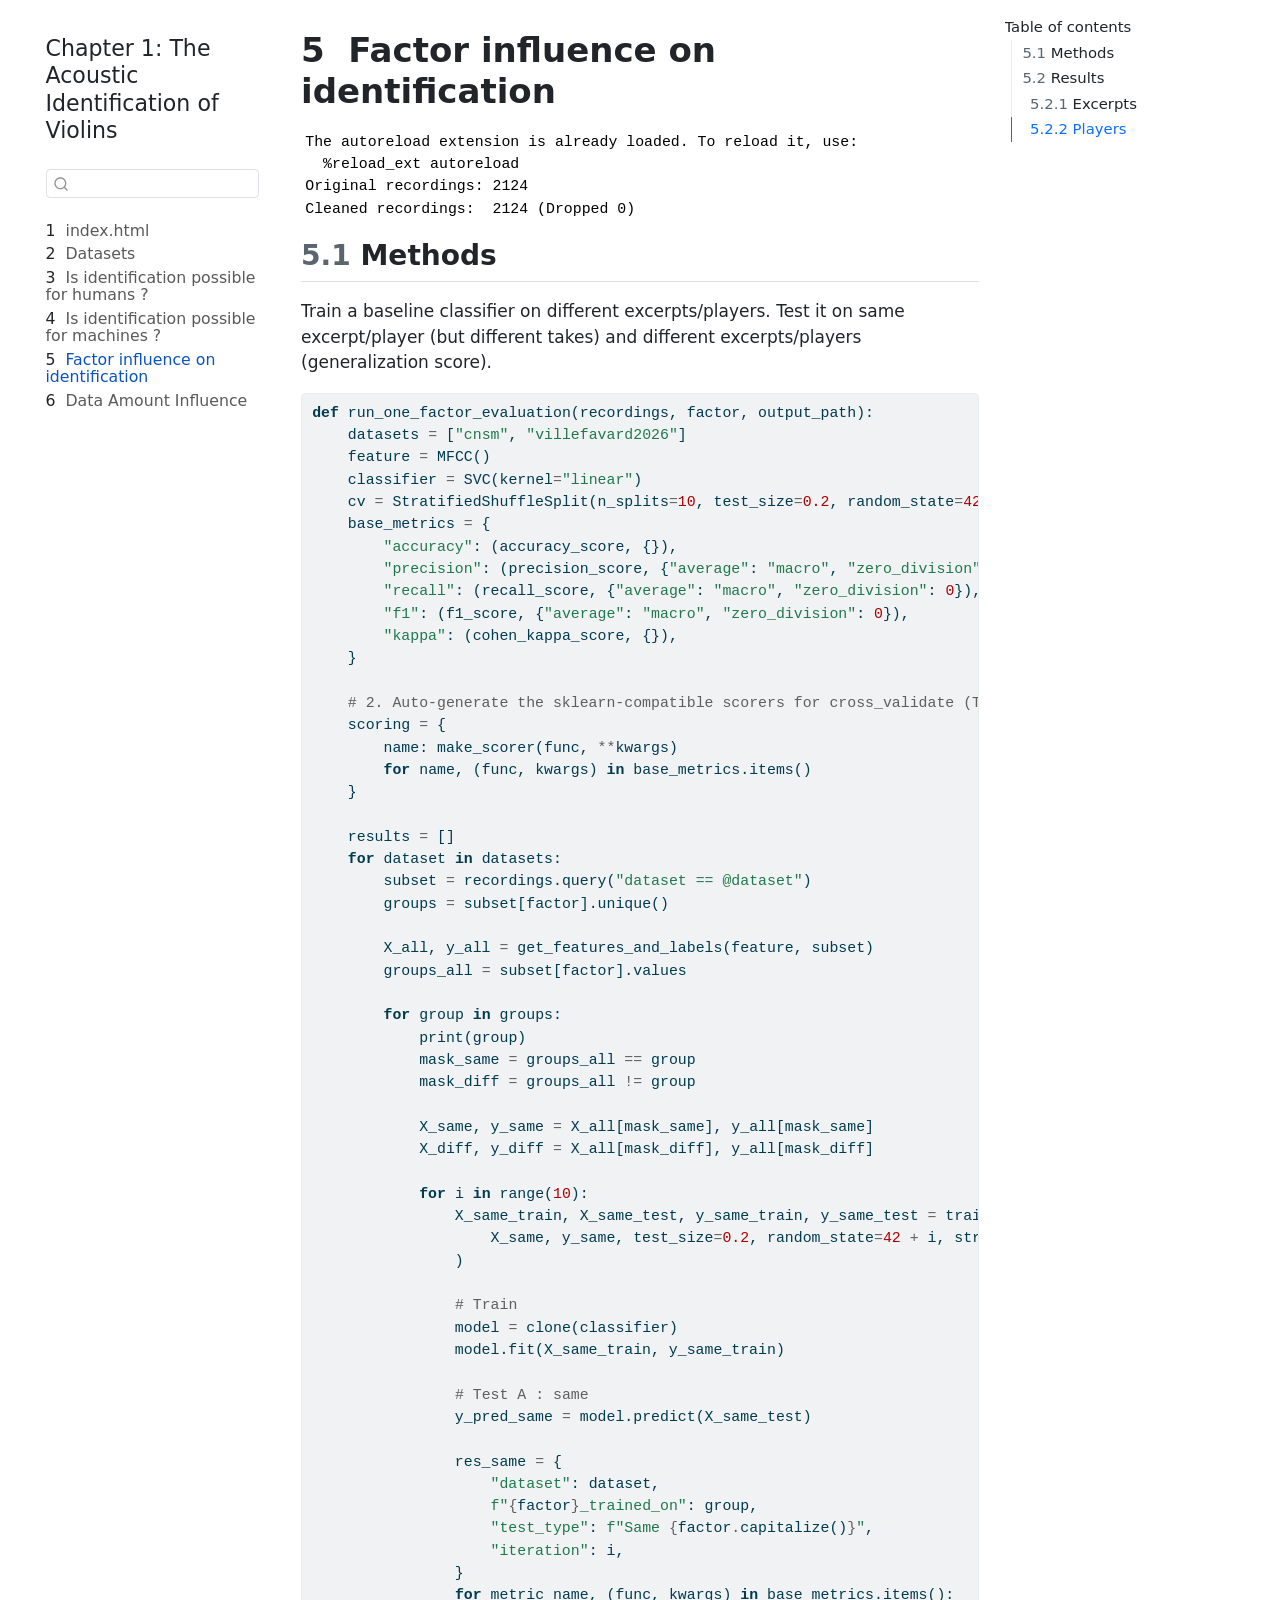
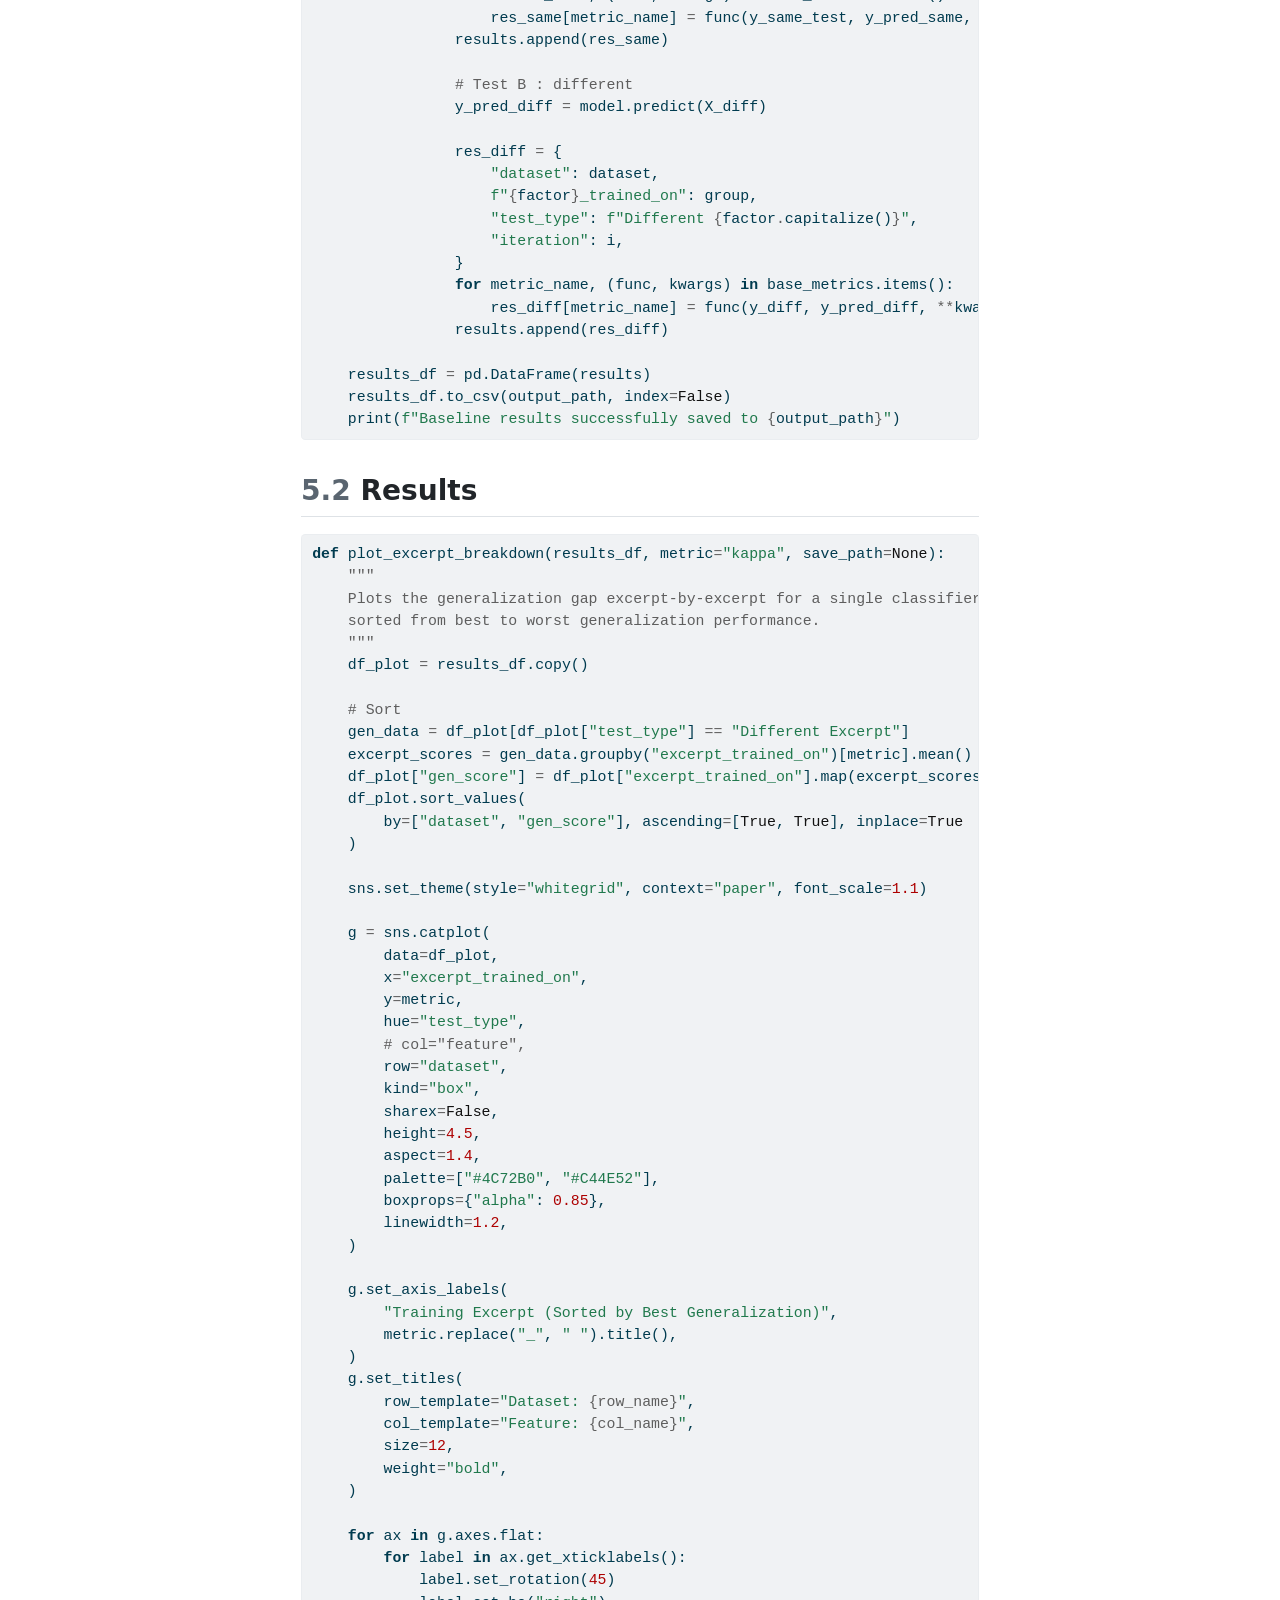
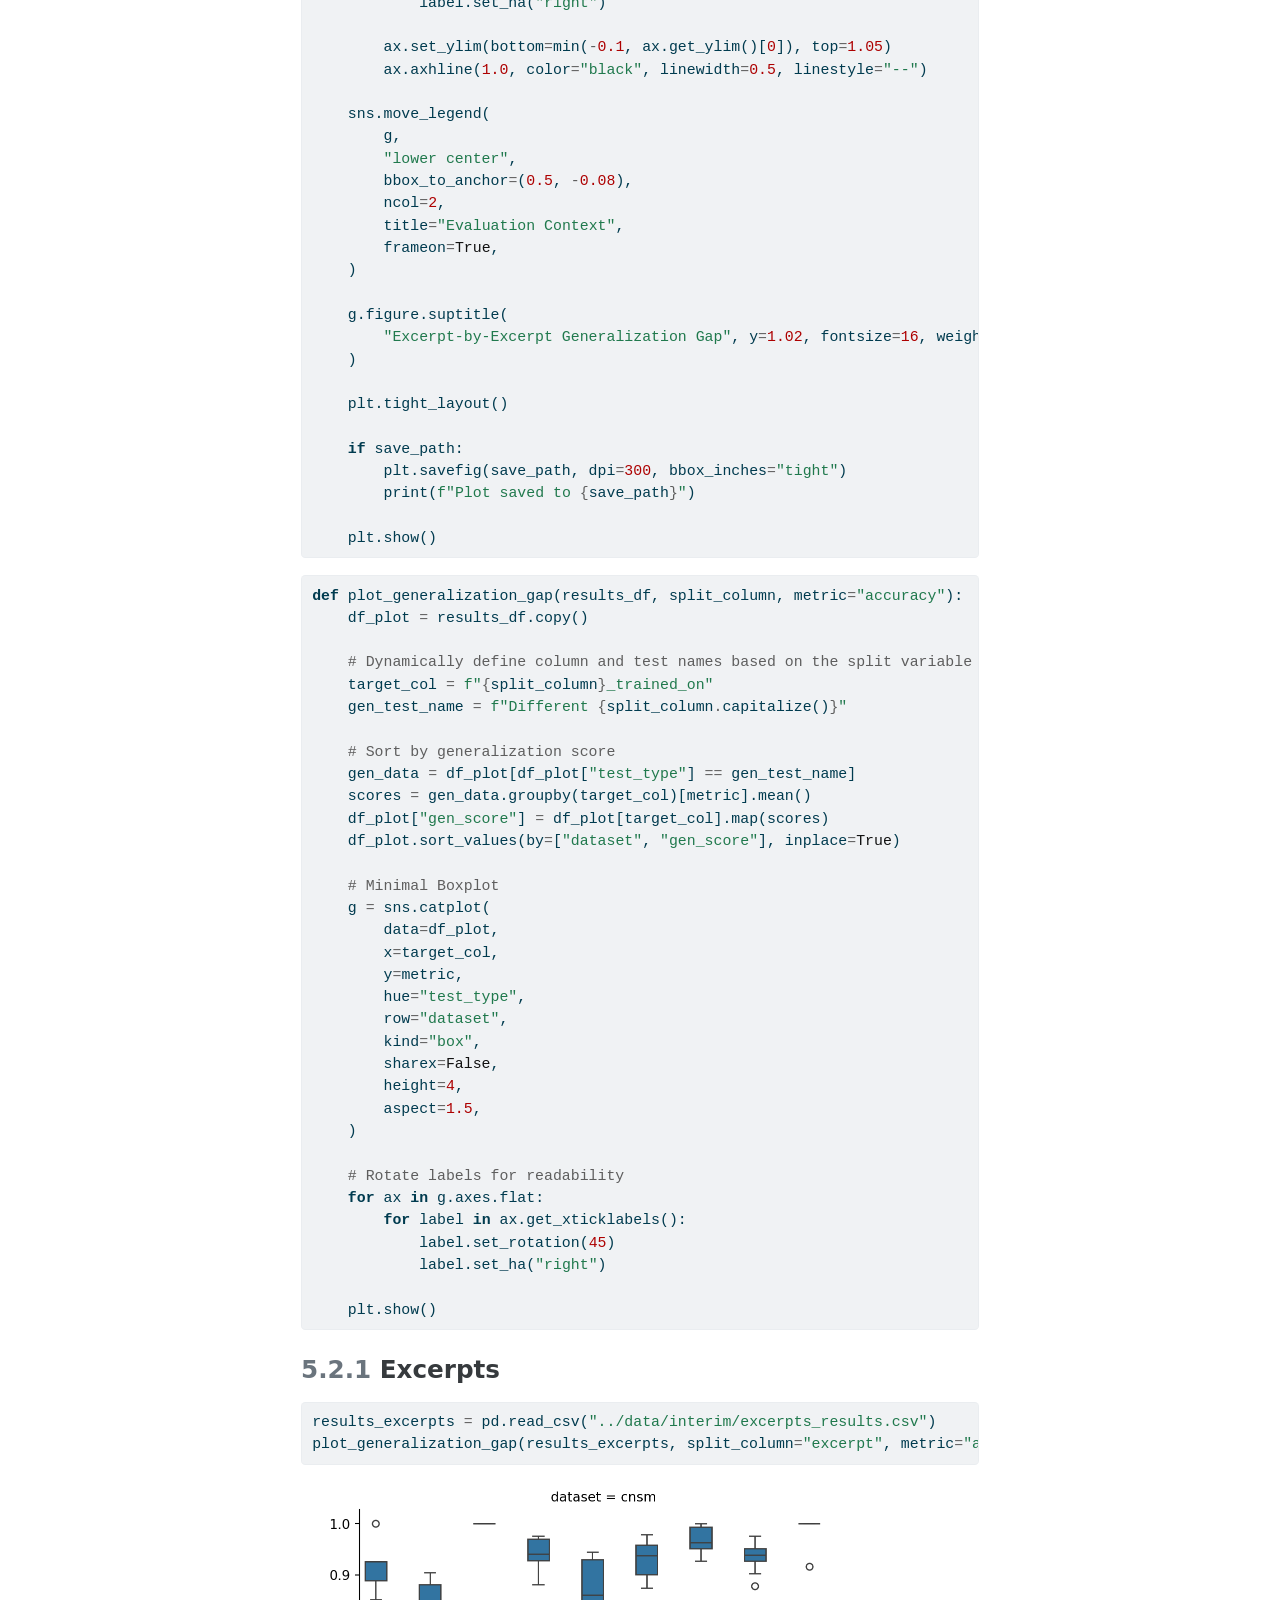
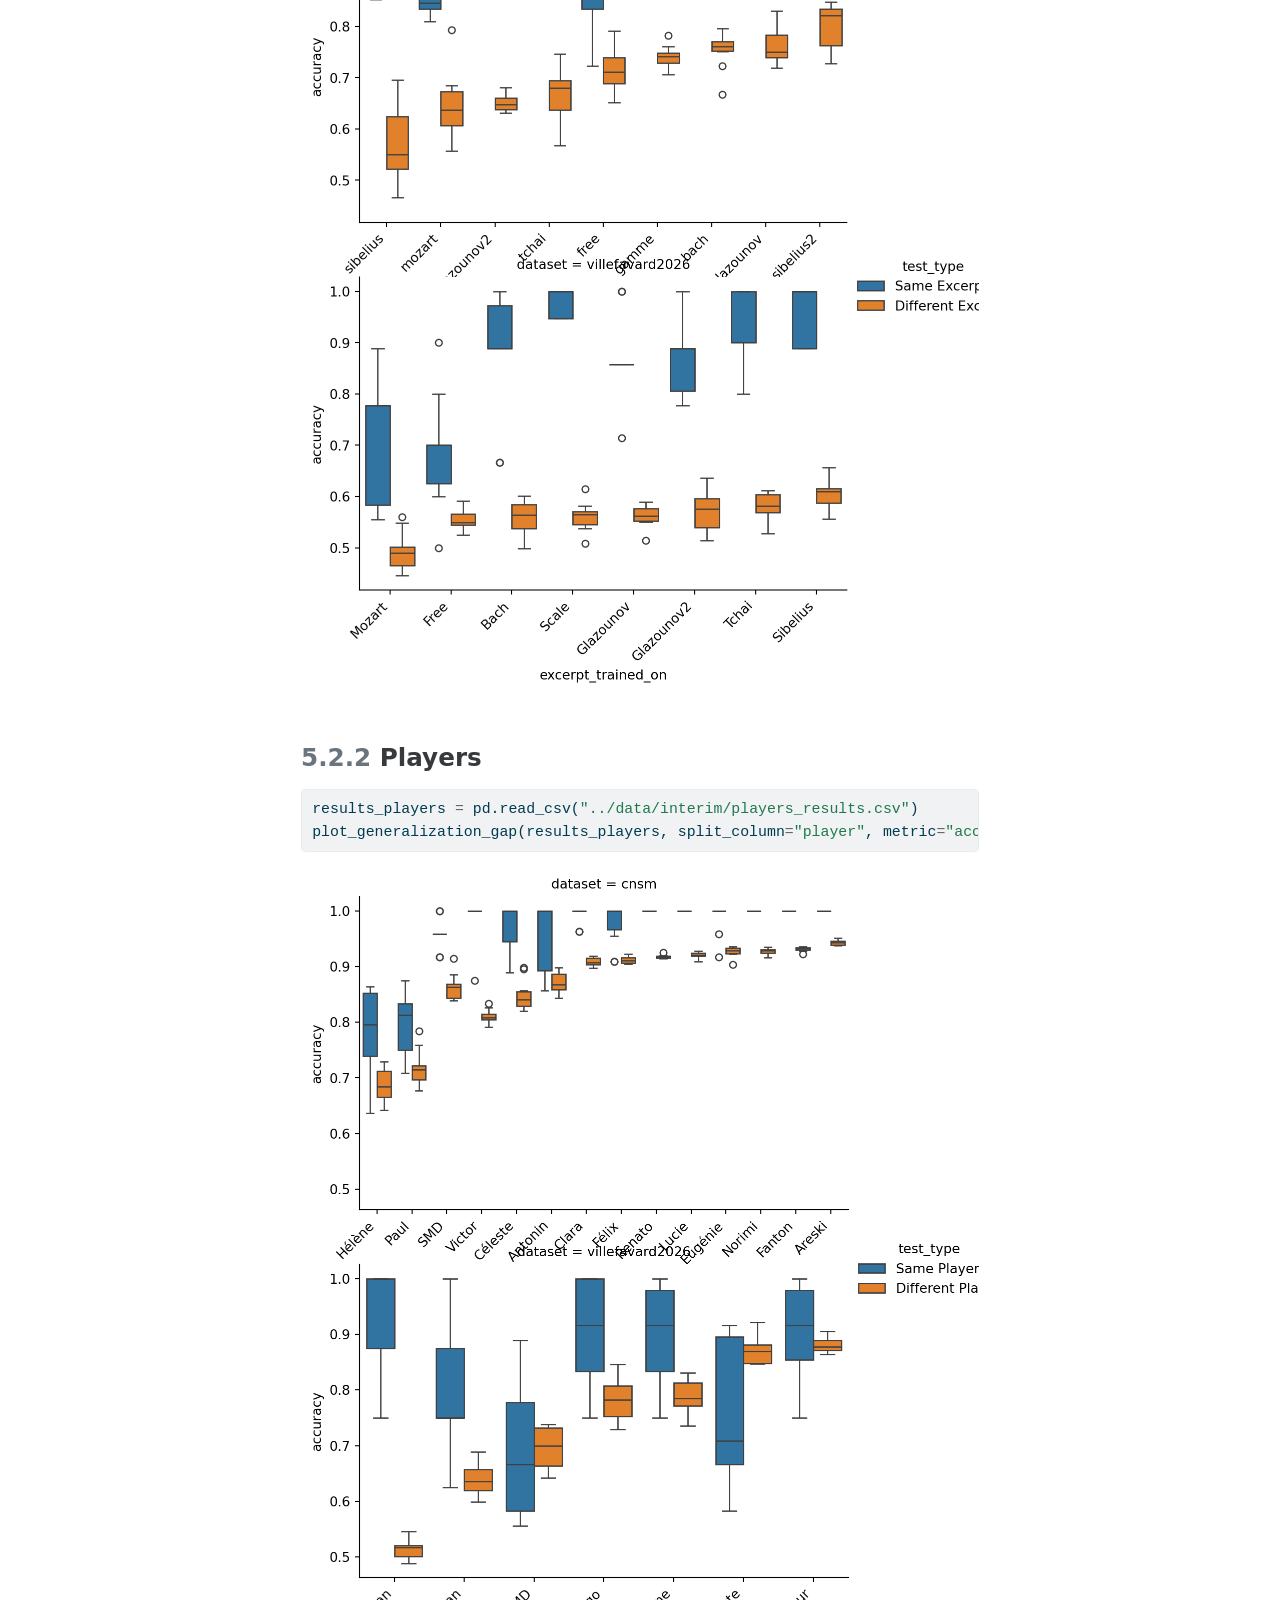
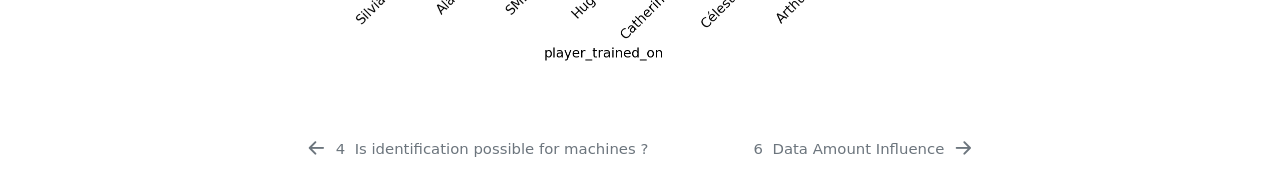
<file: reports/_output/factor-influence.html>
<!DOCTYPE html>
<html xmlns="http://www.w3.org/1999/xhtml" lang="en" xml:lang="en"><head>

<meta charset="utf-8">
<meta name="generator" content="quarto-1.9.37">

<meta name="viewport" content="width=device-width, initial-scale=1.0, user-scalable=yes">


<title>5&nbsp; Factor influence on identification – Chapter 1: The Acoustic Identification of Violins</title>
<style>
/* Default styles provided by pandoc.
** See https://pandoc.org/MANUAL.html#variables-for-html for config info.
*/
code{white-space: pre-wrap;}
span.smallcaps{font-variant: small-caps;}
div.columns{display: flex; gap: min(4vw, 1.5em);}
div.column{flex: auto; overflow-x: auto;}
div.hanging-indent{margin-left: 1.5em; text-indent: -1.5em;}
ul.task-list{list-style: none;}
ul.task-list li input[type="checkbox"] {
  width: 0.8em;
  margin: 0 0.8em 0.2em -1em; /* quarto-specific, see https://github.com/quarto-dev/quarto-cli/issues/4556 */ 
  vertical-align: middle;
}
/* CSS for syntax highlighting */
html { -webkit-text-size-adjust: 100%; }
pre > code.sourceCode { white-space: pre; position: relative; }
pre > code.sourceCode > span { display: inline-block; line-height: 1.25; }
pre > code.sourceCode > span:empty { height: 1.2em; }
.sourceCode { overflow: visible; }
code.sourceCode > span { color: inherit; text-decoration: inherit; }
div.sourceCode { margin: 1em 0; }
pre.sourceCode { margin: 0; }
@media screen {
div.sourceCode { overflow: auto; }
}
@media print {
pre > code.sourceCode { white-space: pre-wrap; }
pre > code.sourceCode > span { text-indent: -5em; padding-left: 5em; }
}
pre.numberSource code
  { counter-reset: source-line 0; }
pre.numberSource code > span
  { position: relative; left: -4em; counter-increment: source-line; }
pre.numberSource code > span > a:first-child::before
  { content: counter(source-line);
    position: relative; left: -1em; text-align: right; vertical-align: baseline;
    border: none; display: inline-block;
    -webkit-touch-callout: none; -webkit-user-select: none;
    -khtml-user-select: none; -moz-user-select: none;
    -ms-user-select: none; user-select: none;
    padding: 0 4px; width: 4em;
  }
pre.numberSource { margin-left: 3em;  padding-left: 4px; }
div.sourceCode
  {   }
@media screen {
pre > code.sourceCode > span > a:first-child::before { text-decoration: underline; }
}
</style>


<script src="site_libs/quarto-nav/quarto-nav.js"></script>
<script src="site_libs/quarto-nav/headroom.min.js"></script>
<script src="site_libs/clipboard/clipboard.min.js"></script>
<script src="site_libs/quarto-search/autocomplete.umd.js"></script>
<script src="site_libs/quarto-search/fuse.min.js"></script>
<script src="site_libs/quarto-search/quarto-search.js"></script>
<meta name="quarto:offset" content="./">
<link href="./data-amount-influence.html" rel="next">
<link href="./is-identification-possible-machine.html" rel="prev">
<script src="site_libs/quarto-html/quarto.js" type="module"></script>
<script src="site_libs/quarto-html/tabsets/tabsets.js" type="module"></script>
<script src="site_libs/quarto-html/popper.min.js"></script>
<script src="site_libs/quarto-html/tippy.umd.min.js"></script>
<script src="site_libs/quarto-html/anchor.min.js"></script>
<link href="site_libs/quarto-html/tippy.css" rel="stylesheet">
<link href="site_libs/quarto-html/quarto-syntax-highlighting-7f8f88aac4f3542376d5c11b86a4c14d.css" rel="stylesheet" id="quarto-text-highlighting-styles">
<script src="site_libs/bootstrap/bootstrap.min.js"></script>
<link href="site_libs/bootstrap/bootstrap-icons.css" rel="stylesheet">
<link href="site_libs/bootstrap/bootstrap-02ebb7cf4e6a27330e571e87d12b4c73.min.css" rel="stylesheet" append-hash="true" id="quarto-bootstrap" data-mode="light">
<script id="quarto-search-options" type="application/json">{
  "location": "sidebar",
  "copy-button": false,
  "collapse-after": 3,
  "panel-placement": "start",
  "type": "textbox",
  "limit": 50,
  "keyboard-shortcut": [
    "f",
    "/",
    "s"
  ],
  "show-item-context": false,
  "language": {
    "search-no-results-text": "No results",
    "search-matching-documents-text": "matching documents",
    "search-copy-link-title": "Copy link to search",
    "search-hide-matches-text": "Hide additional matches",
    "search-more-match-text": "more match in this document",
    "search-more-matches-text": "more matches in this document",
    "search-clear-button-title": "Clear",
    "search-text-placeholder": "",
    "search-detached-cancel-button-title": "Cancel",
    "search-submit-button-title": "Submit",
    "search-label": "Search"
  }
}</script>


</head>

<body class="nav-sidebar floating quarto-light">

<div id="quarto-search-results"></div>
  <header id="quarto-header" class="headroom fixed-top">
  <nav class="quarto-secondary-nav">
    <div class="container-fluid d-flex">
      <button type="button" class="quarto-btn-toggle btn" data-bs-toggle="collapse" role="button" data-bs-target=".quarto-sidebar-collapse-item" aria-controls="quarto-sidebar" aria-expanded="false" aria-label="Toggle sidebar navigation" onclick="if (window.quartoToggleHeadroom) { window.quartoToggleHeadroom(); }">
        <i class="bi bi-layout-text-sidebar-reverse"></i>
      </button>
        <nav class="quarto-page-breadcrumbs" aria-label="breadcrumb"><ol class="breadcrumb"><li class="breadcrumb-item"><a href="./factor-influence.html"><span class="chapter-number">5</span>&nbsp; <span class="chapter-title">Factor influence on identification</span></a></li></ol></nav>
        <a class="flex-grow-1" role="navigation" data-bs-toggle="collapse" data-bs-target=".quarto-sidebar-collapse-item" aria-controls="quarto-sidebar" aria-expanded="false" aria-label="Toggle sidebar navigation" onclick="if (window.quartoToggleHeadroom) { window.quartoToggleHeadroom(); }">      
        </a>
      <button type="button" class="btn quarto-search-button" aria-label="Search" onclick="window.quartoOpenSearch();">
        <i class="bi bi-search"></i>
      </button>
    </div>
  </nav>
</header>
<!-- content -->
<div id="quarto-content" class="quarto-container page-columns page-rows-contents page-layout-article">
<!-- sidebar -->
  <nav id="quarto-sidebar" class="sidebar collapse collapse-horizontal quarto-sidebar-collapse-item sidebar-navigation floating overflow-auto">
    <div class="pt-lg-2 mt-2 text-left sidebar-header">
    <div class="sidebar-title mb-0 py-0">
      <a href="./">Chapter 1: The Acoustic Identification of Violins</a> 
    </div>
      </div>
        <div class="mt-2 flex-shrink-0 align-items-center">
        <div class="sidebar-search">
        <div id="quarto-search" class="" title="Search"></div>
        </div>
        </div>
    <div class="sidebar-menu-container"> 
    <ul class="list-unstyled mt-1">
        <li class="sidebar-item">
  <div class="sidebar-item-container"> 
  <a href="./index.html" class="sidebar-item-text sidebar-link">
 <span class="menu-text"><span class="chapter-number">1</span>&nbsp; <span class="chapter-title">index.html</span></span></a>
  </div>
</li>
        <li class="sidebar-item">
  <div class="sidebar-item-container"> 
  <a href="./materials.html" class="sidebar-item-text sidebar-link">
 <span class="menu-text"><span class="chapter-number">2</span>&nbsp; <span class="chapter-title">Datasets</span></span></a>
  </div>
</li>
        <li class="sidebar-item">
  <div class="sidebar-item-container"> 
  <a href="./is-identification-possible-humans.html" class="sidebar-item-text sidebar-link">
 <span class="menu-text"><span class="chapter-number">3</span>&nbsp; <span class="chapter-title">Is identification possible for humans ?</span></span></a>
  </div>
</li>
        <li class="sidebar-item">
  <div class="sidebar-item-container"> 
  <a href="./is-identification-possible-machine.html" class="sidebar-item-text sidebar-link">
 <span class="menu-text"><span class="chapter-number">4</span>&nbsp; <span class="chapter-title">Is identification possible for machines ?</span></span></a>
  </div>
</li>
        <li class="sidebar-item">
  <div class="sidebar-item-container"> 
  <a href="./factor-influence.html" class="sidebar-item-text sidebar-link active">
 <span class="menu-text"><span class="chapter-number">5</span>&nbsp; <span class="chapter-title">Factor influence on identification</span></span></a>
  </div>
</li>
        <li class="sidebar-item">
  <div class="sidebar-item-container"> 
  <a href="./data-amount-influence.html" class="sidebar-item-text sidebar-link">
 <span class="menu-text"><span class="chapter-number">6</span>&nbsp; <span class="chapter-title">Data Amount Influence</span></span></a>
  </div>
</li>
    </ul>
    </div>
</nav>
<div id="quarto-sidebar-glass" class="quarto-sidebar-collapse-item" data-bs-toggle="collapse" data-bs-target=".quarto-sidebar-collapse-item"></div>
<!-- margin-sidebar -->
    <div id="quarto-margin-sidebar" class="sidebar margin-sidebar">
        <nav id="TOC" role="doc-toc" class="toc-active">
    <h2 id="toc-title">Table of contents</h2>
   
  <ul>
  <li><a href="#methods" id="toc-methods" class="nav-link active" data-scroll-target="#methods"><span class="header-section-number">5.1</span> Methods</a></li>
  <li><a href="#results" id="toc-results" class="nav-link" data-scroll-target="#results"><span class="header-section-number">5.2</span> Results</a>
  <ul class="collapse">
  <li><a href="#excerpts" id="toc-excerpts" class="nav-link" data-scroll-target="#excerpts"><span class="header-section-number">5.2.1</span> Excerpts</a></li>
  <li><a href="#players" id="toc-players" class="nav-link" data-scroll-target="#players"><span class="header-section-number">5.2.2</span> Players</a></li>
  </ul></li>
  </ul>
</nav>
    </div>
<!-- main -->
<main class="content" id="quarto-document-content">

<header id="title-block-header" class="quarto-title-block default">
<div class="quarto-title">
<h1 class="title"><span class="chapter-number">5</span>&nbsp; <span class="chapter-title">Factor influence on identification</span></h1>
</div>



<div class="quarto-title-meta">

    
  
    
  </div>
  


</header>


<div id="8aa5be26" class="cell" data-execution_count="1">
<div class="cell-output cell-output-stdout">
<pre><code>The autoreload extension is already loaded. To reload it, use:
  %reload_ext autoreload
Original recordings: 2124
Cleaned recordings:  2124 (Dropped 0)</code></pre>
</div>
</div>
<section id="methods" class="level2" data-number="5.1">
<h2 data-number="5.1" class="anchored" data-anchor-id="methods"><span class="header-section-number">5.1</span> Methods</h2>
<p>Train a baseline classifier on different excerpts/players. Test it on same excerpt/player (but different takes) and different excerpts/players (generalization score).</p>
<div id="140c3c43" class="cell" data-message="false" data-execution_count="2">
<div class="code-copy-outer-scaffold"><div class="sourceCode" id="cb2"><pre class="sourceCode python code-with-copy"><code class="sourceCode python"><span id="cb2-1"><a href="#cb2-1" aria-hidden="true" tabindex="-1"></a><span class="kw">def</span> run_one_factor_evaluation(recordings, factor, output_path):</span>
<span id="cb2-2"><a href="#cb2-2" aria-hidden="true" tabindex="-1"></a>    datasets <span class="op">=</span> [<span class="st">"cnsm"</span>, <span class="st">"villefavard2026"</span>]</span>
<span id="cb2-3"><a href="#cb2-3" aria-hidden="true" tabindex="-1"></a>    feature <span class="op">=</span> MFCC()</span>
<span id="cb2-4"><a href="#cb2-4" aria-hidden="true" tabindex="-1"></a>    classifier <span class="op">=</span> SVC(kernel<span class="op">=</span><span class="st">"linear"</span>)</span>
<span id="cb2-5"><a href="#cb2-5" aria-hidden="true" tabindex="-1"></a>    cv <span class="op">=</span> StratifiedShuffleSplit(n_splits<span class="op">=</span><span class="dv">10</span>, test_size<span class="op">=</span><span class="fl">0.2</span>, random_state<span class="op">=</span><span class="dv">42</span>)</span>
<span id="cb2-6"><a href="#cb2-6" aria-hidden="true" tabindex="-1"></a>    base_metrics <span class="op">=</span> {</span>
<span id="cb2-7"><a href="#cb2-7" aria-hidden="true" tabindex="-1"></a>        <span class="st">"accuracy"</span>: (accuracy_score, {}),</span>
<span id="cb2-8"><a href="#cb2-8" aria-hidden="true" tabindex="-1"></a>        <span class="st">"precision"</span>: (precision_score, {<span class="st">"average"</span>: <span class="st">"macro"</span>, <span class="st">"zero_division"</span>: <span class="dv">0</span>}),</span>
<span id="cb2-9"><a href="#cb2-9" aria-hidden="true" tabindex="-1"></a>        <span class="st">"recall"</span>: (recall_score, {<span class="st">"average"</span>: <span class="st">"macro"</span>, <span class="st">"zero_division"</span>: <span class="dv">0</span>}),</span>
<span id="cb2-10"><a href="#cb2-10" aria-hidden="true" tabindex="-1"></a>        <span class="st">"f1"</span>: (f1_score, {<span class="st">"average"</span>: <span class="st">"macro"</span>, <span class="st">"zero_division"</span>: <span class="dv">0</span>}),</span>
<span id="cb2-11"><a href="#cb2-11" aria-hidden="true" tabindex="-1"></a>        <span class="st">"kappa"</span>: (cohen_kappa_score, {}),</span>
<span id="cb2-12"><a href="#cb2-12" aria-hidden="true" tabindex="-1"></a>    }</span>
<span id="cb2-13"><a href="#cb2-13" aria-hidden="true" tabindex="-1"></a></span>
<span id="cb2-14"><a href="#cb2-14" aria-hidden="true" tabindex="-1"></a>    <span class="co"># 2. Auto-generate the sklearn-compatible scorers for cross_validate (Test A)</span></span>
<span id="cb2-15"><a href="#cb2-15" aria-hidden="true" tabindex="-1"></a>    scoring <span class="op">=</span> {</span>
<span id="cb2-16"><a href="#cb2-16" aria-hidden="true" tabindex="-1"></a>        name: make_scorer(func, <span class="op">**</span>kwargs)</span>
<span id="cb2-17"><a href="#cb2-17" aria-hidden="true" tabindex="-1"></a>        <span class="cf">for</span> name, (func, kwargs) <span class="kw">in</span> base_metrics.items()</span>
<span id="cb2-18"><a href="#cb2-18" aria-hidden="true" tabindex="-1"></a>    }</span>
<span id="cb2-19"><a href="#cb2-19" aria-hidden="true" tabindex="-1"></a></span>
<span id="cb2-20"><a href="#cb2-20" aria-hidden="true" tabindex="-1"></a>    results <span class="op">=</span> []</span>
<span id="cb2-21"><a href="#cb2-21" aria-hidden="true" tabindex="-1"></a>    <span class="cf">for</span> dataset <span class="kw">in</span> datasets:</span>
<span id="cb2-22"><a href="#cb2-22" aria-hidden="true" tabindex="-1"></a>        subset <span class="op">=</span> recordings.query(<span class="st">"dataset == @dataset"</span>)</span>
<span id="cb2-23"><a href="#cb2-23" aria-hidden="true" tabindex="-1"></a>        groups <span class="op">=</span> subset[factor].unique()</span>
<span id="cb2-24"><a href="#cb2-24" aria-hidden="true" tabindex="-1"></a></span>
<span id="cb2-25"><a href="#cb2-25" aria-hidden="true" tabindex="-1"></a>        X_all, y_all <span class="op">=</span> get_features_and_labels(feature, subset)</span>
<span id="cb2-26"><a href="#cb2-26" aria-hidden="true" tabindex="-1"></a>        groups_all <span class="op">=</span> subset[factor].values</span>
<span id="cb2-27"><a href="#cb2-27" aria-hidden="true" tabindex="-1"></a></span>
<span id="cb2-28"><a href="#cb2-28" aria-hidden="true" tabindex="-1"></a>        <span class="cf">for</span> group <span class="kw">in</span> groups:</span>
<span id="cb2-29"><a href="#cb2-29" aria-hidden="true" tabindex="-1"></a>            <span class="bu">print</span>(group)</span>
<span id="cb2-30"><a href="#cb2-30" aria-hidden="true" tabindex="-1"></a>            mask_same <span class="op">=</span> groups_all <span class="op">==</span> group</span>
<span id="cb2-31"><a href="#cb2-31" aria-hidden="true" tabindex="-1"></a>            mask_diff <span class="op">=</span> groups_all <span class="op">!=</span> group</span>
<span id="cb2-32"><a href="#cb2-32" aria-hidden="true" tabindex="-1"></a></span>
<span id="cb2-33"><a href="#cb2-33" aria-hidden="true" tabindex="-1"></a>            X_same, y_same <span class="op">=</span> X_all[mask_same], y_all[mask_same]</span>
<span id="cb2-34"><a href="#cb2-34" aria-hidden="true" tabindex="-1"></a>            X_diff, y_diff <span class="op">=</span> X_all[mask_diff], y_all[mask_diff]</span>
<span id="cb2-35"><a href="#cb2-35" aria-hidden="true" tabindex="-1"></a></span>
<span id="cb2-36"><a href="#cb2-36" aria-hidden="true" tabindex="-1"></a>            <span class="cf">for</span> i <span class="kw">in</span> <span class="bu">range</span>(<span class="dv">10</span>):</span>
<span id="cb2-37"><a href="#cb2-37" aria-hidden="true" tabindex="-1"></a>                X_same_train, X_same_test, y_same_train, y_same_test <span class="op">=</span> train_test_split(</span>
<span id="cb2-38"><a href="#cb2-38" aria-hidden="true" tabindex="-1"></a>                    X_same, y_same, test_size<span class="op">=</span><span class="fl">0.2</span>, random_state<span class="op">=</span><span class="dv">42</span> <span class="op">+</span> i, stratify<span class="op">=</span>y_same</span>
<span id="cb2-39"><a href="#cb2-39" aria-hidden="true" tabindex="-1"></a>                )</span>
<span id="cb2-40"><a href="#cb2-40" aria-hidden="true" tabindex="-1"></a></span>
<span id="cb2-41"><a href="#cb2-41" aria-hidden="true" tabindex="-1"></a>                <span class="co"># Train</span></span>
<span id="cb2-42"><a href="#cb2-42" aria-hidden="true" tabindex="-1"></a>                model <span class="op">=</span> clone(classifier)</span>
<span id="cb2-43"><a href="#cb2-43" aria-hidden="true" tabindex="-1"></a>                model.fit(X_same_train, y_same_train)</span>
<span id="cb2-44"><a href="#cb2-44" aria-hidden="true" tabindex="-1"></a></span>
<span id="cb2-45"><a href="#cb2-45" aria-hidden="true" tabindex="-1"></a>                <span class="co"># Test A : same</span></span>
<span id="cb2-46"><a href="#cb2-46" aria-hidden="true" tabindex="-1"></a>                y_pred_same <span class="op">=</span> model.predict(X_same_test)</span>
<span id="cb2-47"><a href="#cb2-47" aria-hidden="true" tabindex="-1"></a></span>
<span id="cb2-48"><a href="#cb2-48" aria-hidden="true" tabindex="-1"></a>                res_same <span class="op">=</span> {</span>
<span id="cb2-49"><a href="#cb2-49" aria-hidden="true" tabindex="-1"></a>                    <span class="st">"dataset"</span>: dataset,</span>
<span id="cb2-50"><a href="#cb2-50" aria-hidden="true" tabindex="-1"></a>                    <span class="ss">f"</span><span class="sc">{</span>factor<span class="sc">}</span><span class="ss">_trained_on"</span>: group,</span>
<span id="cb2-51"><a href="#cb2-51" aria-hidden="true" tabindex="-1"></a>                    <span class="st">"test_type"</span>: <span class="ss">f"Same </span><span class="sc">{</span>factor<span class="sc">.</span>capitalize()<span class="sc">}</span><span class="ss">"</span>,</span>
<span id="cb2-52"><a href="#cb2-52" aria-hidden="true" tabindex="-1"></a>                    <span class="st">"iteration"</span>: i,</span>
<span id="cb2-53"><a href="#cb2-53" aria-hidden="true" tabindex="-1"></a>                }</span>
<span id="cb2-54"><a href="#cb2-54" aria-hidden="true" tabindex="-1"></a>                <span class="cf">for</span> metric_name, (func, kwargs) <span class="kw">in</span> base_metrics.items():</span>
<span id="cb2-55"><a href="#cb2-55" aria-hidden="true" tabindex="-1"></a>                    res_same[metric_name] <span class="op">=</span> func(y_same_test, y_pred_same, <span class="op">**</span>kwargs)</span>
<span id="cb2-56"><a href="#cb2-56" aria-hidden="true" tabindex="-1"></a>                results.append(res_same)</span>
<span id="cb2-57"><a href="#cb2-57" aria-hidden="true" tabindex="-1"></a></span>
<span id="cb2-58"><a href="#cb2-58" aria-hidden="true" tabindex="-1"></a>                <span class="co"># Test B : different</span></span>
<span id="cb2-59"><a href="#cb2-59" aria-hidden="true" tabindex="-1"></a>                y_pred_diff <span class="op">=</span> model.predict(X_diff)</span>
<span id="cb2-60"><a href="#cb2-60" aria-hidden="true" tabindex="-1"></a></span>
<span id="cb2-61"><a href="#cb2-61" aria-hidden="true" tabindex="-1"></a>                res_diff <span class="op">=</span> {</span>
<span id="cb2-62"><a href="#cb2-62" aria-hidden="true" tabindex="-1"></a>                    <span class="st">"dataset"</span>: dataset,</span>
<span id="cb2-63"><a href="#cb2-63" aria-hidden="true" tabindex="-1"></a>                    <span class="ss">f"</span><span class="sc">{</span>factor<span class="sc">}</span><span class="ss">_trained_on"</span>: group,</span>
<span id="cb2-64"><a href="#cb2-64" aria-hidden="true" tabindex="-1"></a>                    <span class="st">"test_type"</span>: <span class="ss">f"Different </span><span class="sc">{</span>factor<span class="sc">.</span>capitalize()<span class="sc">}</span><span class="ss">"</span>,</span>
<span id="cb2-65"><a href="#cb2-65" aria-hidden="true" tabindex="-1"></a>                    <span class="st">"iteration"</span>: i,</span>
<span id="cb2-66"><a href="#cb2-66" aria-hidden="true" tabindex="-1"></a>                }</span>
<span id="cb2-67"><a href="#cb2-67" aria-hidden="true" tabindex="-1"></a>                <span class="cf">for</span> metric_name, (func, kwargs) <span class="kw">in</span> base_metrics.items():</span>
<span id="cb2-68"><a href="#cb2-68" aria-hidden="true" tabindex="-1"></a>                    res_diff[metric_name] <span class="op">=</span> func(y_diff, y_pred_diff, <span class="op">**</span>kwargs)</span>
<span id="cb2-69"><a href="#cb2-69" aria-hidden="true" tabindex="-1"></a>                results.append(res_diff)</span>
<span id="cb2-70"><a href="#cb2-70" aria-hidden="true" tabindex="-1"></a></span>
<span id="cb2-71"><a href="#cb2-71" aria-hidden="true" tabindex="-1"></a>    results_df <span class="op">=</span> pd.DataFrame(results)</span>
<span id="cb2-72"><a href="#cb2-72" aria-hidden="true" tabindex="-1"></a>    results_df.to_csv(output_path, index<span class="op">=</span><span class="va">False</span>)</span>
<span id="cb2-73"><a href="#cb2-73" aria-hidden="true" tabindex="-1"></a>    <span class="bu">print</span>(<span class="ss">f"Baseline results successfully saved to </span><span class="sc">{</span>output_path<span class="sc">}</span><span class="ss">"</span>)</span></code></pre></div><button title="Copy to Clipboard" class="code-copy-button"><i class="bi"></i></button></div>
</div>
</section>
<section id="results" class="level2" data-number="5.2">
<h2 data-number="5.2" class="anchored" data-anchor-id="results"><span class="header-section-number">5.2</span> Results</h2>
<div id="a120fce1" class="cell" data-execution_count="3">
<div class="code-copy-outer-scaffold"><div class="sourceCode cell-code" id="cb3"><pre class="sourceCode python code-with-copy"><code class="sourceCode python"><span id="cb3-1"><a href="#cb3-1" aria-hidden="true" tabindex="-1"></a><span class="kw">def</span> plot_excerpt_breakdown(results_df, metric<span class="op">=</span><span class="st">"kappa"</span>, save_path<span class="op">=</span><span class="va">None</span>):</span>
<span id="cb3-2"><a href="#cb3-2" aria-hidden="true" tabindex="-1"></a>    <span class="co">"""</span></span>
<span id="cb3-3"><a href="#cb3-3" aria-hidden="true" tabindex="-1"></a><span class="co">    Plots the generalization gap excerpt-by-excerpt for a single classifier,</span></span>
<span id="cb3-4"><a href="#cb3-4" aria-hidden="true" tabindex="-1"></a><span class="co">    sorted from best to worst generalization performance.</span></span>
<span id="cb3-5"><a href="#cb3-5" aria-hidden="true" tabindex="-1"></a><span class="co">    """</span></span>
<span id="cb3-6"><a href="#cb3-6" aria-hidden="true" tabindex="-1"></a>    df_plot <span class="op">=</span> results_df.copy()</span>
<span id="cb3-7"><a href="#cb3-7" aria-hidden="true" tabindex="-1"></a></span>
<span id="cb3-8"><a href="#cb3-8" aria-hidden="true" tabindex="-1"></a>    <span class="co"># Sort</span></span>
<span id="cb3-9"><a href="#cb3-9" aria-hidden="true" tabindex="-1"></a>    gen_data <span class="op">=</span> df_plot[df_plot[<span class="st">"test_type"</span>] <span class="op">==</span> <span class="st">"Different Excerpt"</span>]</span>
<span id="cb3-10"><a href="#cb3-10" aria-hidden="true" tabindex="-1"></a>    excerpt_scores <span class="op">=</span> gen_data.groupby(<span class="st">"excerpt_trained_on"</span>)[metric].mean()</span>
<span id="cb3-11"><a href="#cb3-11" aria-hidden="true" tabindex="-1"></a>    df_plot[<span class="st">"gen_score"</span>] <span class="op">=</span> df_plot[<span class="st">"excerpt_trained_on"</span>].<span class="bu">map</span>(excerpt_scores)</span>
<span id="cb3-12"><a href="#cb3-12" aria-hidden="true" tabindex="-1"></a>    df_plot.sort_values(</span>
<span id="cb3-13"><a href="#cb3-13" aria-hidden="true" tabindex="-1"></a>        by<span class="op">=</span>[<span class="st">"dataset"</span>, <span class="st">"gen_score"</span>], ascending<span class="op">=</span>[<span class="va">True</span>, <span class="va">True</span>], inplace<span class="op">=</span><span class="va">True</span></span>
<span id="cb3-14"><a href="#cb3-14" aria-hidden="true" tabindex="-1"></a>    )</span>
<span id="cb3-15"><a href="#cb3-15" aria-hidden="true" tabindex="-1"></a></span>
<span id="cb3-16"><a href="#cb3-16" aria-hidden="true" tabindex="-1"></a>    sns.set_theme(style<span class="op">=</span><span class="st">"whitegrid"</span>, context<span class="op">=</span><span class="st">"paper"</span>, font_scale<span class="op">=</span><span class="fl">1.1</span>)</span>
<span id="cb3-17"><a href="#cb3-17" aria-hidden="true" tabindex="-1"></a></span>
<span id="cb3-18"><a href="#cb3-18" aria-hidden="true" tabindex="-1"></a>    g <span class="op">=</span> sns.catplot(</span>
<span id="cb3-19"><a href="#cb3-19" aria-hidden="true" tabindex="-1"></a>        data<span class="op">=</span>df_plot,</span>
<span id="cb3-20"><a href="#cb3-20" aria-hidden="true" tabindex="-1"></a>        x<span class="op">=</span><span class="st">"excerpt_trained_on"</span>,</span>
<span id="cb3-21"><a href="#cb3-21" aria-hidden="true" tabindex="-1"></a>        y<span class="op">=</span>metric,</span>
<span id="cb3-22"><a href="#cb3-22" aria-hidden="true" tabindex="-1"></a>        hue<span class="op">=</span><span class="st">"test_type"</span>,</span>
<span id="cb3-23"><a href="#cb3-23" aria-hidden="true" tabindex="-1"></a>        <span class="co"># col="feature",</span></span>
<span id="cb3-24"><a href="#cb3-24" aria-hidden="true" tabindex="-1"></a>        row<span class="op">=</span><span class="st">"dataset"</span>,</span>
<span id="cb3-25"><a href="#cb3-25" aria-hidden="true" tabindex="-1"></a>        kind<span class="op">=</span><span class="st">"box"</span>,</span>
<span id="cb3-26"><a href="#cb3-26" aria-hidden="true" tabindex="-1"></a>        sharex<span class="op">=</span><span class="va">False</span>,</span>
<span id="cb3-27"><a href="#cb3-27" aria-hidden="true" tabindex="-1"></a>        height<span class="op">=</span><span class="fl">4.5</span>,</span>
<span id="cb3-28"><a href="#cb3-28" aria-hidden="true" tabindex="-1"></a>        aspect<span class="op">=</span><span class="fl">1.4</span>,</span>
<span id="cb3-29"><a href="#cb3-29" aria-hidden="true" tabindex="-1"></a>        palette<span class="op">=</span>[<span class="st">"#4C72B0"</span>, <span class="st">"#C44E52"</span>],</span>
<span id="cb3-30"><a href="#cb3-30" aria-hidden="true" tabindex="-1"></a>        boxprops<span class="op">=</span>{<span class="st">"alpha"</span>: <span class="fl">0.85</span>},</span>
<span id="cb3-31"><a href="#cb3-31" aria-hidden="true" tabindex="-1"></a>        linewidth<span class="op">=</span><span class="fl">1.2</span>,</span>
<span id="cb3-32"><a href="#cb3-32" aria-hidden="true" tabindex="-1"></a>    )</span>
<span id="cb3-33"><a href="#cb3-33" aria-hidden="true" tabindex="-1"></a></span>
<span id="cb3-34"><a href="#cb3-34" aria-hidden="true" tabindex="-1"></a>    g.set_axis_labels(</span>
<span id="cb3-35"><a href="#cb3-35" aria-hidden="true" tabindex="-1"></a>        <span class="st">"Training Excerpt (Sorted by Best Generalization)"</span>,</span>
<span id="cb3-36"><a href="#cb3-36" aria-hidden="true" tabindex="-1"></a>        metric.replace(<span class="st">"_"</span>, <span class="st">" "</span>).title(),</span>
<span id="cb3-37"><a href="#cb3-37" aria-hidden="true" tabindex="-1"></a>    )</span>
<span id="cb3-38"><a href="#cb3-38" aria-hidden="true" tabindex="-1"></a>    g.set_titles(</span>
<span id="cb3-39"><a href="#cb3-39" aria-hidden="true" tabindex="-1"></a>        row_template<span class="op">=</span><span class="st">"Dataset: </span><span class="sc">{row_name}</span><span class="st">"</span>,</span>
<span id="cb3-40"><a href="#cb3-40" aria-hidden="true" tabindex="-1"></a>        col_template<span class="op">=</span><span class="st">"Feature: </span><span class="sc">{col_name}</span><span class="st">"</span>,</span>
<span id="cb3-41"><a href="#cb3-41" aria-hidden="true" tabindex="-1"></a>        size<span class="op">=</span><span class="dv">12</span>,</span>
<span id="cb3-42"><a href="#cb3-42" aria-hidden="true" tabindex="-1"></a>        weight<span class="op">=</span><span class="st">"bold"</span>,</span>
<span id="cb3-43"><a href="#cb3-43" aria-hidden="true" tabindex="-1"></a>    )</span>
<span id="cb3-44"><a href="#cb3-44" aria-hidden="true" tabindex="-1"></a></span>
<span id="cb3-45"><a href="#cb3-45" aria-hidden="true" tabindex="-1"></a>    <span class="cf">for</span> ax <span class="kw">in</span> g.axes.flat:</span>
<span id="cb3-46"><a href="#cb3-46" aria-hidden="true" tabindex="-1"></a>        <span class="cf">for</span> label <span class="kw">in</span> ax.get_xticklabels():</span>
<span id="cb3-47"><a href="#cb3-47" aria-hidden="true" tabindex="-1"></a>            label.set_rotation(<span class="dv">45</span>)</span>
<span id="cb3-48"><a href="#cb3-48" aria-hidden="true" tabindex="-1"></a>            label.set_ha(<span class="st">"right"</span>)</span>
<span id="cb3-49"><a href="#cb3-49" aria-hidden="true" tabindex="-1"></a></span>
<span id="cb3-50"><a href="#cb3-50" aria-hidden="true" tabindex="-1"></a>        ax.set_ylim(bottom<span class="op">=</span><span class="bu">min</span>(<span class="op">-</span><span class="fl">0.1</span>, ax.get_ylim()[<span class="dv">0</span>]), top<span class="op">=</span><span class="fl">1.05</span>)</span>
<span id="cb3-51"><a href="#cb3-51" aria-hidden="true" tabindex="-1"></a>        ax.axhline(<span class="fl">1.0</span>, color<span class="op">=</span><span class="st">"black"</span>, linewidth<span class="op">=</span><span class="fl">0.5</span>, linestyle<span class="op">=</span><span class="st">"--"</span>)</span>
<span id="cb3-52"><a href="#cb3-52" aria-hidden="true" tabindex="-1"></a></span>
<span id="cb3-53"><a href="#cb3-53" aria-hidden="true" tabindex="-1"></a>    sns.move_legend(</span>
<span id="cb3-54"><a href="#cb3-54" aria-hidden="true" tabindex="-1"></a>        g,</span>
<span id="cb3-55"><a href="#cb3-55" aria-hidden="true" tabindex="-1"></a>        <span class="st">"lower center"</span>,</span>
<span id="cb3-56"><a href="#cb3-56" aria-hidden="true" tabindex="-1"></a>        bbox_to_anchor<span class="op">=</span>(<span class="fl">0.5</span>, <span class="op">-</span><span class="fl">0.08</span>),</span>
<span id="cb3-57"><a href="#cb3-57" aria-hidden="true" tabindex="-1"></a>        ncol<span class="op">=</span><span class="dv">2</span>,</span>
<span id="cb3-58"><a href="#cb3-58" aria-hidden="true" tabindex="-1"></a>        title<span class="op">=</span><span class="st">"Evaluation Context"</span>,</span>
<span id="cb3-59"><a href="#cb3-59" aria-hidden="true" tabindex="-1"></a>        frameon<span class="op">=</span><span class="va">True</span>,</span>
<span id="cb3-60"><a href="#cb3-60" aria-hidden="true" tabindex="-1"></a>    )</span>
<span id="cb3-61"><a href="#cb3-61" aria-hidden="true" tabindex="-1"></a></span>
<span id="cb3-62"><a href="#cb3-62" aria-hidden="true" tabindex="-1"></a>    g.figure.suptitle(</span>
<span id="cb3-63"><a href="#cb3-63" aria-hidden="true" tabindex="-1"></a>        <span class="st">"Excerpt-by-Excerpt Generalization Gap"</span>, y<span class="op">=</span><span class="fl">1.02</span>, fontsize<span class="op">=</span><span class="dv">16</span>, weight<span class="op">=</span><span class="st">"bold"</span></span>
<span id="cb3-64"><a href="#cb3-64" aria-hidden="true" tabindex="-1"></a>    )</span>
<span id="cb3-65"><a href="#cb3-65" aria-hidden="true" tabindex="-1"></a></span>
<span id="cb3-66"><a href="#cb3-66" aria-hidden="true" tabindex="-1"></a>    plt.tight_layout()</span>
<span id="cb3-67"><a href="#cb3-67" aria-hidden="true" tabindex="-1"></a></span>
<span id="cb3-68"><a href="#cb3-68" aria-hidden="true" tabindex="-1"></a>    <span class="cf">if</span> save_path:</span>
<span id="cb3-69"><a href="#cb3-69" aria-hidden="true" tabindex="-1"></a>        plt.savefig(save_path, dpi<span class="op">=</span><span class="dv">300</span>, bbox_inches<span class="op">=</span><span class="st">"tight"</span>)</span>
<span id="cb3-70"><a href="#cb3-70" aria-hidden="true" tabindex="-1"></a>        <span class="bu">print</span>(<span class="ss">f"Plot saved to </span><span class="sc">{</span>save_path<span class="sc">}</span><span class="ss">"</span>)</span>
<span id="cb3-71"><a href="#cb3-71" aria-hidden="true" tabindex="-1"></a></span>
<span id="cb3-72"><a href="#cb3-72" aria-hidden="true" tabindex="-1"></a>    plt.show()</span></code></pre></div><button title="Copy to Clipboard" class="code-copy-button"><i class="bi"></i></button></div>
</div>
<div id="241f77eb" class="cell" data-execution_count="4">
<div class="code-copy-outer-scaffold"><div class="sourceCode cell-code" id="cb4"><pre class="sourceCode python code-with-copy"><code class="sourceCode python"><span id="cb4-1"><a href="#cb4-1" aria-hidden="true" tabindex="-1"></a><span class="kw">def</span> plot_generalization_gap(results_df, split_column, metric<span class="op">=</span><span class="st">"accuracy"</span>):</span>
<span id="cb4-2"><a href="#cb4-2" aria-hidden="true" tabindex="-1"></a>    df_plot <span class="op">=</span> results_df.copy()</span>
<span id="cb4-3"><a href="#cb4-3" aria-hidden="true" tabindex="-1"></a></span>
<span id="cb4-4"><a href="#cb4-4" aria-hidden="true" tabindex="-1"></a>    <span class="co"># Dynamically define column and test names based on the split variable</span></span>
<span id="cb4-5"><a href="#cb4-5" aria-hidden="true" tabindex="-1"></a>    target_col <span class="op">=</span> <span class="ss">f"</span><span class="sc">{</span>split_column<span class="sc">}</span><span class="ss">_trained_on"</span></span>
<span id="cb4-6"><a href="#cb4-6" aria-hidden="true" tabindex="-1"></a>    gen_test_name <span class="op">=</span> <span class="ss">f"Different </span><span class="sc">{</span>split_column<span class="sc">.</span>capitalize()<span class="sc">}</span><span class="ss">"</span></span>
<span id="cb4-7"><a href="#cb4-7" aria-hidden="true" tabindex="-1"></a></span>
<span id="cb4-8"><a href="#cb4-8" aria-hidden="true" tabindex="-1"></a>    <span class="co"># Sort by generalization score</span></span>
<span id="cb4-9"><a href="#cb4-9" aria-hidden="true" tabindex="-1"></a>    gen_data <span class="op">=</span> df_plot[df_plot[<span class="st">"test_type"</span>] <span class="op">==</span> gen_test_name]</span>
<span id="cb4-10"><a href="#cb4-10" aria-hidden="true" tabindex="-1"></a>    scores <span class="op">=</span> gen_data.groupby(target_col)[metric].mean()</span>
<span id="cb4-11"><a href="#cb4-11" aria-hidden="true" tabindex="-1"></a>    df_plot[<span class="st">"gen_score"</span>] <span class="op">=</span> df_plot[target_col].<span class="bu">map</span>(scores)</span>
<span id="cb4-12"><a href="#cb4-12" aria-hidden="true" tabindex="-1"></a>    df_plot.sort_values(by<span class="op">=</span>[<span class="st">"dataset"</span>, <span class="st">"gen_score"</span>], inplace<span class="op">=</span><span class="va">True</span>)</span>
<span id="cb4-13"><a href="#cb4-13" aria-hidden="true" tabindex="-1"></a></span>
<span id="cb4-14"><a href="#cb4-14" aria-hidden="true" tabindex="-1"></a>    <span class="co"># Minimal Boxplot</span></span>
<span id="cb4-15"><a href="#cb4-15" aria-hidden="true" tabindex="-1"></a>    g <span class="op">=</span> sns.catplot(</span>
<span id="cb4-16"><a href="#cb4-16" aria-hidden="true" tabindex="-1"></a>        data<span class="op">=</span>df_plot,</span>
<span id="cb4-17"><a href="#cb4-17" aria-hidden="true" tabindex="-1"></a>        x<span class="op">=</span>target_col,</span>
<span id="cb4-18"><a href="#cb4-18" aria-hidden="true" tabindex="-1"></a>        y<span class="op">=</span>metric,</span>
<span id="cb4-19"><a href="#cb4-19" aria-hidden="true" tabindex="-1"></a>        hue<span class="op">=</span><span class="st">"test_type"</span>,</span>
<span id="cb4-20"><a href="#cb4-20" aria-hidden="true" tabindex="-1"></a>        row<span class="op">=</span><span class="st">"dataset"</span>,</span>
<span id="cb4-21"><a href="#cb4-21" aria-hidden="true" tabindex="-1"></a>        kind<span class="op">=</span><span class="st">"box"</span>,</span>
<span id="cb4-22"><a href="#cb4-22" aria-hidden="true" tabindex="-1"></a>        sharex<span class="op">=</span><span class="va">False</span>,</span>
<span id="cb4-23"><a href="#cb4-23" aria-hidden="true" tabindex="-1"></a>        height<span class="op">=</span><span class="dv">4</span>,</span>
<span id="cb4-24"><a href="#cb4-24" aria-hidden="true" tabindex="-1"></a>        aspect<span class="op">=</span><span class="fl">1.5</span>,</span>
<span id="cb4-25"><a href="#cb4-25" aria-hidden="true" tabindex="-1"></a>    )</span>
<span id="cb4-26"><a href="#cb4-26" aria-hidden="true" tabindex="-1"></a></span>
<span id="cb4-27"><a href="#cb4-27" aria-hidden="true" tabindex="-1"></a>    <span class="co"># Rotate labels for readability</span></span>
<span id="cb4-28"><a href="#cb4-28" aria-hidden="true" tabindex="-1"></a>    <span class="cf">for</span> ax <span class="kw">in</span> g.axes.flat:</span>
<span id="cb4-29"><a href="#cb4-29" aria-hidden="true" tabindex="-1"></a>        <span class="cf">for</span> label <span class="kw">in</span> ax.get_xticklabels():</span>
<span id="cb4-30"><a href="#cb4-30" aria-hidden="true" tabindex="-1"></a>            label.set_rotation(<span class="dv">45</span>)</span>
<span id="cb4-31"><a href="#cb4-31" aria-hidden="true" tabindex="-1"></a>            label.set_ha(<span class="st">"right"</span>)</span>
<span id="cb4-32"><a href="#cb4-32" aria-hidden="true" tabindex="-1"></a></span>
<span id="cb4-33"><a href="#cb4-33" aria-hidden="true" tabindex="-1"></a>    plt.show()</span></code></pre></div><button title="Copy to Clipboard" class="code-copy-button"><i class="bi"></i></button></div>
</div>
<section id="excerpts" class="level3" data-number="5.2.1">
<h3 data-number="5.2.1" class="anchored" data-anchor-id="excerpts"><span class="header-section-number">5.2.1</span> Excerpts</h3>
<div id="9c20baac" class="cell" data-execution_count="5">
<div class="code-copy-outer-scaffold"><div class="sourceCode cell-code" id="cb5"><pre class="sourceCode python code-with-copy"><code class="sourceCode python"><span id="cb5-1"><a href="#cb5-1" aria-hidden="true" tabindex="-1"></a>results_excerpts <span class="op">=</span> pd.read_csv(<span class="st">"../data/interim/excerpts_results.csv"</span>)</span>
<span id="cb5-2"><a href="#cb5-2" aria-hidden="true" tabindex="-1"></a>plot_generalization_gap(results_excerpts, split_column<span class="op">=</span><span class="st">"excerpt"</span>, metric<span class="op">=</span><span class="st">"accuracy"</span>)</span></code></pre></div><button title="Copy to Clipboard" class="code-copy-button"><i class="bi"></i></button></div>
<div class="cell-output cell-output-display">
<div>
<figure class="figure">
<p><img src="factor-influence_files/figure-html/cell-6-output-1.png" width="719" height="810" class="figure-img"></p>
</figure>
</div>
</div>
</div>
</section>
<section id="players" class="level3" data-number="5.2.2">
<h3 data-number="5.2.2" class="anchored" data-anchor-id="players"><span class="header-section-number">5.2.2</span> Players</h3>
<div id="514c79fa" class="cell" data-execution_count="6">
<div class="code-copy-outer-scaffold"><div class="sourceCode cell-code" id="cb6"><pre class="sourceCode python code-with-copy"><code class="sourceCode python"><span id="cb6-1"><a href="#cb6-1" aria-hidden="true" tabindex="-1"></a>results_players <span class="op">=</span> pd.read_csv(<span class="st">"../data/interim/players_results.csv"</span>)</span>
<span id="cb6-2"><a href="#cb6-2" aria-hidden="true" tabindex="-1"></a>plot_generalization_gap(results_players, split_column<span class="op">=</span><span class="st">"player"</span>, metric<span class="op">=</span><span class="st">"accuracy"</span>)</span></code></pre></div><button title="Copy to Clipboard" class="code-copy-button"><i class="bi"></i></button></div>
<div class="cell-output cell-output-display">
<div>
<figure class="figure">
<p><img src="factor-influence_files/figure-html/cell-7-output-1.png" width="711" height="801" class="figure-img"></p>
</figure>
</div>
</div>
</div>


</section>
</section>

</main> <!-- /main -->
<script id="quarto-html-after-body" type="application/javascript">
  window.document.addEventListener("DOMContentLoaded", function (event) {
    const icon = "";
    const anchorJS = new window.AnchorJS();
    anchorJS.options = {
      placement: 'right',
      icon: icon
    };
    anchorJS.add('.anchored');
    const isCodeAnnotation = (el) => {
      for (const clz of el.classList) {
        if (clz.startsWith('code-annotation-')) {                     
          return true;
        }
      }
      return false;
    }
    const onCopySuccess = function(e) {
      // button target
      const button = e.trigger;
      // don't keep focus
      button.blur();
      // flash "checked"
      button.classList.add('code-copy-button-checked');
      var currentTitle = button.getAttribute("title");
      button.setAttribute("title", "Copied!");
      let tooltip;
      if (window.bootstrap) {
        button.setAttribute("data-bs-toggle", "tooltip");
        button.setAttribute("data-bs-placement", "left");
        button.setAttribute("data-bs-title", "Copied!");
        tooltip = new bootstrap.Tooltip(button, 
          { trigger: "manual", 
            customClass: "code-copy-button-tooltip",
            offset: [0, -8]});
        tooltip.show();    
      }
      setTimeout(function() {
        if (tooltip) {
          tooltip.hide();
          button.removeAttribute("data-bs-title");
          button.removeAttribute("data-bs-toggle");
          button.removeAttribute("data-bs-placement");
        }
        button.setAttribute("title", currentTitle);
        button.classList.remove('code-copy-button-checked');
      }, 1000);
      // clear code selection
      e.clearSelection();
    }
    const getTextToCopy = function(trigger) {
      const outerScaffold = trigger.parentElement.cloneNode(true);
      const codeEl = outerScaffold.querySelector('code');
      for (const childEl of codeEl.children) {
        if (isCodeAnnotation(childEl)) {
          childEl.remove();
        }
      }
      return codeEl.innerText;
    }
    const clipboard = new window.ClipboardJS('.code-copy-button:not([data-in-quarto-modal])', {
      text: getTextToCopy
    });
    clipboard.on('success', onCopySuccess);
    if (window.document.getElementById('quarto-embedded-source-code-modal')) {
      const clipboardModal = new window.ClipboardJS('.code-copy-button[data-in-quarto-modal]', {
        text: getTextToCopy,
        container: window.document.getElementById('quarto-embedded-source-code-modal')
      });
      clipboardModal.on('success', onCopySuccess);
    }
      var localhostRegex = new RegExp(/^(?:http|https):\/\/localhost\:?[0-9]*\//);
      var mailtoRegex = new RegExp(/^mailto:/);
        var filterRegex = new RegExp('/' + window.location.host + '/');
      var isInternal = (href) => {
          return filterRegex.test(href) || localhostRegex.test(href) || mailtoRegex.test(href);
      }
      // Inspect non-navigation links and adorn them if external
     var links = window.document.querySelectorAll('a[href]:not(.nav-link):not(.navbar-brand):not(.toc-action):not(.sidebar-link):not(.sidebar-item-toggle):not(.pagination-link):not(.no-external):not([aria-hidden]):not(.dropdown-item):not(.quarto-navigation-tool):not(.about-link)');
      for (var i=0; i<links.length; i++) {
        const link = links[i];
        if (!isInternal(link.href)) {
          // undo the damage that might have been done by quarto-nav.js in the case of
          // links that we want to consider external
          if (link.dataset.originalHref !== undefined) {
            link.href = link.dataset.originalHref;
          }
        }
      }
    function tippyHover(el, contentFn, onTriggerFn, onUntriggerFn) {
      const config = {
        allowHTML: true,
        maxWidth: 500,
        delay: 100,
        arrow: false,
        appendTo: function(el) {
            return el.parentElement;
        },
        interactive: true,
        interactiveBorder: 10,
        theme: 'quarto',
        placement: 'bottom-start',
      };
      if (contentFn) {
        config.content = contentFn;
      }
      if (onTriggerFn) {
        config.onTrigger = onTriggerFn;
      }
      if (onUntriggerFn) {
        config.onUntrigger = onUntriggerFn;
      }
      window.tippy(el, config); 
    }
    const noterefs = window.document.querySelectorAll('a[role="doc-noteref"]');
    for (var i=0; i<noterefs.length; i++) {
      const ref = noterefs[i];
      tippyHover(ref, function() {
        // use id or data attribute instead here
        let href = ref.getAttribute('data-footnote-href') || ref.getAttribute('href');
        try { href = new URL(href).hash; } catch {}
        const id = href.replace(/^#\/?/, "");
        const note = window.document.getElementById(id);
        if (note) {
          return note.innerHTML;
        } else {
          return "";
        }
      });
    }
    const xrefs = window.document.querySelectorAll('a.quarto-xref');
    const processXRef = (id, note) => {
      // Strip column container classes
      const stripColumnClz = (el) => {
        el.classList.remove("page-full", "page-columns");
        if (el.children) {
          for (const child of el.children) {
            stripColumnClz(child);
          }
        }
      }
      stripColumnClz(note)
      if (id === null || id.startsWith('sec-')) {
        // Special case sections, only their first couple elements
        const container = document.createElement("div");
        if (note.children && note.children.length > 2) {
          container.appendChild(note.children[0].cloneNode(true));
          for (let i = 1; i < note.children.length; i++) {
            const child = note.children[i];
            if (child.tagName === "P" && child.innerText === "") {
              continue;
            } else {
              container.appendChild(child.cloneNode(true));
              break;
            }
          }
          if (window.Quarto?.typesetMath) {
            window.Quarto.typesetMath(container);
          }
          return container.innerHTML
        } else {
          if (window.Quarto?.typesetMath) {
            window.Quarto.typesetMath(note);
          }
          return note.innerHTML;
        }
      } else {
        // Remove any anchor links if they are present
        const anchorLink = note.querySelector('a.anchorjs-link');
        if (anchorLink) {
          anchorLink.remove();
        }
        if (window.Quarto?.typesetMath) {
          window.Quarto.typesetMath(note);
        }
        if (note.classList.contains("callout")) {
          return note.outerHTML;
        } else {
          return note.innerHTML;
        }
      }
    }
    for (var i=0; i<xrefs.length; i++) {
      const xref = xrefs[i];
      tippyHover(xref, undefined, function(instance) {
        instance.disable();
        let url = xref.getAttribute('href');
        let hash = undefined; 
        if (url.startsWith('#')) {
          hash = url;
        } else {
          try { hash = new URL(url).hash; } catch {}
        }
        if (hash) {
          const id = hash.replace(/^#\/?/, "");
          const note = window.document.getElementById(id);
          if (note !== null) {
            try {
              const html = processXRef(id, note.cloneNode(true));
              instance.setContent(html);
            } finally {
              instance.enable();
              instance.show();
            }
          } else {
            // See if we can fetch this
            fetch(url.split('#')[0])
            .then(res => res.text())
            .then(html => {
              const parser = new DOMParser();
              const htmlDoc = parser.parseFromString(html, "text/html");
              const note = htmlDoc.getElementById(id);
              if (note !== null) {
                const html = processXRef(id, note);
                instance.setContent(html);
              } 
            }).finally(() => {
              instance.enable();
              instance.show();
            });
          }
        } else {
          // See if we can fetch a full url (with no hash to target)
          // This is a special case and we should probably do some content thinning / targeting
          fetch(url)
          .then(res => res.text())
          .then(html => {
            const parser = new DOMParser();
            const htmlDoc = parser.parseFromString(html, "text/html");
            const note = htmlDoc.querySelector('main.content');
            if (note !== null) {
              // This should only happen for chapter cross references
              // (since there is no id in the URL)
              // remove the first header
              if (note.children.length > 0 && note.children[0].tagName === "HEADER") {
                note.children[0].remove();
              }
              const html = processXRef(null, note);
              instance.setContent(html);
            } 
          }).finally(() => {
            instance.enable();
            instance.show();
          });
        }
      }, function(instance) {
      });
    }
        let selectedAnnoteEl;
        const selectorForAnnotation = ( cell, annotation) => {
          let cellAttr = 'data-code-cell="' + cell + '"';
          let lineAttr = 'data-code-annotation="' +  annotation + '"';
          const selector = 'span[' + cellAttr + '][' + lineAttr + ']';
          return selector;
        }
        const selectCodeLines = (annoteEl) => {
          const doc = window.document;
          const targetCell = annoteEl.getAttribute("data-target-cell");
          const targetAnnotation = annoteEl.getAttribute("data-target-annotation");
          const annoteSpan = window.document.querySelector(selectorForAnnotation(targetCell, targetAnnotation));
          const lines = annoteSpan.getAttribute("data-code-lines").split(",");
          const lineIds = lines.map((line) => {
            return targetCell + "-" + line;
          })
          let top = null;
          let height = null;
          let parent = null;
          if (lineIds.length > 0) {
              //compute the position of the single el (top and bottom and make a div)
              const el = window.document.getElementById(lineIds[0]);
              top = el.offsetTop;
              height = el.offsetHeight;
              parent = el.parentElement.parentElement;
            if (lineIds.length > 1) {
              const lastEl = window.document.getElementById(lineIds[lineIds.length - 1]);
              const bottom = lastEl.offsetTop + lastEl.offsetHeight;
              height = bottom - top;
            }
            if (top !== null && height !== null && parent !== null) {
              // cook up a div (if necessary) and position it 
              let div = window.document.getElementById("code-annotation-line-highlight");
              if (div === null) {
                div = window.document.createElement("div");
                div.setAttribute("id", "code-annotation-line-highlight");
                div.style.position = 'absolute';
                parent.appendChild(div);
              }
              div.style.top = top - 2 + "px";
              div.style.height = height + 4 + "px";
              div.style.left = 0;
              let gutterDiv = window.document.getElementById("code-annotation-line-highlight-gutter");
              if (gutterDiv === null) {
                gutterDiv = window.document.createElement("div");
                gutterDiv.setAttribute("id", "code-annotation-line-highlight-gutter");
                gutterDiv.style.position = 'absolute';
                const codeCell = window.document.getElementById(targetCell);
                const gutter = codeCell.querySelector('.code-annotation-gutter');
                gutter.appendChild(gutterDiv);
              }
              gutterDiv.style.top = top - 2 + "px";
              gutterDiv.style.height = height + 4 + "px";
            }
            selectedAnnoteEl = annoteEl;
          }
        };
        const unselectCodeLines = () => {
          const elementsIds = ["code-annotation-line-highlight", "code-annotation-line-highlight-gutter"];
          elementsIds.forEach((elId) => {
            const div = window.document.getElementById(elId);
            if (div) {
              div.remove();
            }
          });
          selectedAnnoteEl = undefined;
        };
          // Handle positioning of the toggle
      window.addEventListener(
        "resize",
        throttle(() => {
          elRect = undefined;
          if (selectedAnnoteEl) {
            selectCodeLines(selectedAnnoteEl);
          }
        }, 10)
      );
      function throttle(fn, ms) {
      let throttle = false;
      let timer;
        return (...args) => {
          if(!throttle) { // first call gets through
              fn.apply(this, args);
              throttle = true;
          } else { // all the others get throttled
              if(timer) clearTimeout(timer); // cancel #2
              timer = setTimeout(() => {
                fn.apply(this, args);
                timer = throttle = false;
              }, ms);
          }
        };
      }
        // Attach click handler to the DT
        const annoteDls = window.document.querySelectorAll('dt[data-target-cell]');
        for (const annoteDlNode of annoteDls) {
          annoteDlNode.addEventListener('click', (event) => {
            const clickedEl = event.target;
            if (clickedEl !== selectedAnnoteEl) {
              unselectCodeLines();
              const activeEl = window.document.querySelector('dt[data-target-cell].code-annotation-active');
              if (activeEl) {
                activeEl.classList.remove('code-annotation-active');
              }
              selectCodeLines(clickedEl);
              clickedEl.classList.add('code-annotation-active');
            } else {
              // Unselect the line
              unselectCodeLines();
              clickedEl.classList.remove('code-annotation-active');
            }
          });
        }
    const findCites = (el) => {
      const parentEl = el.parentElement;
      if (parentEl) {
        const cites = parentEl.dataset.cites;
        if (cites) {
          return {
            el,
            cites: cites.split(' ')
          };
        } else {
          return findCites(el.parentElement)
        }
      } else {
        return undefined;
      }
    };
    var bibliorefs = window.document.querySelectorAll('a[role="doc-biblioref"]');
    for (var i=0; i<bibliorefs.length; i++) {
      const ref = bibliorefs[i];
      const citeInfo = findCites(ref);
      if (citeInfo) {
        tippyHover(citeInfo.el, function() {
          var popup = window.document.createElement('div');
          citeInfo.cites.forEach(function(cite) {
            var citeDiv = window.document.createElement('div');
            citeDiv.classList.add('hanging-indent');
            citeDiv.classList.add('csl-entry');
            var biblioDiv = window.document.getElementById('ref-' + cite);
            if (biblioDiv) {
              citeDiv.innerHTML = biblioDiv.innerHTML;
            }
            popup.appendChild(citeDiv);
          });
          return popup.innerHTML;
        });
      }
    }
  });
  </script>
<nav class="page-navigation">
  <div class="nav-page nav-page-previous">
      <a href="./is-identification-possible-machine.html" class="pagination-link" aria-label="Is identification possible for machines ?">
        <i class="bi bi-arrow-left-short"></i> <span class="nav-page-text"><span class="chapter-number">4</span>&nbsp; <span class="chapter-title">Is identification possible for machines ?</span></span>
      </a>          
  </div>
  <div class="nav-page nav-page-next">
      <a href="./data-amount-influence.html" class="pagination-link" aria-label="Data Amount Influence">
        <span class="nav-page-text"><span class="chapter-number">6</span>&nbsp; <span class="chapter-title">Data Amount Influence</span></span> <i class="bi bi-arrow-right-short"></i>
      </a>
  </div>
</nav>
</div> <!-- /content -->




</body></html>
</file>
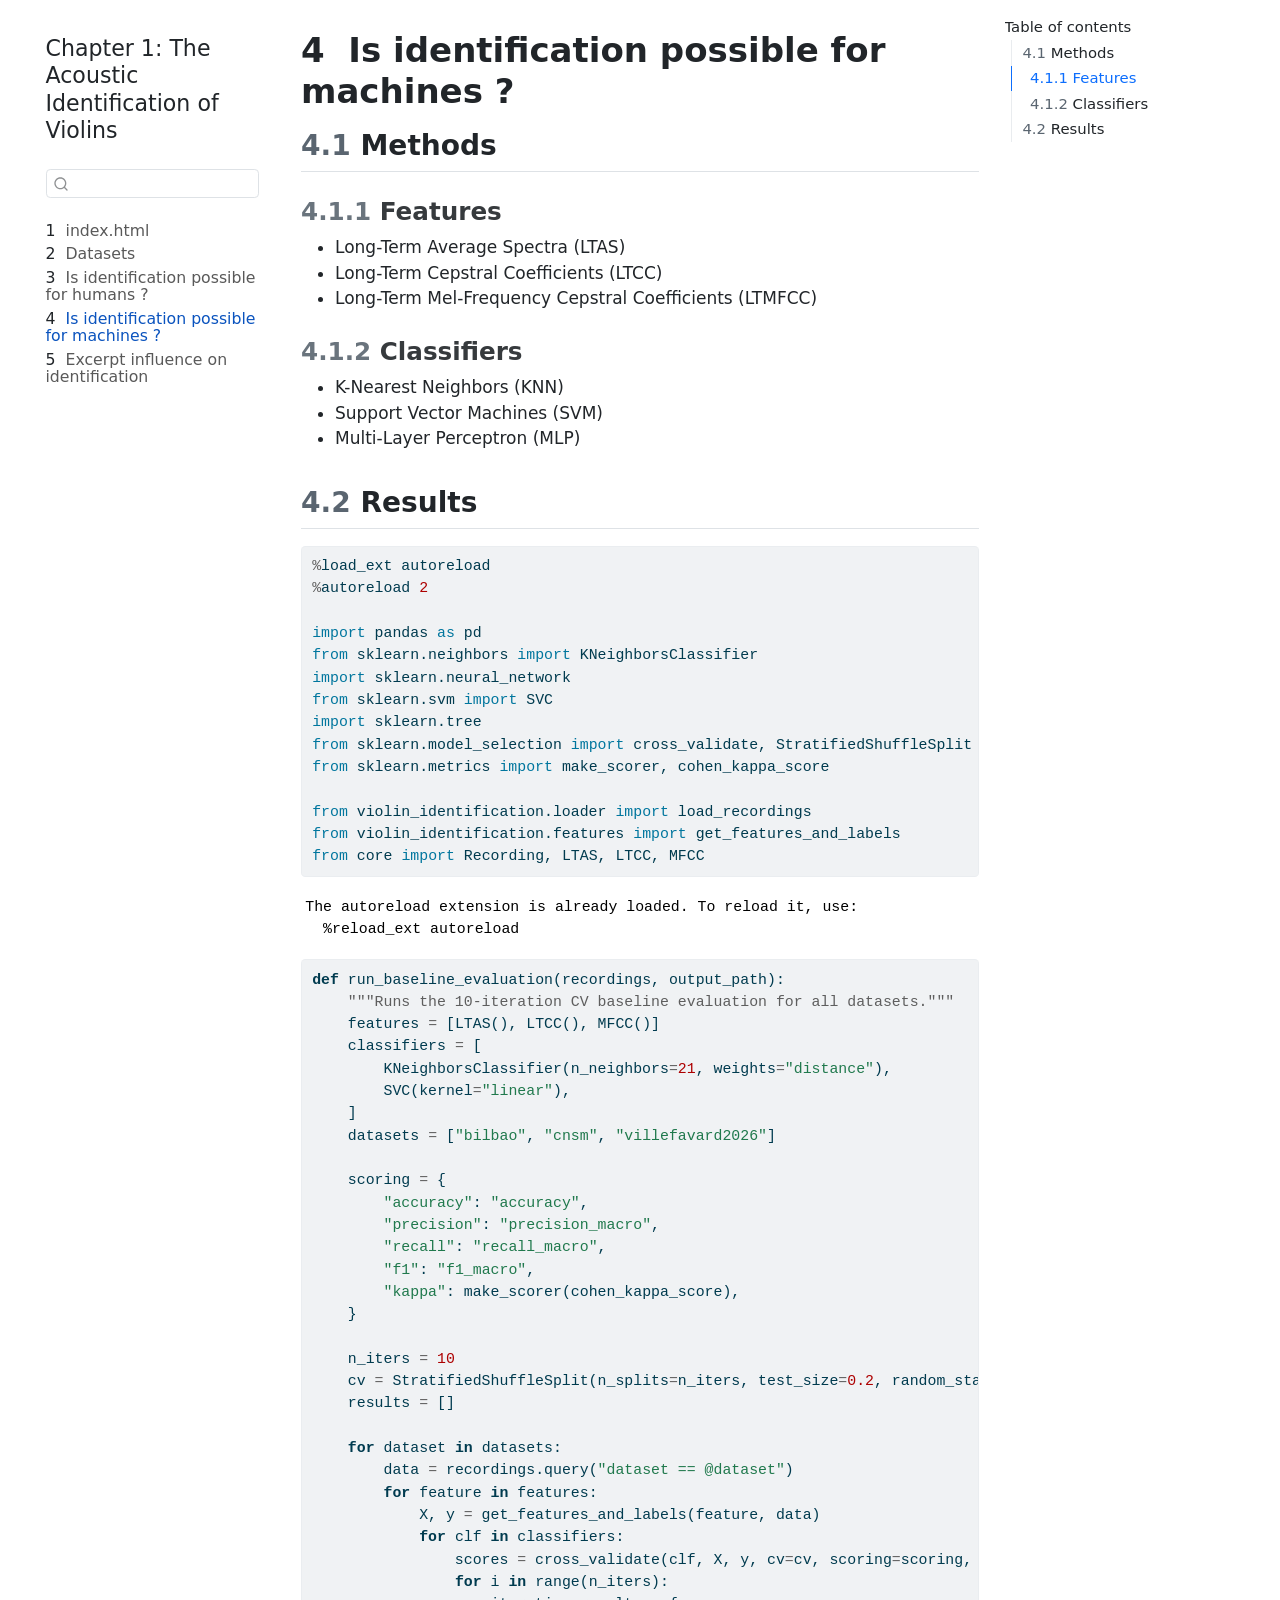
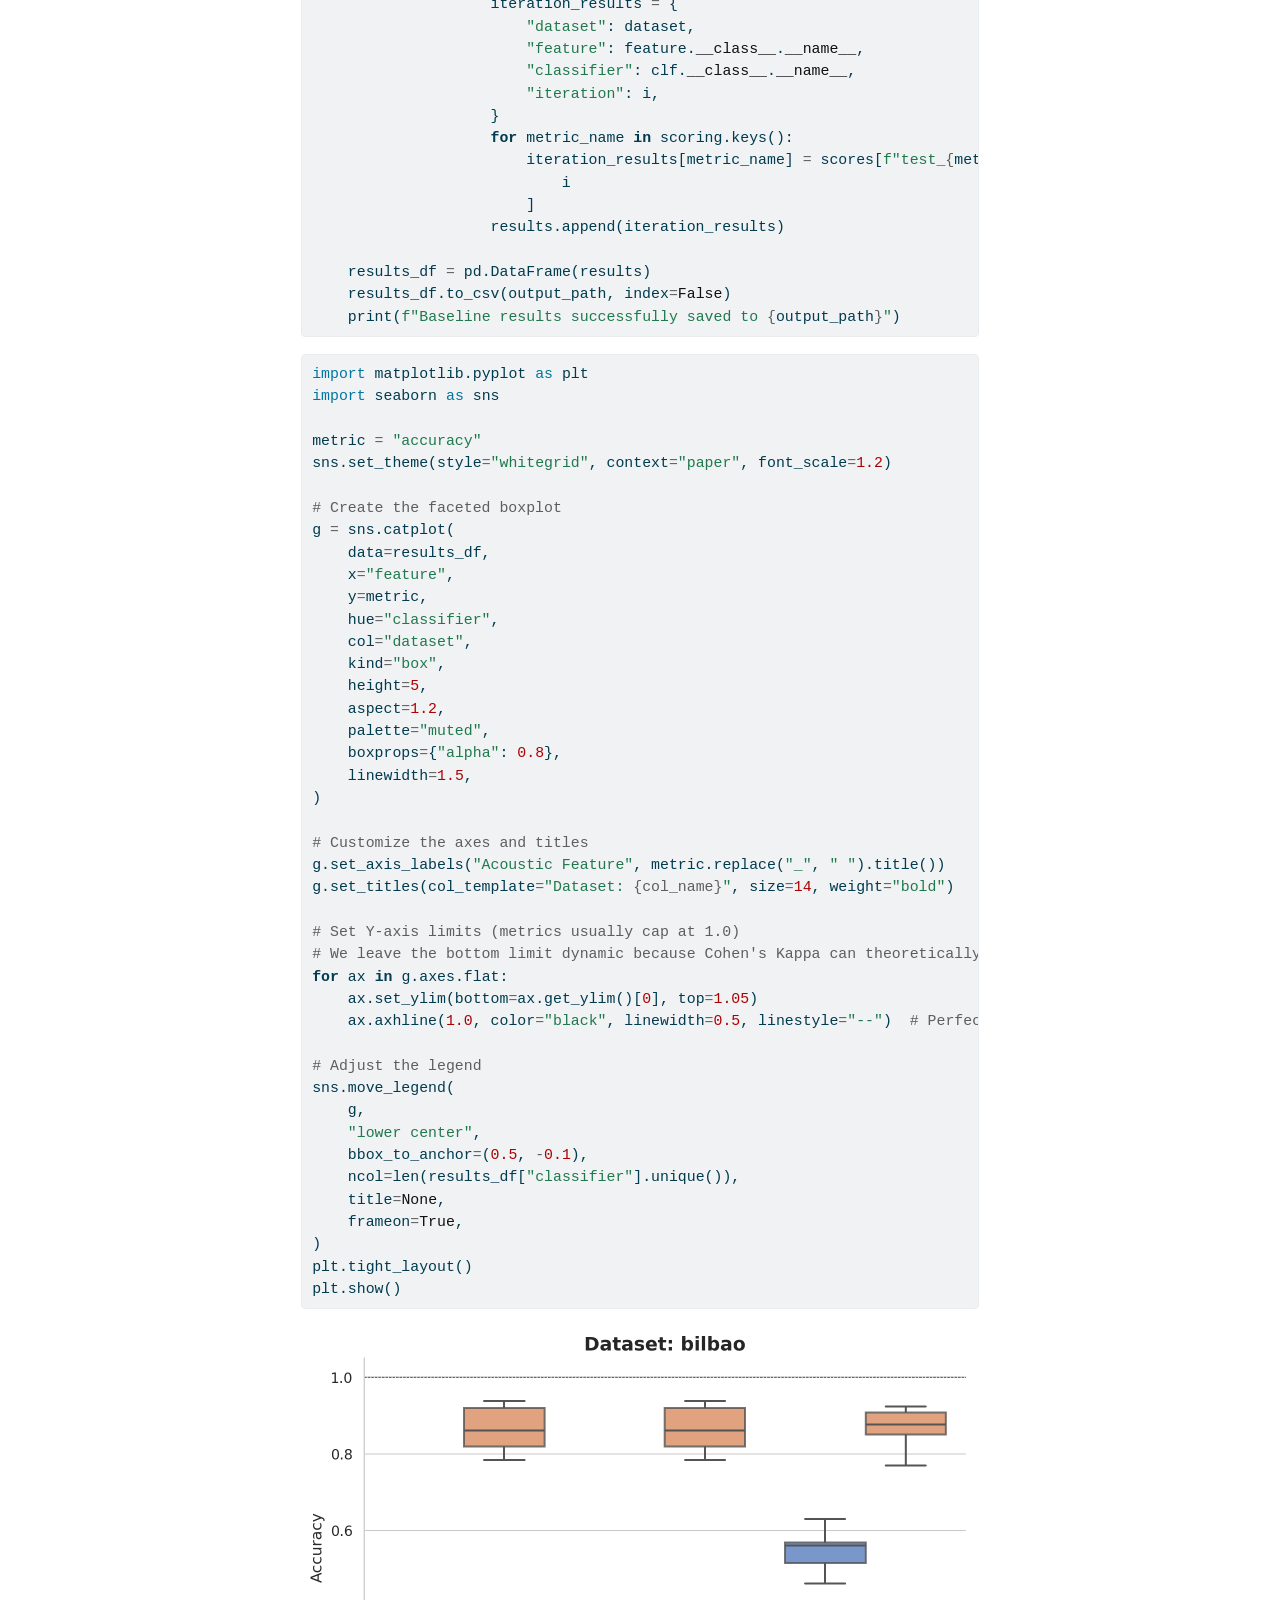
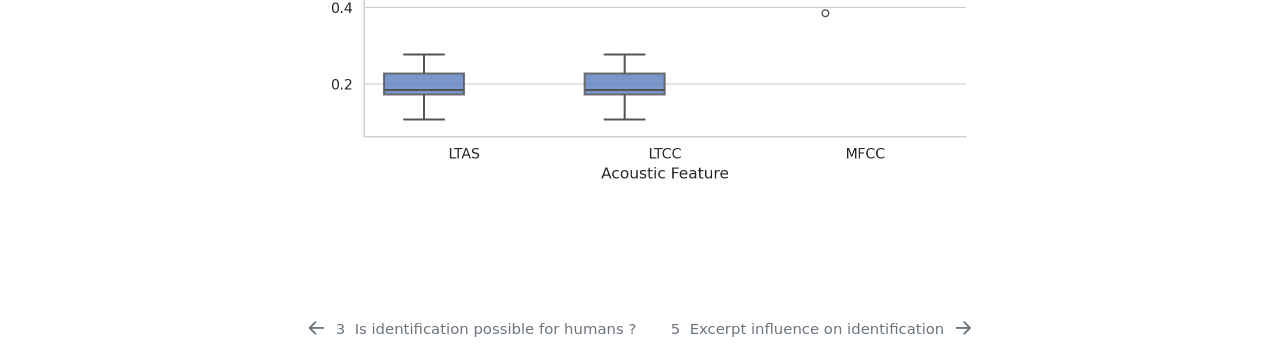
<file: reports/_output/is-identification-possible-machine.html>
<!DOCTYPE html>
<html xmlns="http://www.w3.org/1999/xhtml" lang="en" xml:lang="en"><head>

<meta charset="utf-8">
<meta name="generator" content="quarto-1.9.37">

<meta name="viewport" content="width=device-width, initial-scale=1.0, user-scalable=yes">


<title>4&nbsp; Is identification possible for machines ? – Chapter 1: The Acoustic Identification of Violins</title>
<style>
/* Default styles provided by pandoc.
** See https://pandoc.org/MANUAL.html#variables-for-html for config info.
*/
code{white-space: pre-wrap;}
span.smallcaps{font-variant: small-caps;}
div.columns{display: flex; gap: min(4vw, 1.5em);}
div.column{flex: auto; overflow-x: auto;}
div.hanging-indent{margin-left: 1.5em; text-indent: -1.5em;}
ul.task-list{list-style: none;}
ul.task-list li input[type="checkbox"] {
  width: 0.8em;
  margin: 0 0.8em 0.2em -1em; /* quarto-specific, see https://github.com/quarto-dev/quarto-cli/issues/4556 */ 
  vertical-align: middle;
}
/* CSS for syntax highlighting */
html { -webkit-text-size-adjust: 100%; }
pre > code.sourceCode { white-space: pre; position: relative; }
pre > code.sourceCode > span { display: inline-block; line-height: 1.25; }
pre > code.sourceCode > span:empty { height: 1.2em; }
.sourceCode { overflow: visible; }
code.sourceCode > span { color: inherit; text-decoration: inherit; }
div.sourceCode { margin: 1em 0; }
pre.sourceCode { margin: 0; }
@media screen {
div.sourceCode { overflow: auto; }
}
@media print {
pre > code.sourceCode { white-space: pre-wrap; }
pre > code.sourceCode > span { text-indent: -5em; padding-left: 5em; }
}
pre.numberSource code
  { counter-reset: source-line 0; }
pre.numberSource code > span
  { position: relative; left: -4em; counter-increment: source-line; }
pre.numberSource code > span > a:first-child::before
  { content: counter(source-line);
    position: relative; left: -1em; text-align: right; vertical-align: baseline;
    border: none; display: inline-block;
    -webkit-touch-callout: none; -webkit-user-select: none;
    -khtml-user-select: none; -moz-user-select: none;
    -ms-user-select: none; user-select: none;
    padding: 0 4px; width: 4em;
  }
pre.numberSource { margin-left: 3em;  padding-left: 4px; }
div.sourceCode
  {   }
@media screen {
pre > code.sourceCode > span > a:first-child::before { text-decoration: underline; }
}
</style>


<script src="site_libs/quarto-nav/quarto-nav.js"></script>
<script src="site_libs/quarto-nav/headroom.min.js"></script>
<script src="site_libs/clipboard/clipboard.min.js"></script>
<script src="site_libs/quarto-search/autocomplete.umd.js"></script>
<script src="site_libs/quarto-search/fuse.min.js"></script>
<script src="site_libs/quarto-search/quarto-search.js"></script>
<meta name="quarto:offset" content="./">
<link href="./excerpt-influence.html" rel="next">
<link href="./is-identification-possible-humans.html" rel="prev">
<script src="site_libs/quarto-html/quarto.js" type="module"></script>
<script src="site_libs/quarto-html/tabsets/tabsets.js" type="module"></script>
<script src="site_libs/quarto-html/popper.min.js"></script>
<script src="site_libs/quarto-html/tippy.umd.min.js"></script>
<script src="site_libs/quarto-html/anchor.min.js"></script>
<link href="site_libs/quarto-html/tippy.css" rel="stylesheet">
<link href="site_libs/quarto-html/quarto-syntax-highlighting-7f8f88aac4f3542376d5c11b86a4c14d.css" rel="stylesheet" id="quarto-text-highlighting-styles">
<script src="site_libs/bootstrap/bootstrap.min.js"></script>
<link href="site_libs/bootstrap/bootstrap-icons.css" rel="stylesheet">
<link href="site_libs/bootstrap/bootstrap-02ebb7cf4e6a27330e571e87d12b4c73.min.css" rel="stylesheet" append-hash="true" id="quarto-bootstrap" data-mode="light">
<script id="quarto-search-options" type="application/json">{
  "location": "sidebar",
  "copy-button": false,
  "collapse-after": 3,
  "panel-placement": "start",
  "type": "textbox",
  "limit": 50,
  "keyboard-shortcut": [
    "f",
    "/",
    "s"
  ],
  "show-item-context": false,
  "language": {
    "search-no-results-text": "No results",
    "search-matching-documents-text": "matching documents",
    "search-copy-link-title": "Copy link to search",
    "search-hide-matches-text": "Hide additional matches",
    "search-more-match-text": "more match in this document",
    "search-more-matches-text": "more matches in this document",
    "search-clear-button-title": "Clear",
    "search-text-placeholder": "",
    "search-detached-cancel-button-title": "Cancel",
    "search-submit-button-title": "Submit",
    "search-label": "Search"
  }
}</script>


</head>

<body class="nav-sidebar floating quarto-light">

<div id="quarto-search-results"></div>
  <header id="quarto-header" class="headroom fixed-top">
  <nav class="quarto-secondary-nav">
    <div class="container-fluid d-flex">
      <button type="button" class="quarto-btn-toggle btn" data-bs-toggle="collapse" role="button" data-bs-target=".quarto-sidebar-collapse-item" aria-controls="quarto-sidebar" aria-expanded="false" aria-label="Toggle sidebar navigation" onclick="if (window.quartoToggleHeadroom) { window.quartoToggleHeadroom(); }">
        <i class="bi bi-layout-text-sidebar-reverse"></i>
      </button>
        <nav class="quarto-page-breadcrumbs" aria-label="breadcrumb"><ol class="breadcrumb"><li class="breadcrumb-item"><a href="./is-identification-possible-machine.html"><span class="chapter-number">4</span>&nbsp; <span class="chapter-title">Is identification possible for machines ?</span></a></li></ol></nav>
        <a class="flex-grow-1" role="navigation" data-bs-toggle="collapse" data-bs-target=".quarto-sidebar-collapse-item" aria-controls="quarto-sidebar" aria-expanded="false" aria-label="Toggle sidebar navigation" onclick="if (window.quartoToggleHeadroom) { window.quartoToggleHeadroom(); }">      
        </a>
      <button type="button" class="btn quarto-search-button" aria-label="Search" onclick="window.quartoOpenSearch();">
        <i class="bi bi-search"></i>
      </button>
    </div>
  </nav>
</header>
<!-- content -->
<div id="quarto-content" class="quarto-container page-columns page-rows-contents page-layout-article">
<!-- sidebar -->
  <nav id="quarto-sidebar" class="sidebar collapse collapse-horizontal quarto-sidebar-collapse-item sidebar-navigation floating overflow-auto">
    <div class="pt-lg-2 mt-2 text-left sidebar-header">
    <div class="sidebar-title mb-0 py-0">
      <a href="./">Chapter 1: The Acoustic Identification of Violins</a> 
    </div>
      </div>
        <div class="mt-2 flex-shrink-0 align-items-center">
        <div class="sidebar-search">
        <div id="quarto-search" class="" title="Search"></div>
        </div>
        </div>
    <div class="sidebar-menu-container"> 
    <ul class="list-unstyled mt-1">
        <li class="sidebar-item">
  <div class="sidebar-item-container"> 
  <a href="./index.html" class="sidebar-item-text sidebar-link">
 <span class="menu-text"><span class="chapter-number">1</span>&nbsp; <span class="chapter-title">index.html</span></span></a>
  </div>
</li>
        <li class="sidebar-item">
  <div class="sidebar-item-container"> 
  <a href="./materials.html" class="sidebar-item-text sidebar-link">
 <span class="menu-text"><span class="chapter-number">2</span>&nbsp; <span class="chapter-title">Datasets</span></span></a>
  </div>
</li>
        <li class="sidebar-item">
  <div class="sidebar-item-container"> 
  <a href="./is-identification-possible-humans.html" class="sidebar-item-text sidebar-link">
 <span class="menu-text"><span class="chapter-number">3</span>&nbsp; <span class="chapter-title">Is identification possible for humans ?</span></span></a>
  </div>
</li>
        <li class="sidebar-item">
  <div class="sidebar-item-container"> 
  <a href="./is-identification-possible-machine.html" class="sidebar-item-text sidebar-link active">
 <span class="menu-text"><span class="chapter-number">4</span>&nbsp; <span class="chapter-title">Is identification possible for machines ?</span></span></a>
  </div>
</li>
        <li class="sidebar-item">
  <div class="sidebar-item-container"> 
  <a href="./excerpt-influence.html" class="sidebar-item-text sidebar-link">
 <span class="menu-text"><span class="chapter-number">5</span>&nbsp; <span class="chapter-title">Excerpt influence on identification</span></span></a>
  </div>
</li>
    </ul>
    </div>
</nav>
<div id="quarto-sidebar-glass" class="quarto-sidebar-collapse-item" data-bs-toggle="collapse" data-bs-target=".quarto-sidebar-collapse-item"></div>
<!-- margin-sidebar -->
    <div id="quarto-margin-sidebar" class="sidebar margin-sidebar">
        <nav id="TOC" role="doc-toc" class="toc-active">
    <h2 id="toc-title">Table of contents</h2>
   
  <ul>
  <li><a href="#methods" id="toc-methods" class="nav-link active" data-scroll-target="#methods"><span class="header-section-number">4.1</span> Methods</a>
  <ul class="collapse">
  <li><a href="#features" id="toc-features" class="nav-link" data-scroll-target="#features"><span class="header-section-number">4.1.1</span> Features</a></li>
  <li><a href="#classifiers" id="toc-classifiers" class="nav-link" data-scroll-target="#classifiers"><span class="header-section-number">4.1.2</span> Classifiers</a></li>
  </ul></li>
  <li><a href="#results" id="toc-results" class="nav-link" data-scroll-target="#results"><span class="header-section-number">4.2</span> Results</a></li>
  </ul>
</nav>
    </div>
<!-- main -->
<main class="content" id="quarto-document-content">

<header id="title-block-header" class="quarto-title-block default">
<div class="quarto-title">
<h1 class="title"><span class="chapter-number">4</span>&nbsp; <span class="chapter-title">Is identification possible for machines ?</span></h1>
</div>



<div class="quarto-title-meta">

    
  
    
  </div>
  


</header>


<section id="methods" class="level2" data-number="4.1">
<h2 data-number="4.1" class="anchored" data-anchor-id="methods"><span class="header-section-number">4.1</span> Methods</h2>
<section id="features" class="level3" data-number="4.1.1">
<h3 data-number="4.1.1" class="anchored" data-anchor-id="features"><span class="header-section-number">4.1.1</span> Features</h3>
<ul>
<li>Long-Term Average Spectra (LTAS)</li>
<li>Long-Term Cepstral Coefficients (LTCC)</li>
<li>Long-Term Mel-Frequency Cepstral Coefficients (LTMFCC)</li>
</ul>
</section>
<section id="classifiers" class="level3" data-number="4.1.2">
<h3 data-number="4.1.2" class="anchored" data-anchor-id="classifiers"><span class="header-section-number">4.1.2</span> Classifiers</h3>
<ul>
<li>K-Nearest Neighbors (KNN)</li>
<li>Support Vector Machines (SVM)</li>
<li>Multi-Layer Perceptron (MLP)</li>
</ul>
</section>
</section>
<section id="results" class="level2" data-number="4.2">
<h2 data-number="4.2" class="anchored" data-anchor-id="results"><span class="header-section-number">4.2</span> Results</h2>
<div id="0299cb4c" class="cell" data-execution_count="1">
<div class="code-copy-outer-scaffold"><div class="sourceCode cell-code" id="cb1"><pre class="sourceCode python code-with-copy"><code class="sourceCode python"><span id="cb1-1"><a href="#cb1-1" aria-hidden="true" tabindex="-1"></a><span class="op">%</span>load_ext autoreload</span>
<span id="cb1-2"><a href="#cb1-2" aria-hidden="true" tabindex="-1"></a><span class="op">%</span>autoreload <span class="dv">2</span></span>
<span id="cb1-3"><a href="#cb1-3" aria-hidden="true" tabindex="-1"></a></span>
<span id="cb1-4"><a href="#cb1-4" aria-hidden="true" tabindex="-1"></a><span class="im">import</span> pandas <span class="im">as</span> pd</span>
<span id="cb1-5"><a href="#cb1-5" aria-hidden="true" tabindex="-1"></a><span class="im">from</span> sklearn.neighbors <span class="im">import</span> KNeighborsClassifier</span>
<span id="cb1-6"><a href="#cb1-6" aria-hidden="true" tabindex="-1"></a><span class="im">import</span> sklearn.neural_network</span>
<span id="cb1-7"><a href="#cb1-7" aria-hidden="true" tabindex="-1"></a><span class="im">from</span> sklearn.svm <span class="im">import</span> SVC</span>
<span id="cb1-8"><a href="#cb1-8" aria-hidden="true" tabindex="-1"></a><span class="im">import</span> sklearn.tree</span>
<span id="cb1-9"><a href="#cb1-9" aria-hidden="true" tabindex="-1"></a><span class="im">from</span> sklearn.model_selection <span class="im">import</span> cross_validate, StratifiedShuffleSplit</span>
<span id="cb1-10"><a href="#cb1-10" aria-hidden="true" tabindex="-1"></a><span class="im">from</span> sklearn.metrics <span class="im">import</span> make_scorer, cohen_kappa_score</span>
<span id="cb1-11"><a href="#cb1-11" aria-hidden="true" tabindex="-1"></a></span>
<span id="cb1-12"><a href="#cb1-12" aria-hidden="true" tabindex="-1"></a><span class="im">from</span> violin_identification.loader <span class="im">import</span> load_recordings</span>
<span id="cb1-13"><a href="#cb1-13" aria-hidden="true" tabindex="-1"></a><span class="im">from</span> violin_identification.features <span class="im">import</span> get_features_and_labels</span>
<span id="cb1-14"><a href="#cb1-14" aria-hidden="true" tabindex="-1"></a><span class="im">from</span> core <span class="im">import</span> Recording, LTAS, LTCC, MFCC</span></code></pre></div><button title="Copy to Clipboard" class="code-copy-button"><i class="bi"></i></button></div>
<div class="cell-output cell-output-stdout">
<pre><code>The autoreload extension is already loaded. To reload it, use:
  %reload_ext autoreload</code></pre>
</div>
</div>
<div id="09e55bc6" class="cell" data-message="false" data-execution_count="2">
<div class="code-copy-outer-scaffold"><div class="sourceCode" id="cb3"><pre class="sourceCode python code-with-copy"><code class="sourceCode python"><span id="cb3-1"><a href="#cb3-1" aria-hidden="true" tabindex="-1"></a><span class="kw">def</span> run_baseline_evaluation(recordings, output_path):</span>
<span id="cb3-2"><a href="#cb3-2" aria-hidden="true" tabindex="-1"></a>    <span class="co">"""Runs the 10-iteration CV baseline evaluation for all datasets."""</span></span>
<span id="cb3-3"><a href="#cb3-3" aria-hidden="true" tabindex="-1"></a>    features <span class="op">=</span> [LTAS(), LTCC(), MFCC()]</span>
<span id="cb3-4"><a href="#cb3-4" aria-hidden="true" tabindex="-1"></a>    classifiers <span class="op">=</span> [</span>
<span id="cb3-5"><a href="#cb3-5" aria-hidden="true" tabindex="-1"></a>        KNeighborsClassifier(n_neighbors<span class="op">=</span><span class="dv">21</span>, weights<span class="op">=</span><span class="st">"distance"</span>),</span>
<span id="cb3-6"><a href="#cb3-6" aria-hidden="true" tabindex="-1"></a>        SVC(kernel<span class="op">=</span><span class="st">"linear"</span>),</span>
<span id="cb3-7"><a href="#cb3-7" aria-hidden="true" tabindex="-1"></a>    ]</span>
<span id="cb3-8"><a href="#cb3-8" aria-hidden="true" tabindex="-1"></a>    datasets <span class="op">=</span> [<span class="st">"bilbao"</span>, <span class="st">"cnsm"</span>, <span class="st">"villefavard2026"</span>]</span>
<span id="cb3-9"><a href="#cb3-9" aria-hidden="true" tabindex="-1"></a></span>
<span id="cb3-10"><a href="#cb3-10" aria-hidden="true" tabindex="-1"></a>    scoring <span class="op">=</span> {</span>
<span id="cb3-11"><a href="#cb3-11" aria-hidden="true" tabindex="-1"></a>        <span class="st">"accuracy"</span>: <span class="st">"accuracy"</span>,</span>
<span id="cb3-12"><a href="#cb3-12" aria-hidden="true" tabindex="-1"></a>        <span class="st">"precision"</span>: <span class="st">"precision_macro"</span>,</span>
<span id="cb3-13"><a href="#cb3-13" aria-hidden="true" tabindex="-1"></a>        <span class="st">"recall"</span>: <span class="st">"recall_macro"</span>,</span>
<span id="cb3-14"><a href="#cb3-14" aria-hidden="true" tabindex="-1"></a>        <span class="st">"f1"</span>: <span class="st">"f1_macro"</span>,</span>
<span id="cb3-15"><a href="#cb3-15" aria-hidden="true" tabindex="-1"></a>        <span class="st">"kappa"</span>: make_scorer(cohen_kappa_score),</span>
<span id="cb3-16"><a href="#cb3-16" aria-hidden="true" tabindex="-1"></a>    }</span>
<span id="cb3-17"><a href="#cb3-17" aria-hidden="true" tabindex="-1"></a></span>
<span id="cb3-18"><a href="#cb3-18" aria-hidden="true" tabindex="-1"></a>    n_iters <span class="op">=</span> <span class="dv">10</span></span>
<span id="cb3-19"><a href="#cb3-19" aria-hidden="true" tabindex="-1"></a>    cv <span class="op">=</span> StratifiedShuffleSplit(n_splits<span class="op">=</span>n_iters, test_size<span class="op">=</span><span class="fl">0.2</span>, random_state<span class="op">=</span><span class="dv">42</span>)</span>
<span id="cb3-20"><a href="#cb3-20" aria-hidden="true" tabindex="-1"></a>    results <span class="op">=</span> []</span>
<span id="cb3-21"><a href="#cb3-21" aria-hidden="true" tabindex="-1"></a></span>
<span id="cb3-22"><a href="#cb3-22" aria-hidden="true" tabindex="-1"></a>    <span class="cf">for</span> dataset <span class="kw">in</span> datasets:</span>
<span id="cb3-23"><a href="#cb3-23" aria-hidden="true" tabindex="-1"></a>        data <span class="op">=</span> recordings.query(<span class="st">"dataset == @dataset"</span>)</span>
<span id="cb3-24"><a href="#cb3-24" aria-hidden="true" tabindex="-1"></a>        <span class="cf">for</span> feature <span class="kw">in</span> features:</span>
<span id="cb3-25"><a href="#cb3-25" aria-hidden="true" tabindex="-1"></a>            X, y <span class="op">=</span> get_features_and_labels(feature, data)</span>
<span id="cb3-26"><a href="#cb3-26" aria-hidden="true" tabindex="-1"></a>            <span class="cf">for</span> clf <span class="kw">in</span> classifiers:</span>
<span id="cb3-27"><a href="#cb3-27" aria-hidden="true" tabindex="-1"></a>                scores <span class="op">=</span> cross_validate(clf, X, y, cv<span class="op">=</span>cv, scoring<span class="op">=</span>scoring, n_jobs<span class="op">=-</span><span class="dv">1</span>)</span>
<span id="cb3-28"><a href="#cb3-28" aria-hidden="true" tabindex="-1"></a>                <span class="cf">for</span> i <span class="kw">in</span> <span class="bu">range</span>(n_iters):</span>
<span id="cb3-29"><a href="#cb3-29" aria-hidden="true" tabindex="-1"></a>                    iteration_results <span class="op">=</span> {</span>
<span id="cb3-30"><a href="#cb3-30" aria-hidden="true" tabindex="-1"></a>                        <span class="st">"dataset"</span>: dataset,</span>
<span id="cb3-31"><a href="#cb3-31" aria-hidden="true" tabindex="-1"></a>                        <span class="st">"feature"</span>: feature.<span class="va">__class__</span>.<span class="va">__name__</span>,</span>
<span id="cb3-32"><a href="#cb3-32" aria-hidden="true" tabindex="-1"></a>                        <span class="st">"classifier"</span>: clf.<span class="va">__class__</span>.<span class="va">__name__</span>,</span>
<span id="cb3-33"><a href="#cb3-33" aria-hidden="true" tabindex="-1"></a>                        <span class="st">"iteration"</span>: i,</span>
<span id="cb3-34"><a href="#cb3-34" aria-hidden="true" tabindex="-1"></a>                    }</span>
<span id="cb3-35"><a href="#cb3-35" aria-hidden="true" tabindex="-1"></a>                    <span class="cf">for</span> metric_name <span class="kw">in</span> scoring.keys():</span>
<span id="cb3-36"><a href="#cb3-36" aria-hidden="true" tabindex="-1"></a>                        iteration_results[metric_name] <span class="op">=</span> scores[<span class="ss">f"test_</span><span class="sc">{</span>metric_name<span class="sc">}</span><span class="ss">"</span>][</span>
<span id="cb3-37"><a href="#cb3-37" aria-hidden="true" tabindex="-1"></a>                            i</span>
<span id="cb3-38"><a href="#cb3-38" aria-hidden="true" tabindex="-1"></a>                        ]</span>
<span id="cb3-39"><a href="#cb3-39" aria-hidden="true" tabindex="-1"></a>                    results.append(iteration_results)</span>
<span id="cb3-40"><a href="#cb3-40" aria-hidden="true" tabindex="-1"></a></span>
<span id="cb3-41"><a href="#cb3-41" aria-hidden="true" tabindex="-1"></a>    results_df <span class="op">=</span> pd.DataFrame(results)</span>
<span id="cb3-42"><a href="#cb3-42" aria-hidden="true" tabindex="-1"></a>    results_df.to_csv(output_path, index<span class="op">=</span><span class="va">False</span>)</span>
<span id="cb3-43"><a href="#cb3-43" aria-hidden="true" tabindex="-1"></a>    <span class="bu">print</span>(<span class="ss">f"Baseline results successfully saved to </span><span class="sc">{</span>output_path<span class="sc">}</span><span class="ss">"</span>)</span></code></pre></div><button title="Copy to Clipboard" class="code-copy-button"><i class="bi"></i></button></div>
</div>
<div id="1806ba30" class="cell" data-execution_count="3">
<div class="code-copy-outer-scaffold"><div class="sourceCode cell-code" id="cb4"><pre class="sourceCode python code-with-copy"><code class="sourceCode python"><span id="cb4-1"><a href="#cb4-1" aria-hidden="true" tabindex="-1"></a><span class="im">import</span> matplotlib.pyplot <span class="im">as</span> plt</span>
<span id="cb4-2"><a href="#cb4-2" aria-hidden="true" tabindex="-1"></a><span class="im">import</span> seaborn <span class="im">as</span> sns</span>
<span id="cb4-3"><a href="#cb4-3" aria-hidden="true" tabindex="-1"></a></span>
<span id="cb4-4"><a href="#cb4-4" aria-hidden="true" tabindex="-1"></a>metric <span class="op">=</span> <span class="st">"accuracy"</span></span>
<span id="cb4-5"><a href="#cb4-5" aria-hidden="true" tabindex="-1"></a>sns.set_theme(style<span class="op">=</span><span class="st">"whitegrid"</span>, context<span class="op">=</span><span class="st">"paper"</span>, font_scale<span class="op">=</span><span class="fl">1.2</span>)</span>
<span id="cb4-6"><a href="#cb4-6" aria-hidden="true" tabindex="-1"></a></span>
<span id="cb4-7"><a href="#cb4-7" aria-hidden="true" tabindex="-1"></a><span class="co"># Create the faceted boxplot</span></span>
<span id="cb4-8"><a href="#cb4-8" aria-hidden="true" tabindex="-1"></a>g <span class="op">=</span> sns.catplot(</span>
<span id="cb4-9"><a href="#cb4-9" aria-hidden="true" tabindex="-1"></a>    data<span class="op">=</span>results_df,</span>
<span id="cb4-10"><a href="#cb4-10" aria-hidden="true" tabindex="-1"></a>    x<span class="op">=</span><span class="st">"feature"</span>,</span>
<span id="cb4-11"><a href="#cb4-11" aria-hidden="true" tabindex="-1"></a>    y<span class="op">=</span>metric,</span>
<span id="cb4-12"><a href="#cb4-12" aria-hidden="true" tabindex="-1"></a>    hue<span class="op">=</span><span class="st">"classifier"</span>,</span>
<span id="cb4-13"><a href="#cb4-13" aria-hidden="true" tabindex="-1"></a>    col<span class="op">=</span><span class="st">"dataset"</span>,</span>
<span id="cb4-14"><a href="#cb4-14" aria-hidden="true" tabindex="-1"></a>    kind<span class="op">=</span><span class="st">"box"</span>,</span>
<span id="cb4-15"><a href="#cb4-15" aria-hidden="true" tabindex="-1"></a>    height<span class="op">=</span><span class="dv">5</span>,</span>
<span id="cb4-16"><a href="#cb4-16" aria-hidden="true" tabindex="-1"></a>    aspect<span class="op">=</span><span class="fl">1.2</span>,</span>
<span id="cb4-17"><a href="#cb4-17" aria-hidden="true" tabindex="-1"></a>    palette<span class="op">=</span><span class="st">"muted"</span>,</span>
<span id="cb4-18"><a href="#cb4-18" aria-hidden="true" tabindex="-1"></a>    boxprops<span class="op">=</span>{<span class="st">"alpha"</span>: <span class="fl">0.8</span>},</span>
<span id="cb4-19"><a href="#cb4-19" aria-hidden="true" tabindex="-1"></a>    linewidth<span class="op">=</span><span class="fl">1.5</span>,</span>
<span id="cb4-20"><a href="#cb4-20" aria-hidden="true" tabindex="-1"></a>)</span>
<span id="cb4-21"><a href="#cb4-21" aria-hidden="true" tabindex="-1"></a></span>
<span id="cb4-22"><a href="#cb4-22" aria-hidden="true" tabindex="-1"></a><span class="co"># Customize the axes and titles</span></span>
<span id="cb4-23"><a href="#cb4-23" aria-hidden="true" tabindex="-1"></a>g.set_axis_labels(<span class="st">"Acoustic Feature"</span>, metric.replace(<span class="st">"_"</span>, <span class="st">" "</span>).title())</span>
<span id="cb4-24"><a href="#cb4-24" aria-hidden="true" tabindex="-1"></a>g.set_titles(col_template<span class="op">=</span><span class="st">"Dataset: </span><span class="sc">{col_name}</span><span class="st">"</span>, size<span class="op">=</span><span class="dv">14</span>, weight<span class="op">=</span><span class="st">"bold"</span>)</span>
<span id="cb4-25"><a href="#cb4-25" aria-hidden="true" tabindex="-1"></a></span>
<span id="cb4-26"><a href="#cb4-26" aria-hidden="true" tabindex="-1"></a><span class="co"># Set Y-axis limits (metrics usually cap at 1.0)</span></span>
<span id="cb4-27"><a href="#cb4-27" aria-hidden="true" tabindex="-1"></a><span class="co"># We leave the bottom limit dynamic because Cohen's Kappa can theoretically go below 0</span></span>
<span id="cb4-28"><a href="#cb4-28" aria-hidden="true" tabindex="-1"></a><span class="cf">for</span> ax <span class="kw">in</span> g.axes.flat:</span>
<span id="cb4-29"><a href="#cb4-29" aria-hidden="true" tabindex="-1"></a>    ax.set_ylim(bottom<span class="op">=</span>ax.get_ylim()[<span class="dv">0</span>], top<span class="op">=</span><span class="fl">1.05</span>)</span>
<span id="cb4-30"><a href="#cb4-30" aria-hidden="true" tabindex="-1"></a>    ax.axhline(<span class="fl">1.0</span>, color<span class="op">=</span><span class="st">"black"</span>, linewidth<span class="op">=</span><span class="fl">0.5</span>, linestyle<span class="op">=</span><span class="st">"--"</span>)  <span class="co"># Perfect score line</span></span>
<span id="cb4-31"><a href="#cb4-31" aria-hidden="true" tabindex="-1"></a></span>
<span id="cb4-32"><a href="#cb4-32" aria-hidden="true" tabindex="-1"></a><span class="co"># Adjust the legend</span></span>
<span id="cb4-33"><a href="#cb4-33" aria-hidden="true" tabindex="-1"></a>sns.move_legend(</span>
<span id="cb4-34"><a href="#cb4-34" aria-hidden="true" tabindex="-1"></a>    g,</span>
<span id="cb4-35"><a href="#cb4-35" aria-hidden="true" tabindex="-1"></a>    <span class="st">"lower center"</span>,</span>
<span id="cb4-36"><a href="#cb4-36" aria-hidden="true" tabindex="-1"></a>    bbox_to_anchor<span class="op">=</span>(<span class="fl">0.5</span>, <span class="op">-</span><span class="fl">0.1</span>),</span>
<span id="cb4-37"><a href="#cb4-37" aria-hidden="true" tabindex="-1"></a>    ncol<span class="op">=</span><span class="bu">len</span>(results_df[<span class="st">"classifier"</span>].unique()),</span>
<span id="cb4-38"><a href="#cb4-38" aria-hidden="true" tabindex="-1"></a>    title<span class="op">=</span><span class="va">None</span>,</span>
<span id="cb4-39"><a href="#cb4-39" aria-hidden="true" tabindex="-1"></a>    frameon<span class="op">=</span><span class="va">True</span>,</span>
<span id="cb4-40"><a href="#cb4-40" aria-hidden="true" tabindex="-1"></a>)</span>
<span id="cb4-41"><a href="#cb4-41" aria-hidden="true" tabindex="-1"></a>plt.tight_layout()</span>
<span id="cb4-42"><a href="#cb4-42" aria-hidden="true" tabindex="-1"></a>plt.show()</span></code></pre></div><button title="Copy to Clipboard" class="code-copy-button"><i class="bi"></i></button></div>
<div class="cell-output cell-output-display">
<div>
<figure class="figure">
<p><img src="is-identification-possible-machine_files/figure-html/cell-4-output-1.png" width="1911" height="523" class="figure-img"></p>
</figure>
</div>
</div>
</div>


</section>

</main> <!-- /main -->
<script id="quarto-html-after-body" type="application/javascript">
  window.document.addEventListener("DOMContentLoaded", function (event) {
    const icon = "";
    const anchorJS = new window.AnchorJS();
    anchorJS.options = {
      placement: 'right',
      icon: icon
    };
    anchorJS.add('.anchored');
    const isCodeAnnotation = (el) => {
      for (const clz of el.classList) {
        if (clz.startsWith('code-annotation-')) {                     
          return true;
        }
      }
      return false;
    }
    const onCopySuccess = function(e) {
      // button target
      const button = e.trigger;
      // don't keep focus
      button.blur();
      // flash "checked"
      button.classList.add('code-copy-button-checked');
      var currentTitle = button.getAttribute("title");
      button.setAttribute("title", "Copied!");
      let tooltip;
      if (window.bootstrap) {
        button.setAttribute("data-bs-toggle", "tooltip");
        button.setAttribute("data-bs-placement", "left");
        button.setAttribute("data-bs-title", "Copied!");
        tooltip = new bootstrap.Tooltip(button, 
          { trigger: "manual", 
            customClass: "code-copy-button-tooltip",
            offset: [0, -8]});
        tooltip.show();    
      }
      setTimeout(function() {
        if (tooltip) {
          tooltip.hide();
          button.removeAttribute("data-bs-title");
          button.removeAttribute("data-bs-toggle");
          button.removeAttribute("data-bs-placement");
        }
        button.setAttribute("title", currentTitle);
        button.classList.remove('code-copy-button-checked');
      }, 1000);
      // clear code selection
      e.clearSelection();
    }
    const getTextToCopy = function(trigger) {
      const outerScaffold = trigger.parentElement.cloneNode(true);
      const codeEl = outerScaffold.querySelector('code');
      for (const childEl of codeEl.children) {
        if (isCodeAnnotation(childEl)) {
          childEl.remove();
        }
      }
      return codeEl.innerText;
    }
    const clipboard = new window.ClipboardJS('.code-copy-button:not([data-in-quarto-modal])', {
      text: getTextToCopy
    });
    clipboard.on('success', onCopySuccess);
    if (window.document.getElementById('quarto-embedded-source-code-modal')) {
      const clipboardModal = new window.ClipboardJS('.code-copy-button[data-in-quarto-modal]', {
        text: getTextToCopy,
        container: window.document.getElementById('quarto-embedded-source-code-modal')
      });
      clipboardModal.on('success', onCopySuccess);
    }
      var localhostRegex = new RegExp(/^(?:http|https):\/\/localhost\:?[0-9]*\//);
      var mailtoRegex = new RegExp(/^mailto:/);
        var filterRegex = new RegExp('/' + window.location.host + '/');
      var isInternal = (href) => {
          return filterRegex.test(href) || localhostRegex.test(href) || mailtoRegex.test(href);
      }
      // Inspect non-navigation links and adorn them if external
     var links = window.document.querySelectorAll('a[href]:not(.nav-link):not(.navbar-brand):not(.toc-action):not(.sidebar-link):not(.sidebar-item-toggle):not(.pagination-link):not(.no-external):not([aria-hidden]):not(.dropdown-item):not(.quarto-navigation-tool):not(.about-link)');
      for (var i=0; i<links.length; i++) {
        const link = links[i];
        if (!isInternal(link.href)) {
          // undo the damage that might have been done by quarto-nav.js in the case of
          // links that we want to consider external
          if (link.dataset.originalHref !== undefined) {
            link.href = link.dataset.originalHref;
          }
        }
      }
    function tippyHover(el, contentFn, onTriggerFn, onUntriggerFn) {
      const config = {
        allowHTML: true,
        maxWidth: 500,
        delay: 100,
        arrow: false,
        appendTo: function(el) {
            return el.parentElement;
        },
        interactive: true,
        interactiveBorder: 10,
        theme: 'quarto',
        placement: 'bottom-start',
      };
      if (contentFn) {
        config.content = contentFn;
      }
      if (onTriggerFn) {
        config.onTrigger = onTriggerFn;
      }
      if (onUntriggerFn) {
        config.onUntrigger = onUntriggerFn;
      }
      window.tippy(el, config); 
    }
    const noterefs = window.document.querySelectorAll('a[role="doc-noteref"]');
    for (var i=0; i<noterefs.length; i++) {
      const ref = noterefs[i];
      tippyHover(ref, function() {
        // use id or data attribute instead here
        let href = ref.getAttribute('data-footnote-href') || ref.getAttribute('href');
        try { href = new URL(href).hash; } catch {}
        const id = href.replace(/^#\/?/, "");
        const note = window.document.getElementById(id);
        if (note) {
          return note.innerHTML;
        } else {
          return "";
        }
      });
    }
    const xrefs = window.document.querySelectorAll('a.quarto-xref');
    const processXRef = (id, note) => {
      // Strip column container classes
      const stripColumnClz = (el) => {
        el.classList.remove("page-full", "page-columns");
        if (el.children) {
          for (const child of el.children) {
            stripColumnClz(child);
          }
        }
      }
      stripColumnClz(note)
      if (id === null || id.startsWith('sec-')) {
        // Special case sections, only their first couple elements
        const container = document.createElement("div");
        if (note.children && note.children.length > 2) {
          container.appendChild(note.children[0].cloneNode(true));
          for (let i = 1; i < note.children.length; i++) {
            const child = note.children[i];
            if (child.tagName === "P" && child.innerText === "") {
              continue;
            } else {
              container.appendChild(child.cloneNode(true));
              break;
            }
          }
          if (window.Quarto?.typesetMath) {
            window.Quarto.typesetMath(container);
          }
          return container.innerHTML
        } else {
          if (window.Quarto?.typesetMath) {
            window.Quarto.typesetMath(note);
          }
          return note.innerHTML;
        }
      } else {
        // Remove any anchor links if they are present
        const anchorLink = note.querySelector('a.anchorjs-link');
        if (anchorLink) {
          anchorLink.remove();
        }
        if (window.Quarto?.typesetMath) {
          window.Quarto.typesetMath(note);
        }
        if (note.classList.contains("callout")) {
          return note.outerHTML;
        } else {
          return note.innerHTML;
        }
      }
    }
    for (var i=0; i<xrefs.length; i++) {
      const xref = xrefs[i];
      tippyHover(xref, undefined, function(instance) {
        instance.disable();
        let url = xref.getAttribute('href');
        let hash = undefined; 
        if (url.startsWith('#')) {
          hash = url;
        } else {
          try { hash = new URL(url).hash; } catch {}
        }
        if (hash) {
          const id = hash.replace(/^#\/?/, "");
          const note = window.document.getElementById(id);
          if (note !== null) {
            try {
              const html = processXRef(id, note.cloneNode(true));
              instance.setContent(html);
            } finally {
              instance.enable();
              instance.show();
            }
          } else {
            // See if we can fetch this
            fetch(url.split('#')[0])
            .then(res => res.text())
            .then(html => {
              const parser = new DOMParser();
              const htmlDoc = parser.parseFromString(html, "text/html");
              const note = htmlDoc.getElementById(id);
              if (note !== null) {
                const html = processXRef(id, note);
                instance.setContent(html);
              } 
            }).finally(() => {
              instance.enable();
              instance.show();
            });
          }
        } else {
          // See if we can fetch a full url (with no hash to target)
          // This is a special case and we should probably do some content thinning / targeting
          fetch(url)
          .then(res => res.text())
          .then(html => {
            const parser = new DOMParser();
            const htmlDoc = parser.parseFromString(html, "text/html");
            const note = htmlDoc.querySelector('main.content');
            if (note !== null) {
              // This should only happen for chapter cross references
              // (since there is no id in the URL)
              // remove the first header
              if (note.children.length > 0 && note.children[0].tagName === "HEADER") {
                note.children[0].remove();
              }
              const html = processXRef(null, note);
              instance.setContent(html);
            } 
          }).finally(() => {
            instance.enable();
            instance.show();
          });
        }
      }, function(instance) {
      });
    }
        let selectedAnnoteEl;
        const selectorForAnnotation = ( cell, annotation) => {
          let cellAttr = 'data-code-cell="' + cell + '"';
          let lineAttr = 'data-code-annotation="' +  annotation + '"';
          const selector = 'span[' + cellAttr + '][' + lineAttr + ']';
          return selector;
        }
        const selectCodeLines = (annoteEl) => {
          const doc = window.document;
          const targetCell = annoteEl.getAttribute("data-target-cell");
          const targetAnnotation = annoteEl.getAttribute("data-target-annotation");
          const annoteSpan = window.document.querySelector(selectorForAnnotation(targetCell, targetAnnotation));
          const lines = annoteSpan.getAttribute("data-code-lines").split(",");
          const lineIds = lines.map((line) => {
            return targetCell + "-" + line;
          })
          let top = null;
          let height = null;
          let parent = null;
          if (lineIds.length > 0) {
              //compute the position of the single el (top and bottom and make a div)
              const el = window.document.getElementById(lineIds[0]);
              top = el.offsetTop;
              height = el.offsetHeight;
              parent = el.parentElement.parentElement;
            if (lineIds.length > 1) {
              const lastEl = window.document.getElementById(lineIds[lineIds.length - 1]);
              const bottom = lastEl.offsetTop + lastEl.offsetHeight;
              height = bottom - top;
            }
            if (top !== null && height !== null && parent !== null) {
              // cook up a div (if necessary) and position it 
              let div = window.document.getElementById("code-annotation-line-highlight");
              if (div === null) {
                div = window.document.createElement("div");
                div.setAttribute("id", "code-annotation-line-highlight");
                div.style.position = 'absolute';
                parent.appendChild(div);
              }
              div.style.top = top - 2 + "px";
              div.style.height = height + 4 + "px";
              div.style.left = 0;
              let gutterDiv = window.document.getElementById("code-annotation-line-highlight-gutter");
              if (gutterDiv === null) {
                gutterDiv = window.document.createElement("div");
                gutterDiv.setAttribute("id", "code-annotation-line-highlight-gutter");
                gutterDiv.style.position = 'absolute';
                const codeCell = window.document.getElementById(targetCell);
                const gutter = codeCell.querySelector('.code-annotation-gutter');
                gutter.appendChild(gutterDiv);
              }
              gutterDiv.style.top = top - 2 + "px";
              gutterDiv.style.height = height + 4 + "px";
            }
            selectedAnnoteEl = annoteEl;
          }
        };
        const unselectCodeLines = () => {
          const elementsIds = ["code-annotation-line-highlight", "code-annotation-line-highlight-gutter"];
          elementsIds.forEach((elId) => {
            const div = window.document.getElementById(elId);
            if (div) {
              div.remove();
            }
          });
          selectedAnnoteEl = undefined;
        };
          // Handle positioning of the toggle
      window.addEventListener(
        "resize",
        throttle(() => {
          elRect = undefined;
          if (selectedAnnoteEl) {
            selectCodeLines(selectedAnnoteEl);
          }
        }, 10)
      );
      function throttle(fn, ms) {
      let throttle = false;
      let timer;
        return (...args) => {
          if(!throttle) { // first call gets through
              fn.apply(this, args);
              throttle = true;
          } else { // all the others get throttled
              if(timer) clearTimeout(timer); // cancel #2
              timer = setTimeout(() => {
                fn.apply(this, args);
                timer = throttle = false;
              }, ms);
          }
        };
      }
        // Attach click handler to the DT
        const annoteDls = window.document.querySelectorAll('dt[data-target-cell]');
        for (const annoteDlNode of annoteDls) {
          annoteDlNode.addEventListener('click', (event) => {
            const clickedEl = event.target;
            if (clickedEl !== selectedAnnoteEl) {
              unselectCodeLines();
              const activeEl = window.document.querySelector('dt[data-target-cell].code-annotation-active');
              if (activeEl) {
                activeEl.classList.remove('code-annotation-active');
              }
              selectCodeLines(clickedEl);
              clickedEl.classList.add('code-annotation-active');
            } else {
              // Unselect the line
              unselectCodeLines();
              clickedEl.classList.remove('code-annotation-active');
            }
          });
        }
    const findCites = (el) => {
      const parentEl = el.parentElement;
      if (parentEl) {
        const cites = parentEl.dataset.cites;
        if (cites) {
          return {
            el,
            cites: cites.split(' ')
          };
        } else {
          return findCites(el.parentElement)
        }
      } else {
        return undefined;
      }
    };
    var bibliorefs = window.document.querySelectorAll('a[role="doc-biblioref"]');
    for (var i=0; i<bibliorefs.length; i++) {
      const ref = bibliorefs[i];
      const citeInfo = findCites(ref);
      if (citeInfo) {
        tippyHover(citeInfo.el, function() {
          var popup = window.document.createElement('div');
          citeInfo.cites.forEach(function(cite) {
            var citeDiv = window.document.createElement('div');
            citeDiv.classList.add('hanging-indent');
            citeDiv.classList.add('csl-entry');
            var biblioDiv = window.document.getElementById('ref-' + cite);
            if (biblioDiv) {
              citeDiv.innerHTML = biblioDiv.innerHTML;
            }
            popup.appendChild(citeDiv);
          });
          return popup.innerHTML;
        });
      }
    }
  });
  </script>
<nav class="page-navigation">
  <div class="nav-page nav-page-previous">
      <a href="./is-identification-possible-humans.html" class="pagination-link" aria-label="Is identification possible for humans ?">
        <i class="bi bi-arrow-left-short"></i> <span class="nav-page-text"><span class="chapter-number">3</span>&nbsp; <span class="chapter-title">Is identification possible for humans ?</span></span>
      </a>          
  </div>
  <div class="nav-page nav-page-next">
      <a href="./excerpt-influence.html" class="pagination-link" aria-label="Excerpt influence on identification">
        <span class="nav-page-text"><span class="chapter-number">5</span>&nbsp; <span class="chapter-title">Excerpt influence on identification</span></span> <i class="bi bi-arrow-right-short"></i>
      </a>
  </div>
</nav>
</div> <!-- /content -->




</body></html>
</file>
<file: docs/site_libs/quarto-html/tippy.css>
.tippy-box[data-animation=fade][data-state=hidden]{opacity:0}[data-tippy-root]{max-width:calc(100vw - 10px)}.tippy-box{position:relative;background-color:#333;color:#fff;border-radius:4px;font-size:14px;line-height:1.4;white-space:normal;outline:0;transition-property:transform,visibility,opacity}.tippy-box[data-placement^=top]>.tippy-arrow{bottom:0}.tippy-box[data-placement^=top]>.tippy-arrow:before{bottom:-7px;left:0;border-width:8px 8px 0;border-top-color:initial;transform-origin:center top}.tippy-box[data-placement^=bottom]>.tippy-arrow{top:0}.tippy-box[data-placement^=bottom]>.tippy-arrow:before{top:-7px;left:0;border-width:0 8px 8px;border-bottom-color:initial;transform-origin:center bottom}.tippy-box[data-placement^=left]>.tippy-arrow{right:0}.tippy-box[data-placement^=left]>.tippy-arrow:before{border-width:8px 0 8px 8px;border-left-color:initial;right:-7px;transform-origin:center left}.tippy-box[data-placement^=right]>.tippy-arrow{left:0}.tippy-box[data-placement^=right]>.tippy-arrow:before{left:-7px;border-width:8px 8px 8px 0;border-right-color:initial;transform-origin:center right}.tippy-box[data-inertia][data-state=visible]{transition-timing-function:cubic-bezier(.54,1.5,.38,1.11)}.tippy-arrow{width:16px;height:16px;color:#333}.tippy-arrow:before{content:"";position:absolute;border-color:transparent;border-style:solid}.tippy-content{position:relative;padding:5px 9px;z-index:1}
</file>
<file: docs/site_libs/quarto-html/quarto-syntax-highlighting-7f8f88aac4f3542376d5c11b86a4c14d.css>
/* quarto syntax highlight colors */
:root {
  --quarto-hl-ot-color: #003B4F;
  --quarto-hl-at-color: #657422;
  --quarto-hl-ss-color: #20794D;
  --quarto-hl-an-color: #5E5E5E;
  --quarto-hl-fu-color: #4758AB;
  --quarto-hl-st-color: #20794D;
  --quarto-hl-cf-color: #003B4F;
  --quarto-hl-op-color: #5E5E5E;
  --quarto-hl-er-color: #AD0000;
  --quarto-hl-bn-color: #AD0000;
  --quarto-hl-al-color: #AD0000;
  --quarto-hl-va-color: #111111;
  --quarto-hl-bu-color: inherit;
  --quarto-hl-ex-color: inherit;
  --quarto-hl-pp-color: #AD0000;
  --quarto-hl-in-color: #5E5E5E;
  --quarto-hl-vs-color: #20794D;
  --quarto-hl-wa-color: #5E5E5E;
  --quarto-hl-do-color: #5E5E5E;
  --quarto-hl-im-color: #00769E;
  --quarto-hl-ch-color: #20794D;
  --quarto-hl-dt-color: #AD0000;
  --quarto-hl-fl-color: #AD0000;
  --quarto-hl-co-color: #5E5E5E;
  --quarto-hl-cv-color: #5E5E5E;
  --quarto-hl-cn-color: #8f5902;
  --quarto-hl-sc-color: #5E5E5E;
  --quarto-hl-dv-color: #AD0000;
  --quarto-hl-kw-color: #003B4F;
}

/* other quarto variables */
:root {
  --quarto-font-monospace: SFMono-Regular, Menlo, Monaco, Consolas, "Liberation Mono", "Courier New", monospace;
}

/* syntax highlight based on Pandoc's rules */
pre > code.sourceCode > span {
  color: #003B4F;
}

code.sourceCode > span {
  color: #003B4F;
}

div.sourceCode,
div.sourceCode pre.sourceCode {
  color: #003B4F;
}

/* Normal */
code span {
  color: #003B4F;
}

/* Alert */
code span.al {
  color: #AD0000;
  font-style: inherit;
}

/* Annotation */
code span.an {
  color: #5E5E5E;
  font-style: inherit;
}

/* Attribute */
code span.at {
  color: #657422;
  font-style: inherit;
}

/* BaseN */
code span.bn {
  color: #AD0000;
  font-style: inherit;
}

/* BuiltIn */
code span.bu {
  font-style: inherit;
}

/* ControlFlow */
code span.cf {
  color: #003B4F;
  font-weight: bold;
  font-style: inherit;
}

/* Char */
code span.ch {
  color: #20794D;
  font-style: inherit;
}

/* Constant */
code span.cn {
  color: #8f5902;
  font-style: inherit;
}

/* Comment */
code span.co {
  color: #5E5E5E;
  font-style: inherit;
}

/* CommentVar */
code span.cv {
  color: #5E5E5E;
  font-style: italic;
}

/* Documentation */
code span.do {
  color: #5E5E5E;
  font-style: italic;
}

/* DataType */
code span.dt {
  color: #AD0000;
  font-style: inherit;
}

/* DecVal */
code span.dv {
  color: #AD0000;
  font-style: inherit;
}

/* Error */
code span.er {
  color: #AD0000;
  font-style: inherit;
}

/* Extension */
code span.ex {
  font-style: inherit;
}

/* Float */
code span.fl {
  color: #AD0000;
  font-style: inherit;
}

/* Function */
code span.fu {
  color: #4758AB;
  font-style: inherit;
}

/* Import */
code span.im {
  color: #00769E;
  font-style: inherit;
}

/* Information */
code span.in {
  color: #5E5E5E;
  font-style: inherit;
}

/* Keyword */
code span.kw {
  color: #003B4F;
  font-weight: bold;
  font-style: inherit;
}

/* Operator */
code span.op {
  color: #5E5E5E;
  font-style: inherit;
}

/* Other */
code span.ot {
  color: #003B4F;
  font-style: inherit;
}

/* Preprocessor */
code span.pp {
  color: #AD0000;
  font-style: inherit;
}

/* SpecialChar */
code span.sc {
  color: #5E5E5E;
  font-style: inherit;
}

/* SpecialString */
code span.ss {
  color: #20794D;
  font-style: inherit;
}

/* String */
code span.st {
  color: #20794D;
  font-style: inherit;
}

/* Variable */
code span.va {
  color: #111111;
  font-style: inherit;
}

/* VerbatimString */
code span.vs {
  color: #20794D;
  font-style: inherit;
}

/* Warning */
code span.wa {
  color: #5E5E5E;
  font-style: italic;
}

.prevent-inlining {
  content: "</";
}

/*# sourceMappingURL=789ad8cd35626ba772517505b42a116e.css.map */
</file>
<file: reports/_output/site_libs/quarto-html/tippy.css>
.tippy-box[data-animation=fade][data-state=hidden]{opacity:0}[data-tippy-root]{max-width:calc(100vw - 10px)}.tippy-box{position:relative;background-color:#333;color:#fff;border-radius:4px;font-size:14px;line-height:1.4;white-space:normal;outline:0;transition-property:transform,visibility,opacity}.tippy-box[data-placement^=top]>.tippy-arrow{bottom:0}.tippy-box[data-placement^=top]>.tippy-arrow:before{bottom:-7px;left:0;border-width:8px 8px 0;border-top-color:initial;transform-origin:center top}.tippy-box[data-placement^=bottom]>.tippy-arrow{top:0}.tippy-box[data-placement^=bottom]>.tippy-arrow:before{top:-7px;left:0;border-width:0 8px 8px;border-bottom-color:initial;transform-origin:center bottom}.tippy-box[data-placement^=left]>.tippy-arrow{right:0}.tippy-box[data-placement^=left]>.tippy-arrow:before{border-width:8px 0 8px 8px;border-left-color:initial;right:-7px;transform-origin:center left}.tippy-box[data-placement^=right]>.tippy-arrow{left:0}.tippy-box[data-placement^=right]>.tippy-arrow:before{left:-7px;border-width:8px 8px 8px 0;border-right-color:initial;transform-origin:center right}.tippy-box[data-inertia][data-state=visible]{transition-timing-function:cubic-bezier(.54,1.5,.38,1.11)}.tippy-arrow{width:16px;height:16px;color:#333}.tippy-arrow:before{content:"";position:absolute;border-color:transparent;border-style:solid}.tippy-content{position:relative;padding:5px 9px;z-index:1}
</file>
<file: reports/_output/site_libs/quarto-html/quarto-syntax-highlighting-7f8f88aac4f3542376d5c11b86a4c14d.css>
/* quarto syntax highlight colors */
:root {
  --quarto-hl-ot-color: #003B4F;
  --quarto-hl-at-color: #657422;
  --quarto-hl-ss-color: #20794D;
  --quarto-hl-an-color: #5E5E5E;
  --quarto-hl-fu-color: #4758AB;
  --quarto-hl-st-color: #20794D;
  --quarto-hl-cf-color: #003B4F;
  --quarto-hl-op-color: #5E5E5E;
  --quarto-hl-er-color: #AD0000;
  --quarto-hl-bn-color: #AD0000;
  --quarto-hl-al-color: #AD0000;
  --quarto-hl-va-color: #111111;
  --quarto-hl-bu-color: inherit;
  --quarto-hl-ex-color: inherit;
  --quarto-hl-pp-color: #AD0000;
  --quarto-hl-in-color: #5E5E5E;
  --quarto-hl-vs-color: #20794D;
  --quarto-hl-wa-color: #5E5E5E;
  --quarto-hl-do-color: #5E5E5E;
  --quarto-hl-im-color: #00769E;
  --quarto-hl-ch-color: #20794D;
  --quarto-hl-dt-color: #AD0000;
  --quarto-hl-fl-color: #AD0000;
  --quarto-hl-co-color: #5E5E5E;
  --quarto-hl-cv-color: #5E5E5E;
  --quarto-hl-cn-color: #8f5902;
  --quarto-hl-sc-color: #5E5E5E;
  --quarto-hl-dv-color: #AD0000;
  --quarto-hl-kw-color: #003B4F;
}

/* other quarto variables */
:root {
  --quarto-font-monospace: SFMono-Regular, Menlo, Monaco, Consolas, "Liberation Mono", "Courier New", monospace;
}

/* syntax highlight based on Pandoc's rules */
pre > code.sourceCode > span {
  color: #003B4F;
}

code.sourceCode > span {
  color: #003B4F;
}

div.sourceCode,
div.sourceCode pre.sourceCode {
  color: #003B4F;
}

/* Normal */
code span {
  color: #003B4F;
}

/* Alert */
code span.al {
  color: #AD0000;
  font-style: inherit;
}

/* Annotation */
code span.an {
  color: #5E5E5E;
  font-style: inherit;
}

/* Attribute */
code span.at {
  color: #657422;
  font-style: inherit;
}

/* BaseN */
code span.bn {
  color: #AD0000;
  font-style: inherit;
}

/* BuiltIn */
code span.bu {
  font-style: inherit;
}

/* ControlFlow */
code span.cf {
  color: #003B4F;
  font-weight: bold;
  font-style: inherit;
}

/* Char */
code span.ch {
  color: #20794D;
  font-style: inherit;
}

/* Constant */
code span.cn {
  color: #8f5902;
  font-style: inherit;
}

/* Comment */
code span.co {
  color: #5E5E5E;
  font-style: inherit;
}

/* CommentVar */
code span.cv {
  color: #5E5E5E;
  font-style: italic;
}

/* Documentation */
code span.do {
  color: #5E5E5E;
  font-style: italic;
}

/* DataType */
code span.dt {
  color: #AD0000;
  font-style: inherit;
}

/* DecVal */
code span.dv {
  color: #AD0000;
  font-style: inherit;
}

/* Error */
code span.er {
  color: #AD0000;
  font-style: inherit;
}

/* Extension */
code span.ex {
  font-style: inherit;
}

/* Float */
code span.fl {
  color: #AD0000;
  font-style: inherit;
}

/* Function */
code span.fu {
  color: #4758AB;
  font-style: inherit;
}

/* Import */
code span.im {
  color: #00769E;
  font-style: inherit;
}

/* Information */
code span.in {
  color: #5E5E5E;
  font-style: inherit;
}

/* Keyword */
code span.kw {
  color: #003B4F;
  font-weight: bold;
  font-style: inherit;
}

/* Operator */
code span.op {
  color: #5E5E5E;
  font-style: inherit;
}

/* Other */
code span.ot {
  color: #003B4F;
  font-style: inherit;
}

/* Preprocessor */
code span.pp {
  color: #AD0000;
  font-style: inherit;
}

/* SpecialChar */
code span.sc {
  color: #5E5E5E;
  font-style: inherit;
}

/* SpecialString */
code span.ss {
  color: #20794D;
  font-style: inherit;
}

/* String */
code span.st {
  color: #20794D;
  font-style: inherit;
}

/* Variable */
code span.va {
  color: #111111;
  font-style: inherit;
}

/* VerbatimString */
code span.vs {
  color: #20794D;
  font-style: inherit;
}

/* Warning */
code span.wa {
  color: #5E5E5E;
  font-style: italic;
}

.prevent-inlining {
  content: "</";
}

/*# sourceMappingURL=789ad8cd35626ba772517505b42a116e.css.map */
</file>
